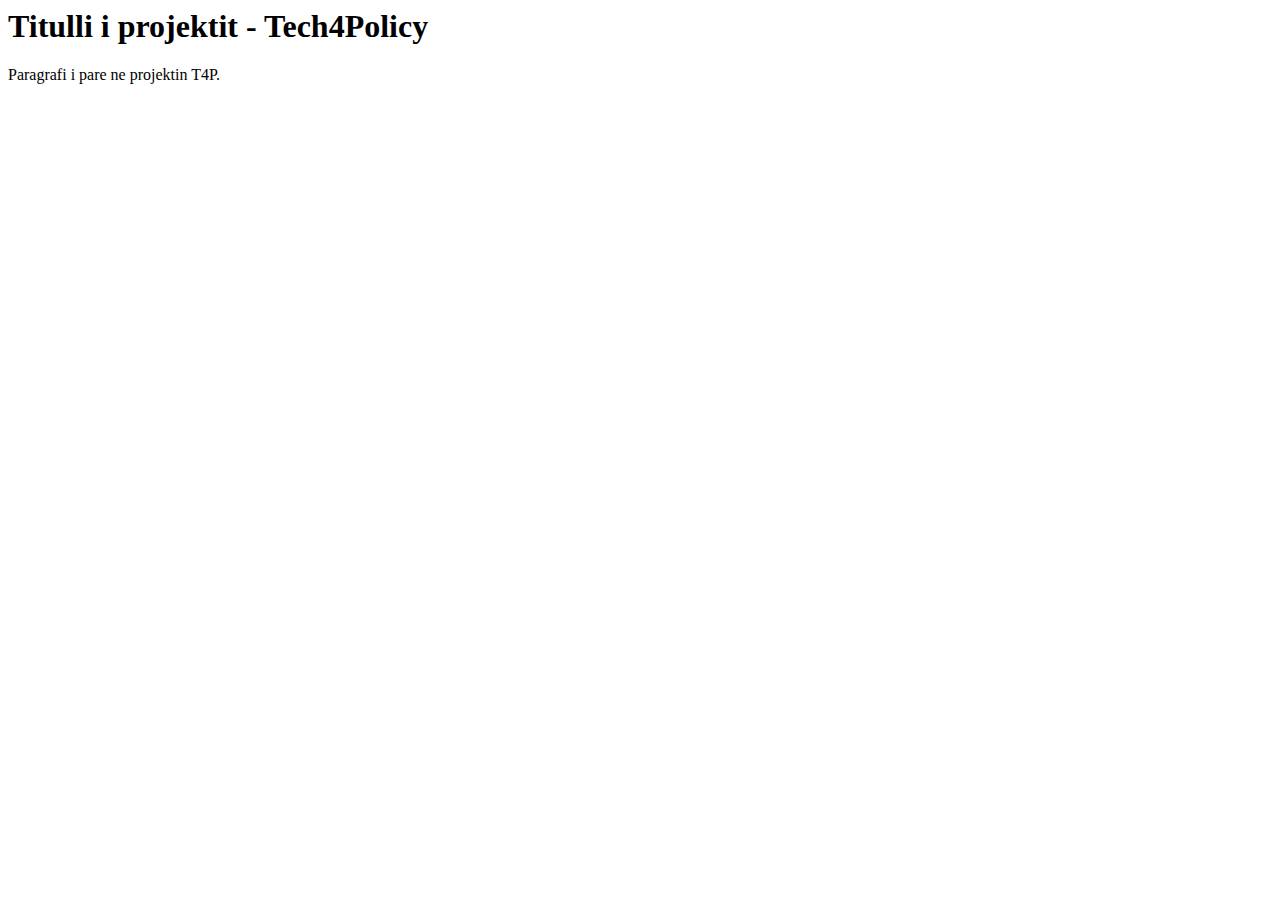
<file: Index.HTML>
<html>
  <head>
    <title>ProjektiT4P</title>
  </head>
   <body>
     <h1>Titulli i projektit - Tech4Policy</h1>
      <p>Paragrafi i pare ne projektin T4P.</p>
    
   </body>
      
      



</html>
</file>
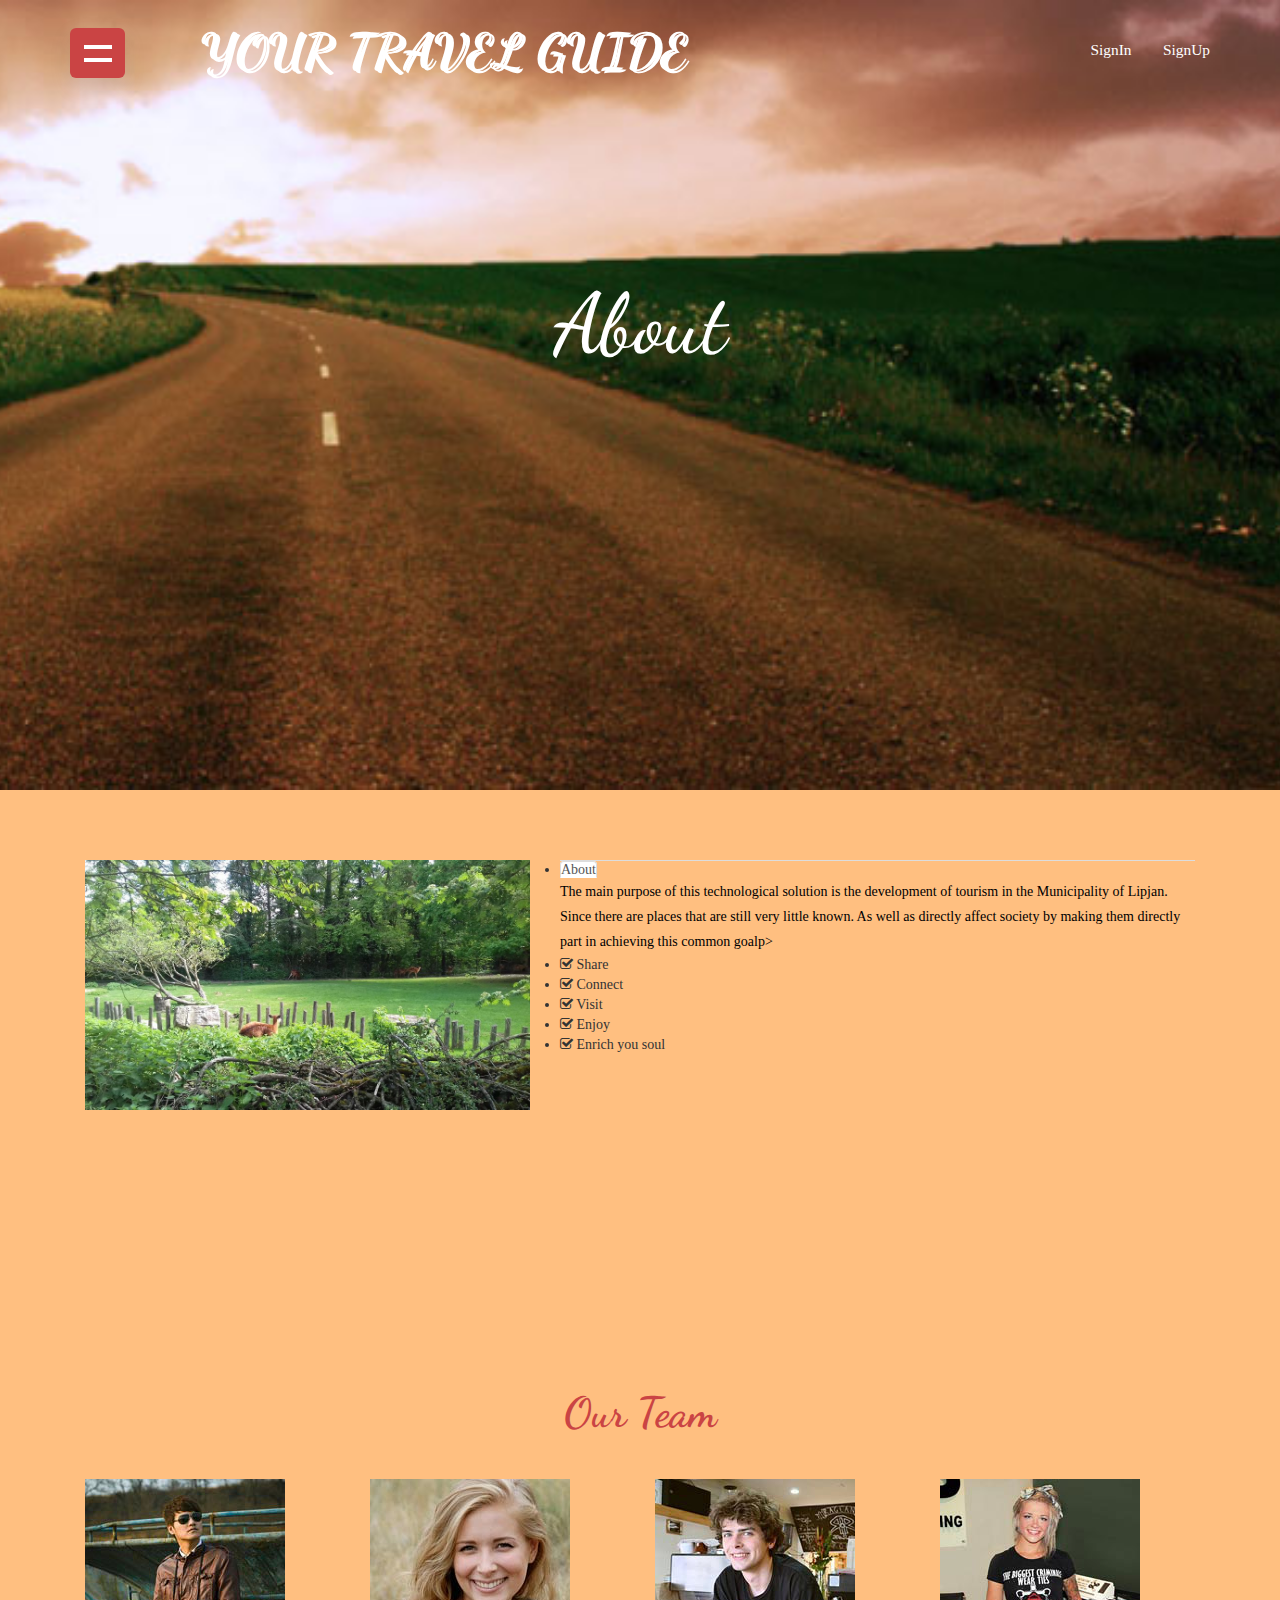
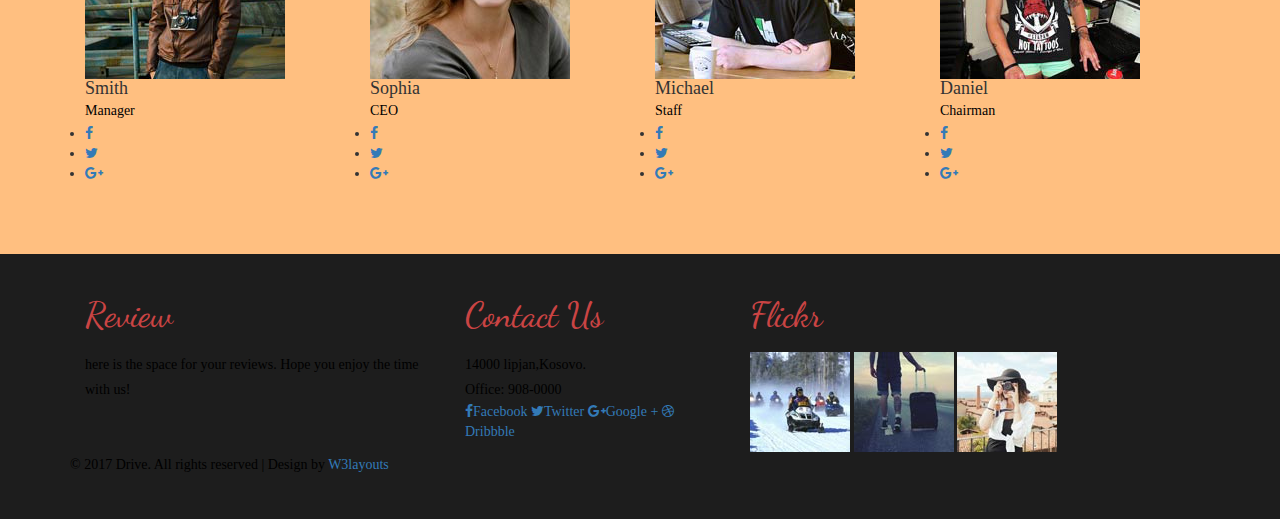
<file: about.html>
<!--
Author: W3layouts
Author URL: http://w3layouts.com
License: Creative Commons Attribution 3.0 Unported
License URL: http://creativecommons.org/licenses/by/3.0/
-->
<!DOCTYPE html>
<html lang="en">
<head>
<title>Drive a Travel Category Flat Bootstrap Responsive website Template | About :: w3layouts</title>
<meta name="viewport" content="width=device-width, initial-scale=1">
<meta http-equiv="Content-Type" content="text/html; charset=utf-8" />
<meta name="keywords" content="Drive Responsive web template, Bootstrap Web Templates, Flat Web Templates, Android Compatible web template, 
	SmartPhone Compatible web template, free WebDesigns for Nokia, Samsung, LG, Sony Ericsson, Motorola web design" />
<script type="application/x-javascript"> addEventListener("load", function() { setTimeout(hideURLbar, 0); }, false); function hideURLbar(){ window.scrollTo(0,1); } </script>
<!-- Custom Theme files -->
<link href="css/bootstrap.css" type="text/css" rel="stylesheet" media="all">
<link href="css/style.css" type="text/css" rel="stylesheet" media="all">  
<link href="css/font-awesome.css" rel="stylesheet"> 			<!-- font-awesome icons --> 
<!-- //Custom Theme files -->  
<!-- js -->
<script src="js/jquery-2.2.3.min.js"></script>  
<script src="js/smoothscroll.min.js"></script> 
<!-- //js -->
<!-- web-fonts -->  
<link href="//fonts.googleapis.com/css?family=Dancing+Script:400,700" rel="stylesheet">
<link href='//fonts.googleapis.com/css?family=Roboto:400,100,100italic,300,300italic,400italic,500,500italic,700,700italic,900,900italic' rel='stylesheet' type='text/css'>
<!-- //web-fonts --> 
</head>
<body>
	<!-- banner -->
	<div class="banner w3about">
		<!-- header -->
			<div class="header">
			<div class="container">
				<div class="header-w3lsrow"> 
					<div class="menu"> 
						<div class="toggle"></div> 
						<ul class="w3nav">
							<li><a href="index.html"> Home</a></li>
							<li><a href="about.html"> About</a></li> 
							<li><a href="gallery.html"> Gallery</a></li> 
							<li><a href="#" class="dropdown-toggle" data-toggle="dropdown" role="button" aria-haspopup="true" aria-expanded="false">Hotels<span class="caret"></span></a>
								<ul class="dropdown-menu">
									<li><a href="icons.html">Hotel Gracanica</a></li>
									<li><a href="codes.html">Hotel Anija</a></li>   
									<li><a href="icons.html">Hotel Mandarina</a></li>  
								</ul>
							</li> 
							<li><a 
							<li><a href="#" class="dropdown-toggle" data-toggle="dropdown" role="button" aria-haspopup="true" aria-expanded="false">Transport <span class="caret"></span></a>
								<ul class="dropdown-menu">
									<li><a href="icons.html">bus timetable</a></li>
									<li><a href="codes.html">train timetable</a></li>
									<li><a href="codes.html">taxi</a></li>      
									<li><a href="icons.html">Rent a Car</a></li>     
								</ul>
							</li> 
							<li><a href="#" class="dropdown-toggle" data-toggle="dropdown" role="button" aria-haspopup="true" aria-expanded="false">Restaurants<span class="caret"></span></a>
								<ul class="dropdown-menu">
									<li><a href="icons.html">Restaurant Gracanica</a></li>
									<li><a href="icons.html">Restaurant Pauna</a></li>
									<li><a href="icons.html">Restaurant Rozafa</a></li>
						</ul>
						</li>
						<div class="clearfix"> </div>
					</div> 
					<div class="logo">
						<h1><a href="index.html">Your Travel Guide</a></h1>
					</div>  
					<div class="header-right">   
						<ul>
							<li><a href="signin.html">SignIn</a></li>
							<li><a href="signup.html">SignUp</a></li> 
						</ul>
						<div class="clearfix"> </div> 
					</div>
					<div class="clearfix"> </div>
				</div>
			</div>
		</div>
		<!-- //header --> 
		<!-- banner-text -->
		<div class="banner-text"> 
			<div class="container"> 
				<div class="banner-w3lstext">
					<h2>About</h2>
				</div> 	 
			</div>
		</div>
		<!-- //banner-text --> 
	</div>
	<!-- //banner -->
	<!-- about -->
	<div class="about">
		<div class="container"> 
			<div class="about-w3ls-row"> 
				<div class="col-md-5 about-left">
					<img src="images/img1.jpg" class="img-responsive" alt=""/>
				</div>
				<div class="col-md-7 about-right"> 
					<div class="about-agile-row">
						<div class="bs-example bs-example-tabs" role="tabpanel" data-example-id="togglable-tabs">
							<ul id="myTab" class=" nav-tabs" role="tablist">
								<li role="presentation" class="active"><a href="#home" id="home-tab" role="tab" data-toggle="tab" aria-controls="home" aria-expanded="true">About</a></li>
								
							</ul> 
							<div class="clearfix"> </div>
							<div id="myTabContent" class="tab-content">
								<div role="tabpanel" class="tab-pane fade in active" id="home" aria-labelledby="home-tab">
									<div class="tabcontent-grids">
										<p>The main purpose of this technological solution is the development of tourism in the Municipality of Lipjan. Since there are places that are still very little known. As well as directly affect society by making them directly part in achieving this common goalp>
										<ul>
											<li><i class="fa fa-check-square-o"></i> Share  </li>
											<li><i class="fa fa-check-square-o"></i> Connect</li>
											<li><i class="fa fa-check-square-o"></i> Visit</li>
											<li><i class="fa fa-check-square-o"></i> Enjoy </li> 
											<li><i class="fa fa-check-square-o"></i> Enrich you soul</li>
										</ul>
									</div>
								</div>
								<div role="tabpanel" class="tab-pane fade" id="carl" aria-labelledby="carl-tab">
									<div class="tabcontent-grids">
										<p>Lorem ipsum dolor sit amet, consectetur adipiscing elit. Sed tincidunt lorem sed velit fermentum lobortis.Excepteur sint occaecat 
											cupidatat non proident, sunt in culpa qui officia deserunt mollit, Excepteur sint occaecat 
											cupidatat non proident, sunt in culpa qui officia deserunt mollit anim
											anim id est laborum. Fusce eu semper lacus, eget placerat mauris. Sed lectus tellus, sodales id elit a, feugiat porttitor nulla. Sed porta magna vitae nisl vulputate lacinia. Morbi malesuada sollicitudin tortor, vitae pharetra nunc lacinia eget. Nulla ornare purus nunc, ut dapibus leo sodales adipiscing. Praesent sit amet justo diam. Quisque sagittis egestas sem vitae vestibulum. Quisque nec lacus ornare, volutpat arcu in, lacinia dolor.</p>
									</div>
								</div>
								<div class="clearfix"> </div>
							</div>
						</div>
					</div>
				</div> 
				<div class="clearfix"> </div> 
			</div>
		</div>
	</div>
	<!-- //about -->
	<!-- services -->
	<div class="services agileits-bar"> 
		<div class="container">	 
			
				<!-- bar-js -->
				<script src="js/bars.js"></script>
				<!-- //bar-js --> 	
			</div>	 			
		</div>	 			
	</div>			
	<!-- //services -->
	<!-- team -->
	<div class="team agileits">
		<div class="team-info">
			<div class="container">
				<h3 class="w3agileits-title">Our Team</h3> 
				<div class="team-row">
					<div class="col-md-3 col-sm-6 col-xs-6 team-grids">
						<div class="team-agile-img"> 
							<a href="#"><img src="images/t1.jpg" alt="img"></a>
							<div class="view-caption">
								<div class="w3ls-info">
									<h4>Smith</h4> 
									<p>Manager</p>
								</div>
								<ul>
									<li><a href="#"><span class="fa fa-facebook"></span></a></li>
									<li><a href="#"><span class="fa fa-twitter"></span></a></li>
									<li><a href="#"><span class="fa fa-google-plus"></span></a></li>
								</ul>
							</div>    
						</div>
					</div>					
					<div class="col-md-3 col-sm-6 col-xs-6 team-grids">
						<div class="team-agile-img"> 
							<a href="#"><img src="images/t2.jpg" alt="img"></a>
							<div class="view-caption">
								<div class="w3ls-info">
									<h4>Sophia </h4> 
									<p>CEO</p>
								</div>
								<ul>
									<li><a href="#"><span class="fa fa-facebook"></span></a></li>
									<li><a href="#"><span class="fa fa-twitter"></span></a></li>
									<li><a href="#"><span class="fa fa-google-plus"></span></a></li>
								</ul>
							</div>    
						</div>
					</div>
					<div class="col-md-3 col-sm-6 col-xs-6 team-grids">
						<div class="team-agile-img"> 
							<a href="#"><img src="images/t3.jpg" alt="img"></a>
							<div class="view-caption">
								<div class="w3ls-info">
									<h4>Michael</h4> 
									<p>Staff</p>
								</div>
								<ul>
									<li><a href="#"><span class="fa fa-facebook"></span></a></li>
									<li><a href="#"><span class="fa fa-twitter"></span></a></li>
									<li><a href="#"><span class="fa fa-google-plus"></span></a></li>
								</ul>
							</div>    
						</div>
					</div>
					<div class="col-md-3 col-sm-6 col-xs-6 team-grids">
						<div class="team-agile-img"> 
							<a href="#"><img src="images/t4.jpg" alt="img"></a>
							<div class="view-caption">
								<div class="w3ls-info">
									<h4>Daniel</h4> 
									<p>Chairman</p>
								</div>
								<ul>
									<li><a href="#"><span class="fa fa-facebook"></span></a></li>
									<li><a href="#"><span class="fa fa-twitter"></span></a></li>
									<li><a href="#"><span class="fa fa-google-plus"></span></a></li>
								</ul>
							</div>    
						</div>
					</div>
					<div class="clearfix"> </div>
				</div>
			</div>
		</div>
	</div>
	<!-- //team -->   
	<!-- footer -->
	<div class="footer">
		<div class="container">
			<div class="col-md-4 footer-grids">
				<h3>Review</h3>
				<p>here is the space for your reviews. Hope you enjoy the time with us! </p>
			</div>
			<div class="col-md-3 footer-grids">
				<h3>Contact Us</h3>
				<p>14000 lipjan,Kosovo.<br>
					<span>Office: 908-0000</span>
				</p>
				<div class="footer-bottom">
					<a href="#"><i class="fa fa-facebook"> </i><span>Facebook</span></a>
					<a href="#"><i class="fa fa-twitter"> </i><span>Twitter</span></a>
					<a href="#"><i class="fa fa-google-plus"> </i><span>Google +</span></a>
					<a href="#"><i class="fa fa-dribbble"> </i><span>Dribbble</span></a>
				</div>
			</div>
			<div class="col-md-5 footer-grids">
				<h3>Flickr</h3>
				<a  class="footer-img" href=""><img src="images/i4.jpg" alt=""></a>
				<a class="footer-img" href=""><img src="images/i2.jpg" alt=""></a>
				<a class="footer-img" href=""><img src="images/i3.jpg" alt=""></a>
			</div>
			<div class="clearfix"> </div>
			<div class="footer-copy">
				<p>© 2017 Drive. All rights reserved | Design by <a href="http://w3layouts.com">W3layouts</a></p>
			</div>
		</div>
	</div>
	<!-- //footer --> 
	<!-- menu js -->
	<script>
		$('.toggle').on('click', function() {
			$('.menu').toggleClass('open');  
			$('.w3nav').toggleClass('show-w3nav');  
			$('.w3nav a').toggleClass('show-w3nav-link');  
			$('.toggle').toggleClass('close');  
		});
	</script>
	<!-- //menu js -->
	<!-- start-smooth-scrolling -->
	<script type="text/javascript" src="js/move-top.js"></script>
	<script type="text/javascript" src="js/easing.js"></script>	
	<script type="text/javascript">
			jQuery(document).ready(function($) {
				$(".scroll").click(function(event){		
					event.preventDefault();
			
			$('html,body').animate({scrollTop:$(this.hash).offset().top},1000);
				});
			});
	</script>
	<!-- //end-smooth-scrolling -->	
	<!-- smooth-scrolling-of-move-up -->
	<script type="text/javascript">
		$(document).ready(function() {
			/*
			var defaults = {
				containerID: 'toTop', // fading element id
				containerHoverID: 'toTopHover', // fading element hover id
				scrollSpeed: 1200,
				easingType: 'linear' 
			};
			*/
			
			$().UItoTop({ easingType: 'easeOutQuart' });
			
		});
	</script>
	<!-- //smooth-scrolling-of-move-up --> 
	<!-- Bootstrap core JavaScript
    ================================================== -->
    <!-- Placed at the end of the document so the pages load faster -->
    <script src="js/bootstrap.js"></script>
</body>
</html>
</file>
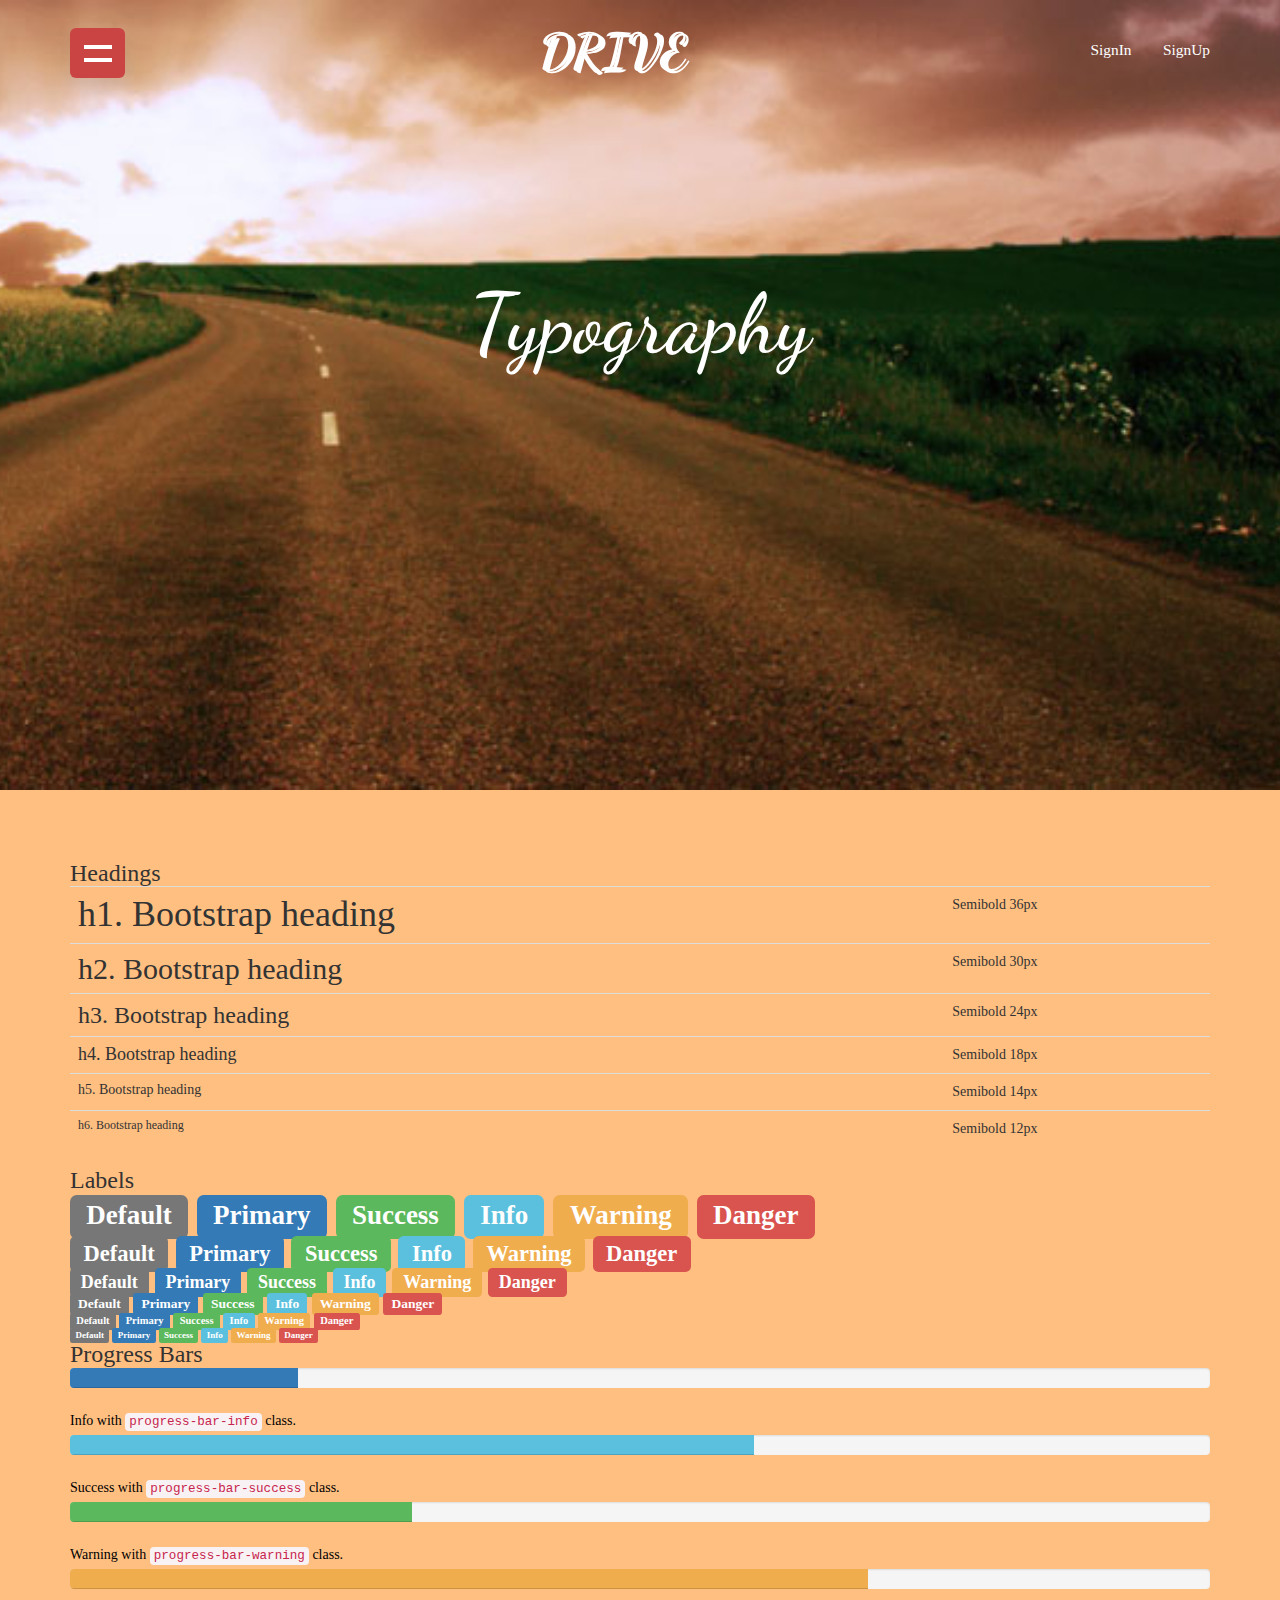
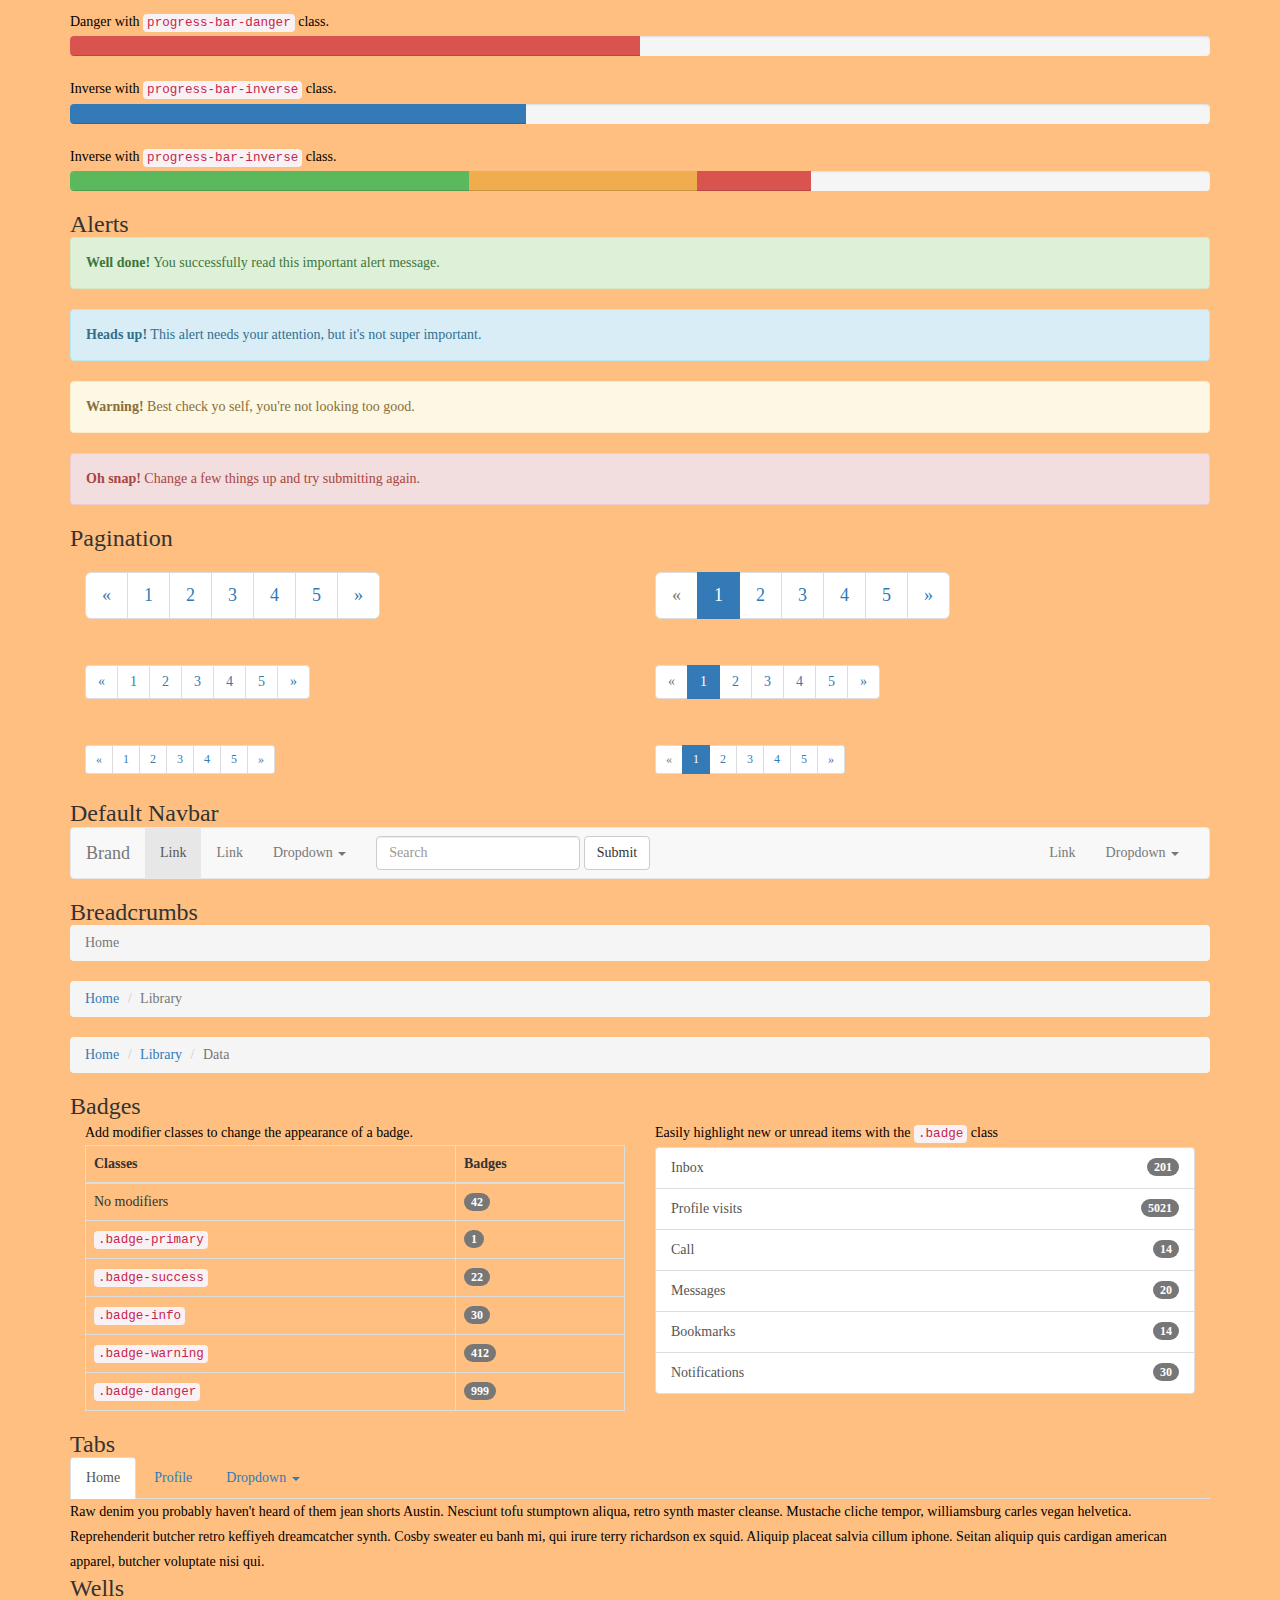
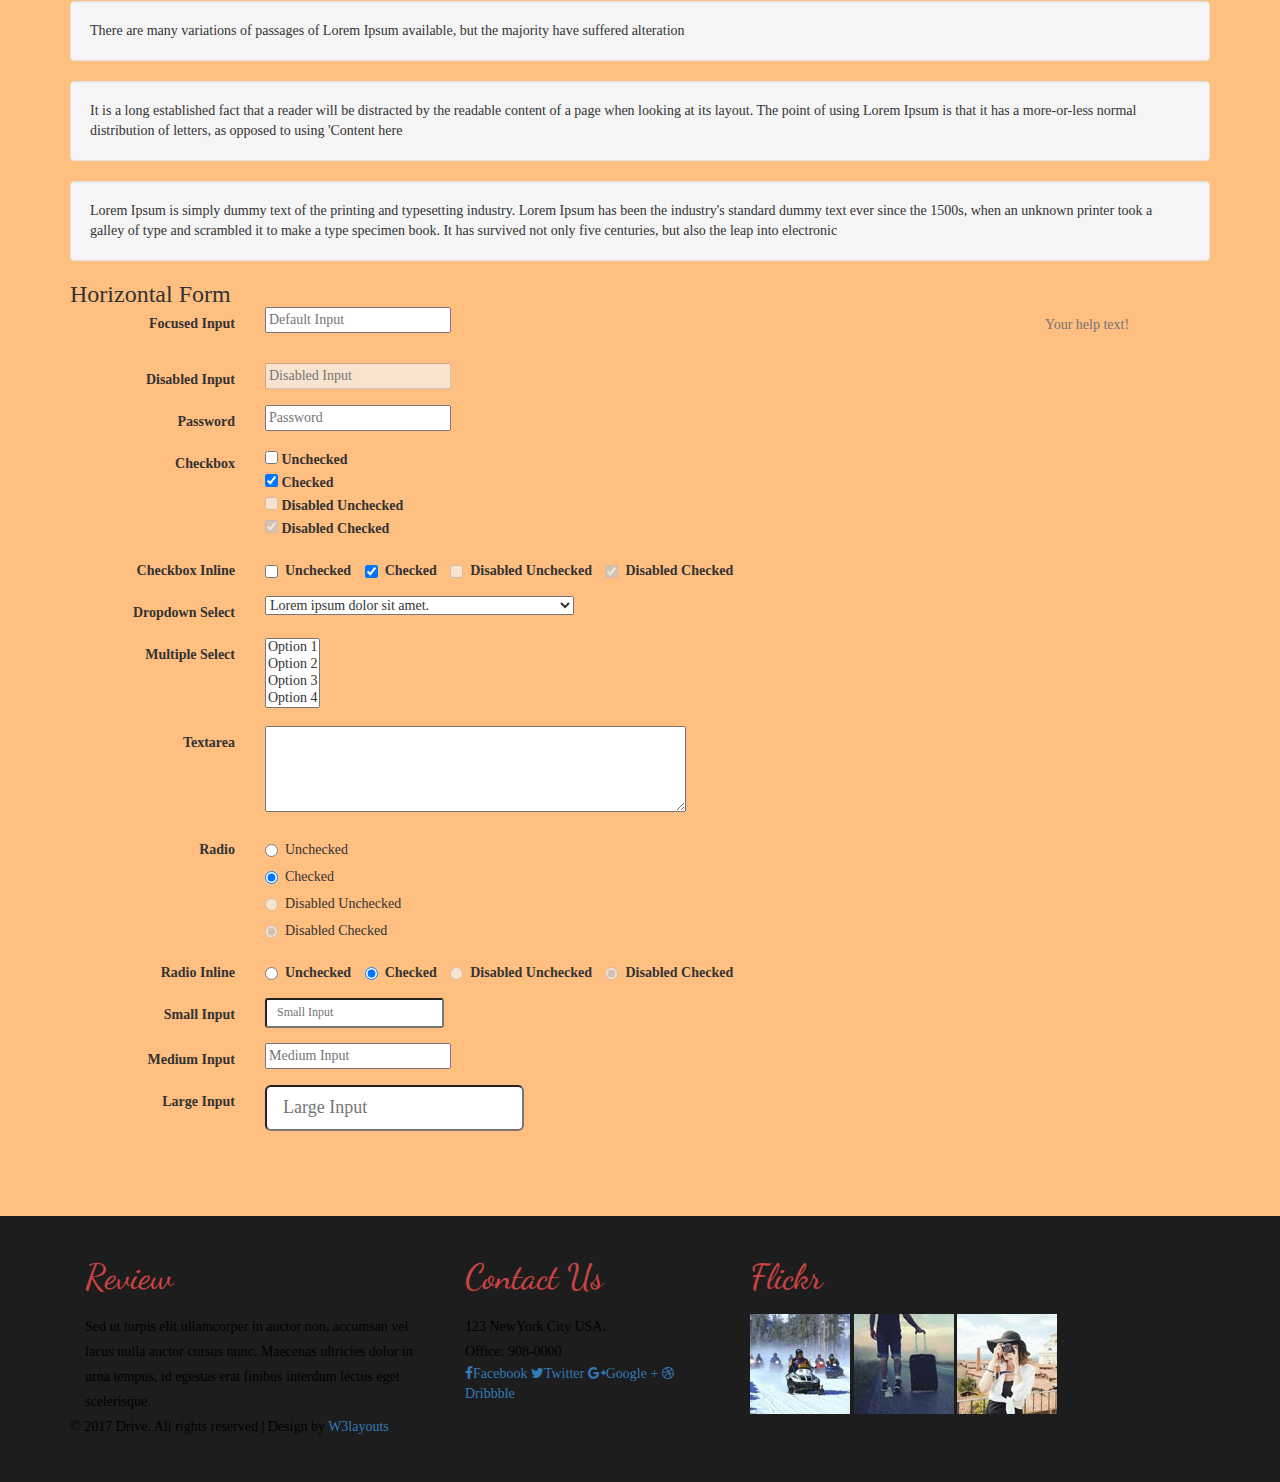
<file: codes.html>
<!--
Author: W3layouts
Author URL: http://w3layouts.com
License: Creative Commons Attribution 3.0 Unported
License URL: http://creativecommons.org/licenses/by/3.0/
-->
<!DOCTYPE html>
<html lang="en">
<head>
<title>Drive a Travel Category Flat Bootstrap Responsive website Template | Codes :: w3layouts</title>
<meta name="viewport" content="width=device-width, initial-scale=1">
<meta http-equiv="Content-Type" content="text/html; charset=utf-8" />
<meta name="keywords" content="Drive Responsive web template, Bootstrap Web Templates, Flat Web Templates, Android Compatible web template, 
	SmartPhone Compatible web template, free WebDesigns for Nokia, Samsung, LG, Sony Ericsson, Motorola web design" />
<script type="application/x-javascript"> addEventListener("load", function() { setTimeout(hideURLbar, 0); }, false); function hideURLbar(){ window.scrollTo(0,1); } </script>
<!-- Custom Theme files -->
<link href="css/bootstrap.css" type="text/css" rel="stylesheet" media="all">
<link href="css/style.css" type="text/css" rel="stylesheet" media="all">  
<link href="css/font-awesome.css" rel="stylesheet"> 			<!-- font-awesome icons --> 
<!-- //Custom Theme files -->  
<!-- js -->
<script src="js/jquery-2.2.3.min.js"></script>  
<script src="js/smoothscroll.min.js"></script> 
<!-- //js -->
<!-- web-fonts -->  
<link href="//fonts.googleapis.com/css?family=Dancing+Script:400,700" rel="stylesheet">
<link href='//fonts.googleapis.com/css?family=Roboto:400,100,100italic,300,300italic,400italic,500,500italic,700,700italic,900,900italic' rel='stylesheet' type='text/css'>
<!-- //web-fonts --> 
</head>
<body>
	<!-- banner -->
	<div class="banner w3about">
		<!-- header -->
		<div class="header">
			<div class="container">
				<div class="header-w3lsrow"> 
					<div class="menu"> 
						<div class="toggle"></div> 
						<ul class="w3nav">
							<li><a href="index.html"> Home</a></li>
							<li><a href="about.html"> About</a></li> 
							<li><a href="gallery.html"> Gallery</a></li> 
							<li><a href="#" class="dropdown-toggle" data-toggle="dropdown" role="button" aria-haspopup="true" aria-expanded="false">Short Codes <span class="caret"></span></a>
								<ul class="dropdown-menu">
									<li><a href="icons.html">Web Icons</a></li>
									<li><a class="active" href="codes.html">Typography</a></li>     
								</ul>
							</li> 
							<li><a href="contact.html"> Contact Us</a></li>
						</ul>
						<div class="clearfix"> </div>
					</div> 
					<div class="logo">
						<h1><a href="index.html">Drive</a></h1>
					</div>  
					<div class="header-right">   
						<ul>
							<li><a href="signin.html">SignIn</a></li>
							<li><a href="signup.html">SignUp</a></li> 
						</ul>
						<div class="clearfix"> </div> 
					</div>
					<div class="clearfix"> </div>
				</div>
			</div>
		</div>
		<!-- //header --> 
		<!-- banner-text -->
		<div class="banner-text"> 
			<div class="container"> 
				<div class="banner-w3lstext">
					<h2>Typography</h2>
				</div> 	 
			</div>
		</div>
		<!-- //banner-text --> 
	</div>
	<!-- //banner -->
	<!-- short codes -->
	<div class="codes">
		<div class="container"> 
			<div class="grid_3 grid_4 ">
				<h3 class="w3ls-hdg">Headings</h3>
				<div class="bs-example w3layouts">
					<table class="table">
						<tbody>
							<tr>
								<td><h1 id="h1.-bootstrap-heading">h1. Bootstrap heading<a class="anchorjs-link" href="#h1.-bootstrap-heading"><span class="anchorjs-icon"></span></a></h1></td>
								<td class="type-info w3l">Semibold 36px</td>
							</tr>
							<tr>
								<td><h2 id="h2.-bootstrap-heading">h2. Bootstrap heading<a class="anchorjs-link" href="#h2.-bootstrap-heading"><span class="anchorjs-icon"></span></a></h2></td>
								<td class="type-info w3l">Semibold 30px</td>
							</tr>
							<tr>
								<td><h3 id="h3.-bootstrap-heading">h3. Bootstrap heading<a class="anchorjs-link" href="#h3.-bootstrap-heading"><span class="anchorjs-icon"></span></a></h3></td>
								<td class="type-info w3l">Semibold 24px</td>
							</tr>
							<tr>
								<td><h4 id="h4.-bootstrap-heading">h4. Bootstrap heading<a class="anchorjs-link" href="#h4.-bootstrap-heading"><span class="anchorjs-icon"></span></a></h4></td>
								<td class="type-info w3l">Semibold 18px</td>
							</tr>
							<tr>
								<td><h5 id="h5.-bootstrap-heading">h5. Bootstrap heading<a class="anchorjs-link" href="#h5.-bootstrap-heading"><span class="anchorjs-icon"></span></a></h5></td>
								<td class="type-info w3l">Semibold 14px</td>
							</tr>
							<tr>
								<td><h6>h6. Bootstrap heading</h6></td>
								<td class="type-info w3l">Semibold 12px</td>
							</tr>
						</tbody>
					</table>
				</div>	
			</div>
			<div class="grid_3 grid_5">
				<h3 class="w3ls-hdg">Labels</h3>
				<div class="but_list w3layouts">
					<h1>
						<span class="label label-default">Default</span>
						<span class="label label-primary">Primary</span>
						<span class="label label-success">Success</span>
						<span class="label label-info">Info</span>
						<span class="label label-warning">Warning</span>
						<span class="label label-danger">Danger</span>
					</h1>
					<h2>
						<span class="label label-default">Default</span>
						<span class="label label-primary">Primary</span>
						<span class="label label-success">Success</span>
						<span class="label label-info">Info</span>
						<span class="label label-warning">Warning</span>
						<span class="label label-danger">Danger</span>
					</h2>
					<h3>
						<span class="label label-default">Default</span>
						<span class="label label-primary">Primary</span>
						<span class="label label-success">Success</span>
						<span class="label label-info">Info</span>
						<span class="label label-warning">Warning</span>
						<span class="label label-danger">Danger</span>
					</h3>
					<h4>
						<span class="label label-default">Default</span>
						<span class="label label-primary">Primary</span>
						<span class="label label-success">Success</span>
						<span class="label label-info">Info</span>
						<span class="label label-warning">Warning</span>
						<span class="label label-danger">Danger</span>
					</h4>
					<h5>
						<span class="label label-default">Default</span>
						<span class="label label-primary">Primary</span>
						<span class="label label-success">Success</span>
						<span class="label label-info">Info</span>
						<span class="label label-warning">Warning</span>
						<span class="label label-danger">Danger</span>
					</h5>
					<h6>
						<span class="label label-default">Default</span>
						<span class="label label-primary">Primary</span>
						<span class="label label-success">Success</span>
						<span class="label label-info">Info</span>
						<span class="label label-warning">Warning</span>
						<span class="label label-danger">Danger</span>
					</h6>
				</div>
			</div>
			<div class="grid_3 grid_5 w3-agileits">
				<h3 class="w3ls-hdg">Progress Bars</h3>
				<div class="tab-content">
					<div class="tab-pane active" id="domprogress">
						<div class="progress w3-agileits">    
							<div class="progress-bar progress-bar-primary" style="width: 20%"></div>
						</div>
						<p>Info with <code>progress-bar-info</code> class.</p>
						<div class="progress w3-agileits">    
							<div class="progress-bar progress-bar-info" style="width: 60%"></div>
						</div>
						<p>Success with <code>progress-bar-success</code> class.</p>
						<div class="progress w3-agileits">
							<div class="progress-bar progress-bar-success" style="width: 30%"></div>
						</div>
						<p>Warning with <code>progress-bar-warning</code> class.</p>
						<div class="progress w3-agileits">
							<div class="progress-bar progress-bar-warning" style="width: 70%"></div>
						</div>
						<p>Danger with <code>progress-bar-danger</code> class.</p>
						<div class="progress w3-agileits">
							<div class="progress-bar progress-bar-danger" style="width: 50%"></div>
						</div>
						<p>Inverse with <code>progress-bar-inverse</code> class.</p>
						<div class="progress w3-agileits">
							<div class="progress-bar progress-bar-inverse" style="width: 40%"></div>
						</div>
						<p>Inverse with <code>progress-bar-inverse</code> class.</p>
						<div class="progress w3-agileits">
							<div class="progress-bar progress-bar-success" style="width: 35%"><span class="sr-only">35% Complete (success)</span></div>
							<div class="progress-bar progress-bar-warning" style="width: 20%"><span class="sr-only">20% Complete (warning)</span></div>
							<div class="progress-bar progress-bar-danger" style="width: 10%"><span class="sr-only">10% Complete (danger)</span></div>
						</div>
					</div>
				</div>
			</div>
			<div class="grid_3 grid_5 w3-agileits">
				<h3 class="w3ls-hdg">Alerts</h3>
				<div class="alert alert-success" role="alert">
					<strong>Well done!</strong> You successfully read this important alert message.
				</div>
				<div class="alert alert-info" role="alert">
					<strong>Heads up!</strong> This alert needs your attention, but it's not super important.
				</div>
				<div class="alert alert-warning" role="alert">
					<strong>Warning!</strong> Best check yo self, you're not looking too good.
				</div>
				<div class="alert alert-danger" role="alert">
					<strong>Oh snap!</strong> Change a few things up and try submitting again.
				</div>
			</div>
			<div class="grid_3 grid_5">
				<h3 class="w3ls-hdg">Pagination</h3>
				<div class="col-md-6 page_1 agileits-w3layouts">
					<nav>
						<ul class="pagination pagination-lg">
							<li><a href="#" aria-label="Previous"><span aria-hidden="true">«</span></a></li>
							<li><a href="#">1</a></li>
							<li><a href="#">2</a></li>
							<li><a href="#">3</a></li>
							<li><a href="#">4</a></li>
							<li><a href="#">5</a></li>
							<li><a href="#" aria-label="Next"><span aria-hidden="true">»</span></a></li>
						</ul>
					</nav>
					<nav>
						<ul class="pagination">
							<li><a href="#" aria-label="Previous"><span aria-hidden="true">«</span></a></li>
							<li><a href="#">1</a></li>
							<li><a href="#">2</a></li>
							<li><a href="#">3</a></li>
							<li><a href="#">4</a></li>
							<li><a href="#">5</a></li>
							<li><a href="#" aria-label="Next"><span aria-hidden="true">»</span></a></li>
						</ul>
					</nav>
					<nav>
						<ul class="pagination pagination-sm">
							<li><a href="#" aria-label="Previous"><span aria-hidden="true">«</span></a></li>
							<li><a href="#">1</a></li>
							<li><a href="#">2</a></li>
							<li><a href="#">3</a></li>
							<li><a href="#">4</a></li>
							<li><a href="#">5</a></li>
							<li><a href="#" aria-label="Next"><span aria-hidden="true">»</span></a></li>
						</ul>
					</nav>
				</div>
				<div class="col-md-6 page_1 agileits-w3layouts">
					<ul class="pagination pagination-lg">
						<li class="disabled"><a href="#"><span aria-hidden="true">«</span></a></li>
						<li class="active"><a href="#">1</a></li>
						<li><a href="#">2</a></li>
						<li><a href="#">3</a></li>
						<li><a href="#">4</a></li>
						<li><a href="#">5</a></li>
						<li><a href="#"><span aria-hidden="true">»</span></a></li>
					</ul>
					<nav>
						<ul class="pagination">
							<li class="disabled"><a href="#" aria-label="Previous"><span aria-hidden="true">«</span></a></li>
							<li class="active"><a href="#">1 <span class="sr-only">(current)</span></a></li>
							<li><a href="#">2</a></li>
							<li><a href="#">3</a></li>
							<li><a href="#">4</a></li>
							<li><a href="#">5</a></li>
							<li><a href="#" aria-label="Next"><span aria-hidden="true">»</span></a></li>
						</ul>
					</nav>
					<ul class="pagination pagination-sm agile">
						<li class="disabled"><a href="#"><span aria-hidden="true">«</span></a></li>
						<li class="active"><a href="#">1</a></li>
						<li><a href="#">2</a></li>
						<li><a href="#">3</a></li>
						<li><a href="#">4</a></li>
						<li><a href="#">5</a></li>
						<li><a href="#"><span aria-hidden="true">»</span></a></li>
					</ul>
				</div>
				<div class="clearfix"> </div>
			</div>
			<div class="grid_3 grid_5 agile">
				<h3 class="w3ls-hdg">Default Navbar</h3>
				<div class="bs-example w3layouts" data-example-id="default-navbar"> 
					<nav class="navbar navbar-default"> 
						<div class="container-fluid"> 
							<div class="navbar-header"> 
								<button type="button" class="navbar-toggle collapsed" data-toggle="collapse" data-target="#bs-example-navbar-collapse-1" aria-expanded="false"> <span class="sr-only">Toggle navigation</span> <span class="icon-bar"></span> <span class="icon-bar"></span> <span class="icon-bar"></span> </button> 
								<a href="#" class="navbar-brand">Brand</a> 
							</div> 
							<div class="navbar-collapse collapse" id="bs-example-navbar-collapse-1" aria-expanded="false" style="height: 1px;"> 
								<ul class="nav navbar-nav  agile"> 
									<li class="active"><a href="#">Link <span class="sr-only">(current)</span></a></li> 
									<li><a href="#">Link</a></li> 
									<li class="dropdown"> 
										<a href="#" class="dropdown-toggle" data-toggle="dropdown" role="button" aria-haspopup="true" aria-expanded="false">Dropdown <span class="caret"></span></a> <ul class="dropdown-menu"> <li><a href="#">Action</a></li> <li><a href="#">Another action</a></li>
										<li><a href="#">Something else here</a></li>  
										<li role="separator" class="divider"></li> 
										<li><a href="#">Separated link</a></li> 
										<li role="separator" class="divider"></li> 
										<li><a href="#">One more separated link</a></li> </ul> 
									</li> 
								</ul> 
								<form class="navbar-form navbar-left"> 
									<div class="form-group w3-agile"><input class="form-control" placeholder="Search"></div> 
									<button type="submit" class="btn btn-default">Submit</button> 
								</form> 
								<ul class="nav navbar-nav navbar-right"> 
									<li><a href="#">Link</a></li> 
									<li class="dropdown w3-agile"> <a href="#" class="dropdown-toggle" data-toggle="dropdown" role="button" aria-haspopup="true" aria-expanded="false">Dropdown <span class="caret"></span></a> 
										<ul class="dropdown-menu"> 
											<li><a href="#">Action</a></li> 
											<li><a href="#">Another action</a></li> 
											<li><a href="#">Something else here</a></li> 
											<li role="separator" class="divider w3-agile"></li> 
											<li><a href="#">Separated link</a></li> 
										</ul> 
									</li> 
								</ul>
							</div> 
						</div> 
					</nav> 
				</div>
			</div> 
			<div class="grid_3 grid_5 ">
				<h3 class="w3ls-hdg w3layouts ">Breadcrumbs</h3>
				<ol class="breadcrumb">
					<li class="active">Home</li>
				</ol>
				<ol class="breadcrumb">
					<li><a href="#">Home</a></li>
					<li class="active">Library</li>
				</ol>
				<ol class="breadcrumb">
					<li><a href="#">Home</a></li>
					<li><a href="#">Library</a></li>
					<li class="active">Data</li>
				</ol>
			</div>
			<div class="grid_3 grid_5 ">
				<h3 class="w3ls-hdg">Badges</h3>
				<div class="col-md-6">
					<p>Add modifier classes to change the appearance of a badge.</p>
					<table class="table table-bordered">
						<thead>
							<tr>
								<th>Classes</th>
								<th>Badges</th>
							</tr>
						</thead>
						<tbody>
							<tr>
								<td>No modifiers</td>
								<td><span class="badge">42</span></td>
							</tr>
							<tr>
								<td><code>.badge-primary</code></td>
								<td><span class="badge badge-primary">1</span></td>
							</tr>
							<tr>
								<td><code>.badge-success</code></td>
								<td><span class="badge badge-success">22</span></td>
							</tr>
							<tr>
								<td><code>.badge-info</code></td>
								<td><span class="badge badge-info">30</span></td>
							</tr>
							<tr>
								<td><code>.badge-warning</code></td>
								<td><span class="badge badge-warning">412</span></td>
							</tr>
							<tr>
								<td><code>.badge-danger</code></td>
								<td><span class="badge badge-danger">999</span></td>
							</tr>
						</tbody>
					</table>                    
				</div>
				<div class="col-md-6">
					<p>Easily highlight new or unread items with the <code>.badge</code> class</p>
					<div class="list-group list-group-alternate"> 
						<a href="#" class="list-group-item"><span class="badge">201</span> <i class="ti ti-email"></i> Inbox </a> 
						<a href="#" class="list-group-item"><span class="badge badge-primary">5021</span> <i class="ti ti-eye"></i> Profile visits </a> 
						<a href="#" class="list-group-item"><span class="badge">14</span> <i class="ti ti-headphone-alt"></i> Call </a> 
						<a href="#" class="list-group-item"><span class="badge">20</span> <i class="ti ti-comments"></i> Messages </a> 
						<a href="#" class="list-group-item"><span class="badge badge-warning">14</span> <i class="ti ti-bookmark"></i> Bookmarks </a> 
						<a href="#" class="list-group-item"><span class="badge badge-danger">30</span> <i class="ti ti-bell"></i> Notifications </a> 
					</div>
				</div>
				<div class="clearfix"> </div>
			</div>
			<div class="grid_3 grid_5 ">
				<h3 class="w3ls-hdg">Tabs</h3>
				<div class="bs-example bs-example-tabs w3" role="tabpanel" data-example-id="togglable-tabs">
					<ul id="myTab" class="nav nav-tabs" role="tablist">
						<li role="presentation" class="active"><a href="#home" id="home-tab" role="tab" data-toggle="tab" aria-controls="home" aria-expanded="true">Home</a></li>
						<li role="presentation"><a href="#profile" role="tab" id="profile-tab" data-toggle="tab" aria-controls="profile">Profile</a></li>
						<li role="presentation" class="dropdown">
							<a href="#" id="myTabDrop1" class="dropdown-toggle" data-toggle="dropdown" aria-controls="myTabDrop1-contents">Dropdown <span class="caret"></span></a>
							<ul class="dropdown-menu" role="menu" aria-labelledby="myTabDrop1" id="myTabDrop1-contents">
								<li><a href="#dropdown1" tabindex="-1" role="tab" id="dropdown1-tab" data-toggle="tab" aria-controls="dropdown1">@fat</a></li>
								<li><a href="#dropdown2" tabindex="-1" role="tab" id="dropdown2-tab" data-toggle="tab" aria-controls="dropdown2">@mdo</a></li>
							</ul>
						</li>
					</ul>
					<div id="myTabContent" class="tab-content">
						<div role="tabpanel" class="tab-pane fade in active" id="home" aria-labelledby="home-tab">
							<p>Raw denim you probably haven't heard of them jean shorts Austin. Nesciunt tofu stumptown aliqua, retro synth master cleanse. Mustache cliche tempor, williamsburg carles vegan helvetica. Reprehenderit butcher retro keffiyeh dreamcatcher synth. Cosby sweater eu banh mi, qui irure terry richardson ex squid. Aliquip placeat salvia cillum iphone. Seitan aliquip quis cardigan american apparel, butcher voluptate nisi qui.</p>
						</div>
						<div role="tabpanel" class="tab-pane fade w3" id="profile" aria-labelledby="profile-tab">
							<p>Food truck fixie locavore, accusamus mcsweeney's marfa nulla single-origin coffee squid. Exercitation +1 labore velit, blog sartorial PBR leggings next level wes anderson artisan four loko farm-to-table craft beer twee. Qui photo booth letterpress, commodo enim craft beer mlkshk aliquip jean shorts ullamco ad vinyl cillum PBR. Homo nostrud organic, assumenda labore aesthetic magna delectus mollit. Keytar helvetica VHS salvia yr, vero magna velit sapiente labore stumptown. Vegan fanny pack odio cillum wes anderson 8-bit, sustainable jean shorts beard ut DIY ethical culpa terry richardson biodiesel. Art party scenester stumptown, tumblr butcher vero sint qui sapiente accusamus tattooed echo park.</p>
						</div>
						<div role="tabpanel" class="tab-pane fade" id="dropdown1" aria-labelledby="dropdown1-tab">
							<p>Etsy mixtape wayfarers, ethical wes anderson tofu before they sold out mcsweeney's organic lomo retro fanny pack lo-fi farm-to-table readymade. Messenger bag gentrify pitchfork tattooed craft beer, iphone skateboard locavore carles etsy salvia banksy hoodie helvetica. DIY synth PBR banksy irony. Leggings gentrify squid 8-bit cred pitchfork. Williamsburg banh mi whatever gluten-free, carles pitchfork biodiesel fixie etsy retro mlkshk vice blog. Scenester cred you probably haven't heard of them, vinyl craft beer blog stumptown. Pitchfork sustainable tofu synth chambray yr.</p>
						</div>
						<div role="tabpanel" class="tab-pane fade" id="dropdown2" aria-labelledby="dropdown2-tab">
							<p>Trust fund seitan letterpress, keytar raw denim keffiyeh etsy art party before they sold out master cleanse gluten-free squid scenester freegan cosby sweater. Fanny pack portland seitan DIY, art party locavore wolf cliche high life echo park Austin. Cred vinyl keffiyeh DIY salvia PBR, banh mi before they sold out farm-to-table VHS viral locavore cosby sweater. Lomo wolf viral, mustache readymade thundercats keffiyeh craft beer marfa ethical. Wolf salvia freegan, sartorial keffiyeh echo park vegan.</p>
						</div>
					</div>
				</div>
			</div>
			<div class="grid_3 grid_5 w3">
				<h3 class="w3ls-hdg">Wells</h3>
				<div class="well w3l">
					There are many variations of passages of Lorem Ipsum available, but the majority have suffered alteration
				</div>
				<div class="well w3l">
					It is a long established fact that a reader will be distracted by the readable content of a page when looking at its layout. The point of using Lorem Ipsum is that it has a more-or-less normal distribution of letters, as opposed to using 'Content here
				</div>
				<div class="well w3l">
					Lorem Ipsum is simply dummy text of the printing and typesetting industry. Lorem Ipsum has been the industry's standard dummy text ever since the 1500s, when an unknown printer took a galley of type and scrambled it to make a type specimen book. It has survived not only five centuries, but also the leap into electronic
				</div>
			</div> 
			<div class="grid_3 grid_4">
				<h3 class="w3ls-hdg">Horizontal Form</h3>
				<div class="tab-content">
					<div class="tab-pane active" id="horizontal-form">
						<form class="form-horizontal">
							<div class="form-group">
								<label for="focusedinput" class="col-sm-2 control-label">Focused Input</label>
								<div class="col-sm-8">
									<input type="text" class="form-control1" id="focusedinput" placeholder="Default Input">
								</div>
								<div class="col-sm-2 jlkdfj1">
									<p class="help-block">Your help text!</p>
								</div>
							</div>
							<div class="form-group">
								<label for="disabledinput" class="col-sm-2 control-label">Disabled Input</label>
								<div class="col-sm-8">
									<input disabled="" type="text" class="form-control1" id="disabledinput" placeholder="Disabled Input">
								</div>
							</div>
							<div class="form-group">
								<label for="inputPassword" class="col-sm-2 control-label">Password</label>
								<div class="col-sm-8">
									<input type="password" class="form-control1" id="inputPassword" placeholder="Password">
								</div>
							</div>
							<div class="form-group">
								<label for="checkbox" class="col-sm-2 control-label">Checkbox</label>
								<div class="col-sm-8">
									<div class="checkbox-inline1"><label><input type="checkbox"> Unchecked</label></div>
									<div class="checkbox-inline1"><label><input type="checkbox" checked=""> Checked</label></div>
									<div class="checkbox-inline1"><label><input type="checkbox" disabled=""> Disabled Unchecked</label></div>
									<div class="checkbox-inline1"><label><input type="checkbox" disabled="" checked=""> Disabled Checked</label></div>
								</div>
							</div> 
							<div class="form-group">
								<label for="checkbox" class="col-sm-2 control-label">Checkbox Inline</label>
								<div class="col-sm-8">
									<div class="checkbox-inline"><label><input type="checkbox"> Unchecked</label></div>
									<div class="checkbox-inline"><label><input type="checkbox" checked=""> Checked</label></div>
									<div class="checkbox-inline"><label><input type="checkbox" disabled=""> Disabled Unchecked</label></div>
									<div class="checkbox-inline"><label><input type="checkbox" disabled="" checked=""> Disabled Checked</label></div>
								</div>
							</div>
							<div class="form-group">
								<label for="selector1" class="col-sm-2 control-label">Dropdown Select</label>
								<div class="col-sm-8"><select name="selector1" id="selector1" class="form-control1">
									<option>Lorem ipsum dolor sit amet.</option>
									<option>Dolore, ab unde modi est!</option>
									<option>Illum, fuga minus sit eaque.</option>
									<option>Consequatur ducimus maiores voluptatum minima.</option>
								</select></div>
							</div>
							<div class="form-group">
								<label class="col-sm-2 control-label">Multiple Select</label>
								<div class="col-sm-8">
									<select multiple="" class="form-control1">
										<option>Option 1</option>
										<option>Option 2</option>
										<option>Option 3</option>
										<option>Option 4</option>
										<option>Option 5</option>
									</select>
								</div>
							</div>
							<div class="form-group">
								<label for="txtarea1" class="col-sm-2 control-label">Textarea</label>
								<div class="col-sm-8"><textarea name="txtarea1" id="txtarea1" cols="50" rows="4" class="form-control1"></textarea></div>
							</div>
							<div class="form-group">
								<label for="radio" class="col-sm-2 control-label">Radio</label>
								<div class="col-sm-8">
									<div class="radio block"><label><input type="radio"> Unchecked</label></div>
									<div class="radio block"><label><input type="radio" checked=""> Checked</label></div>
									<div class="radio block"><label><input type="radio" disabled=""> Disabled Unchecked</label></div>
									<div class="radio block"><label><input type="radio" disabled="" checked=""> Disabled Checked</label></div>
								</div>
							</div>
							<div class="form-group">
								<label for="radio" class="col-sm-2 control-label">Radio Inline</label>
								<div class="col-sm-8">
									<div class="radio-inline"><label><input type="radio"> Unchecked</label></div>
									<div class="radio-inline"><label><input type="radio" checked=""> Checked</label></div>
									<div class="radio-inline"><label><input type="radio" disabled=""> Disabled Unchecked</label></div>
									<div class="radio-inline"><label><input type="radio" disabled="" checked=""> Disabled Checked</label></div>
								</div>
							</div>
							<div class="form-group">
								<label for="smallinput" class="col-sm-2 control-label label-input-sm">Small Input</label>
								<div class="col-sm-8">
									<input type="text" class="form-control1 input-sm" id="smallinput" placeholder="Small Input">
								</div>
							</div>
							<div class="form-group">
								<label for="mediuminput" class="col-sm-2 control-label">Medium Input</label>
								<div class="col-sm-8">
									<input type="text" class="form-control1" id="mediuminput" placeholder="Medium Input">
								</div>
							</div>
							<div class="form-group mb-n">
								<label for="largeinput" class="col-sm-2 control-label label-input-lg">Large Input</label>
								<div class="col-sm-8">
									<input type="text" class="form-control1 input-lg" id="largeinput" placeholder="Large Input">
								</div>
							</div>
						</form>
					</div>
				</div>
			</div>  
		</div> 
	</div>  
	<!-- //short-codes -->   
	<!-- footer -->
	<div class="footer">
		<div class="container">
			<div class="col-md-4 footer-grids">
				<h3>Review</h3>
				<p>Sed ut turpis elit ullamcorper in auctor non, accumsan vel lacus nulla auctor cursus nunc. Maecenas ultricies dolor in urna tempus, id egestas erat finibus  interdum lectus eget scelerisque.</p>
			</div>
			<div class="col-md-3 footer-grids">
				<h3>Contact Us</h3>
				<p>123 NewYork City USA.<br>
					<span>Office: 908-0000</span>
				</p>
				<div class="footer-bottom">
					<a href="#"><i class="fa fa-facebook"> </i><span>Facebook</span></a>
					<a href="#"><i class="fa fa-twitter"> </i><span>Twitter</span></a>
					<a href="#"><i class="fa fa-google-plus"> </i><span>Google +</span></a>
					<a href="#"><i class="fa fa-dribbble"> </i><span>Dribbble</span></a>
				</div>
			</div>
			<div class="col-md-5 footer-grids">
				<h3>Flickr</h3>
				<a  class="footer-img" href=""><img src="images/i4.jpg" alt=""></a>
				<a class="footer-img" href=""><img src="images/i2.jpg" alt=""></a>
				<a class="footer-img" href=""><img src="images/i3.jpg" alt=""></a>
			</div>
			<div class="clearfix"> </div>
			<div class="footer-copy">
				<p>© 2017 Drive. All rights reserved | Design by <a href="http://w3layouts.com">W3layouts</a></p>
			</div>
		</div>
	</div>
	<!-- //footer --> 
	<!-- menu js -->
	<script>
		$('.toggle').on('click', function() {
			$('.menu').toggleClass('open');  
			$('.w3nav').toggleClass('show-w3nav');  
			$('.w3nav a').toggleClass('show-w3nav-link');  
			$('.toggle').toggleClass('close');  
		});
	</script>
	<!-- //menu js -->
	<!-- start-smooth-scrolling -->
	<script type="text/javascript" src="js/move-top.js"></script>
	<script type="text/javascript" src="js/easing.js"></script>	
	<script type="text/javascript">
			jQuery(document).ready(function($) {
				$(".scroll").click(function(event){		
					event.preventDefault();
			
			$('html,body').animate({scrollTop:$(this.hash).offset().top},1000);
				});
			});
	</script>
	<!-- //end-smooth-scrolling -->	
	<!-- smooth-scrolling-of-move-up -->
	<script type="text/javascript">
		$(document).ready(function() {
			/*
			var defaults = {
				containerID: 'toTop', // fading element id
				containerHoverID: 'toTopHover', // fading element hover id
				scrollSpeed: 1200,
				easingType: 'linear' 
			};
			*/
			
			$().UItoTop({ easingType: 'easeOutQuart' });
			
		});
	</script>
	<!-- //smooth-scrolling-of-move-up --> 
	<!-- Bootstrap core JavaScript
    ================================================== -->
    <!-- Placed at the end of the document so the pages load faster -->
    <script src="js/bootstrap.js"></script>
</body>
</html>
</file>
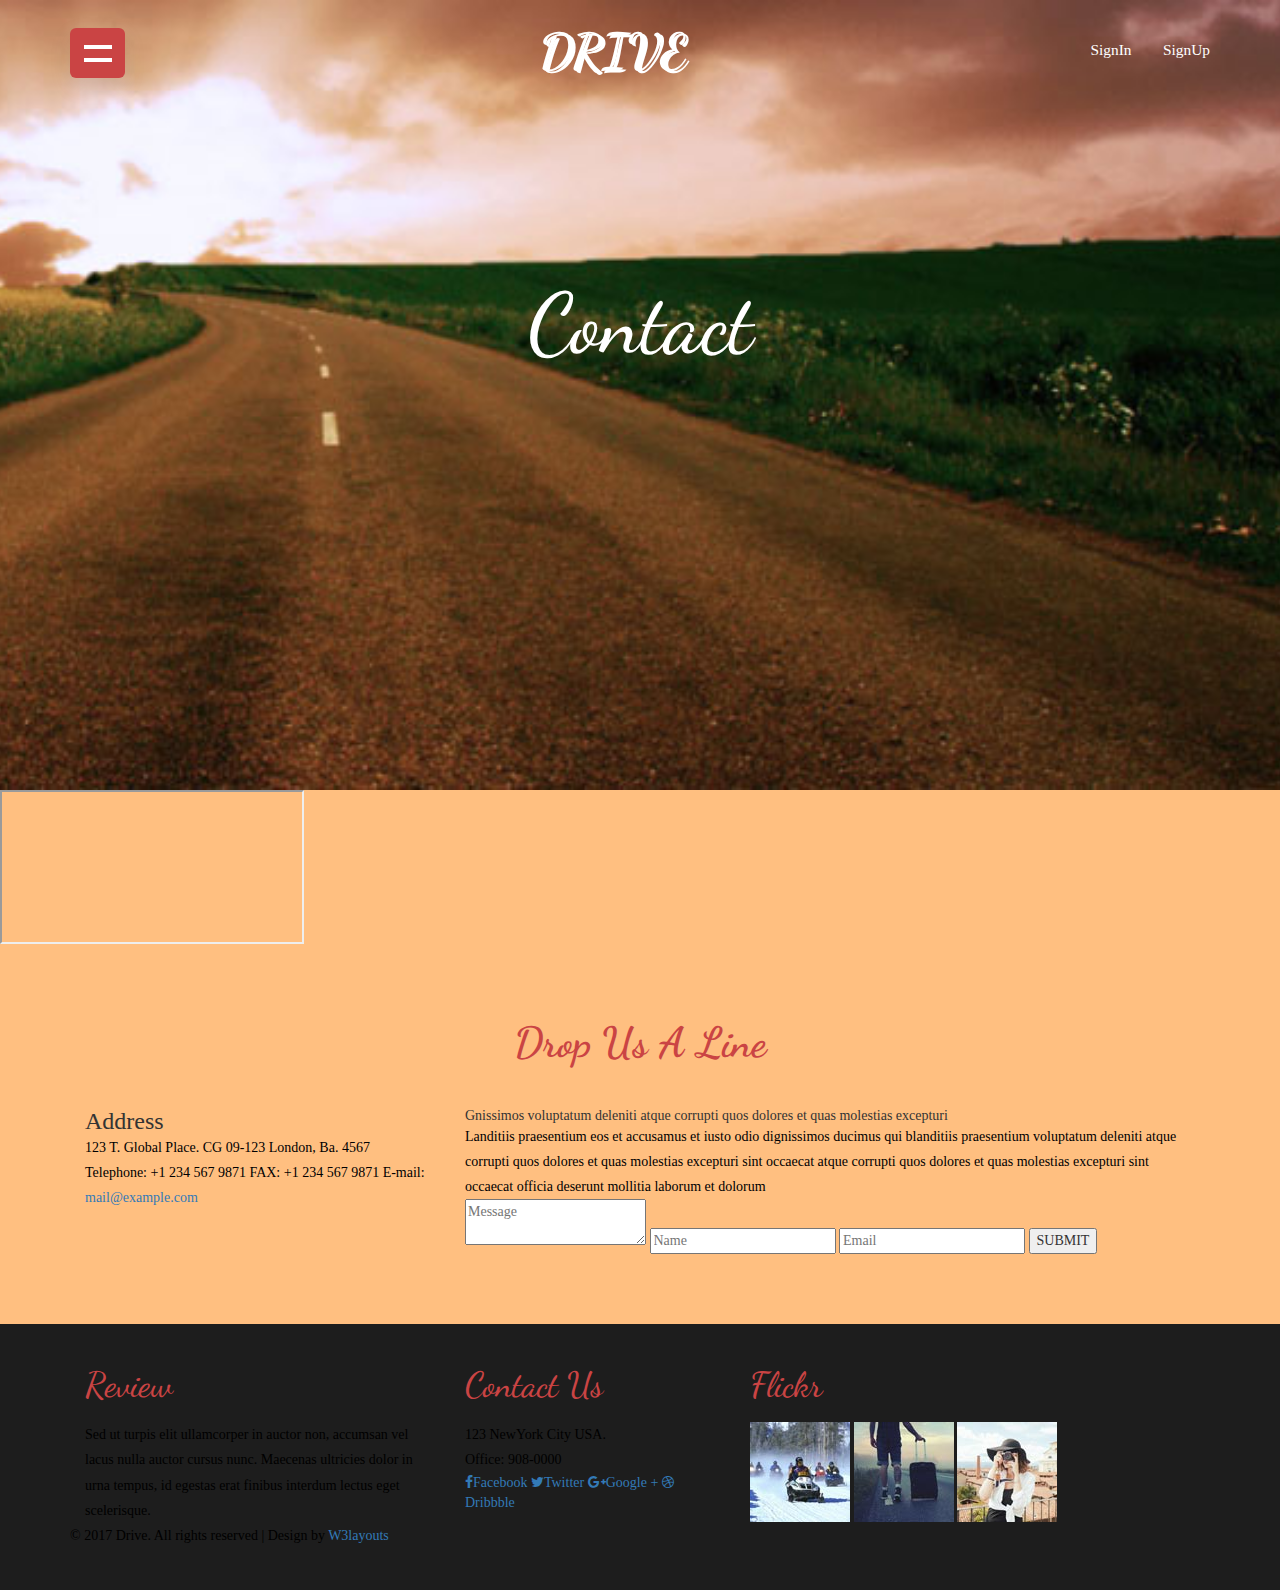
<file: contact.html>
<!--
Author: W3layouts
Author URL: http://w3layouts.com
License: Creative Commons Attribution 3.0 Unported
License URL: http://creativecommons.org/licenses/by/3.0/
-->
<!DOCTYPE html>
<html lang="en">
<head>
<title>Drive a Travel Category Flat Bootstrap Responsive website Template | Contact :: w3layouts</title>
<meta name="viewport" content="width=device-width, initial-scale=1">
<meta http-equiv="Content-Type" content="text/html; charset=utf-8" />
<meta name="keywords" content="Drive Responsive web template, Bootstrap Web Templates, Flat Web Templates, Android Compatible web template, 
	SmartPhone Compatible web template, free WebDesigns for Nokia, Samsung, LG, Sony Ericsson, Motorola web design" />
<script type="application/x-javascript"> addEventListener("load", function() { setTimeout(hideURLbar, 0); }, false); function hideURLbar(){ window.scrollTo(0,1); } </script>
<!-- Custom Theme files -->
<link href="css/bootstrap.css" type="text/css" rel="stylesheet" media="all">
<link href="css/style.css" type="text/css" rel="stylesheet" media="all">  
<link href="css/font-awesome.css" rel="stylesheet"> 			<!-- font-awesome icons --> 
<!-- //Custom Theme files -->  
<!-- js -->
<script src="js/jquery-2.2.3.min.js"></script>  
<script src="js/smoothscroll.min.js"></script> 
<!-- //js -->
<!-- web-fonts -->  
<link href="//fonts.googleapis.com/css?family=Dancing+Script:400,700" rel="stylesheet">
<link href='//fonts.googleapis.com/css?family=Roboto:400,100,100italic,300,300italic,400italic,500,500italic,700,700italic,900,900italic' rel='stylesheet' type='text/css'>
<!-- //web-fonts --> 
</head>
<body>
	<!-- banner -->
	<div class="banner w3about">
		<!-- header -->
		<div class="header">
			<div class="container">
				<div class="header-w3lsrow"> 
					<div class="menu"> 
						<div class="toggle"></div> 
						<ul class="w3nav">
							<li><a href="index.html"> Home</a></li>
							<li><a href="about.html"> About</a></li> 
							<li><a href="gallery.html"> Gallery</a></li> 
							<li><a href="#" class="dropdown-toggle" data-toggle="dropdown" role="button" aria-haspopup="true" aria-expanded="false">Short Codes <span class="caret"></span></a>
								<ul class="dropdown-menu">
									<li><a href="icons.html">Web Icons</a></li>
									<li><a href="codes.html">Typography</a></li>     
								</ul>
							</li> 
							<li><a href="contact.html" class="active"> Contact Us</a></li>
						</ul>
						<div class="clearfix"> </div>
					</div> 
					<div class="logo">
						<h1><a href="index.html">Drive</a></h1>
					</div>  
					<div class="header-right">   
						<ul>
							<li><a href="signin.html">SignIn</a></li>
							<li><a href="signup.html">SignUp</a></li> 
						</ul>
						<div class="clearfix"> </div> 
					</div>
					<div class="clearfix"> </div>
				</div>
			</div>
		</div>
		<!-- //header --> 
		<!-- banner-text -->
		<div class="banner-text"> 
			<div class="container"> 
				<div class="banner-w3lstext">
					<h2>Contact</h2>
				</div> 	 
			</div>
		</div>
		<!-- //banner-text --> 
	</div>
	<!-- //banner -->
	<!-- contact -->
	<div class="map">
		<iframe src="https://www.google.com/maps/embed?pb=!1m18!1m12!1m3!1d158857.72810619872!2d-0.2416818539001213!3d51.528771841011256!2m3!1f0!2f0!3f0!3m2!1i1024!2i768!4f13.1!3m3!1m2!1s0x47d8a00baf21de75%3A0x52963a5addd52a99!2sLondon%2C+UK!5e0!3m2!1sen!2sin!4v1448548788199" allowfullscreen></iframe>
	</div>
	<div class="contact">
		<div class="container">
			<h3 class="w3agileits-title">Drop Us a Line</h3> 
			<div class="contact-info">	
				<div class="col-md-4 contact-grids">
					<div class="cnt-address">
						<h3 class="title1">Address</h3> 
						<p>123 T. Global Place.
							<span>CG 09-123</span>
							London, Ba. 4567
						</p> 
						<p>Telephone: +1 234 567 9871
							<span>FAX: +1 234 567 9871</span>
							E-mail: <a href="mailto:info@example.com">mail@example.com</a>
						</p>
					</div>
				</div>
				<div class="col-md-8 contact-grids">
					<h5>Gnissimos voluptatum deleniti atque corrupti quos dolores et quas molestias excepturi</h5>
					<p>Landitiis praesentium eos et accusamus et iusto odio dignissimos ducimus qui blanditiis praesentium voluptatum deleniti atque corrupti quos dolores et quas molestias excepturi sint occaecat atque corrupti quos dolores et quas molestias excepturi sint occaecat officia deserunt mollitia laborum et dolorum </p>		
					<div class="contact-form">  
						<form action="#" method="post">
							<textarea name="Message" placeholder="Message" required=""></textarea>
							<input type="text" name="First Name" placeholder="Name" required="">
							<input type="text" name="Email" placeholder="Email" required=""> 
							<input type="submit" value="SUBMIT">
						</form> 
					</div>
				</div> 
				<div class="clearfix"> </div>
			</div>
		</div>
	</div> 
	<!-- //contact --> 
	<!-- footer -->
	<div class="footer">
		<div class="container">
			<div class="col-md-4 footer-grids">
				<h3>Review</h3>
				<p>Sed ut turpis elit ullamcorper in auctor non, accumsan vel lacus nulla auctor cursus nunc. Maecenas ultricies dolor in urna tempus, id egestas erat finibus  interdum lectus eget scelerisque.</p>
			</div>
			<div class="col-md-3 footer-grids">
				<h3>Contact Us</h3>
				<p>123 NewYork City USA.<br>
					<span>Office: 908-0000</span>
				</p>
				<div class="footer-bottom">
					<a href="#"><i class="fa fa-facebook"> </i><span>Facebook</span></a>
					<a href="#"><i class="fa fa-twitter"> </i><span>Twitter</span></a>
					<a href="#"><i class="fa fa-google-plus"> </i><span>Google +</span></a>
					<a href="#"><i class="fa fa-dribbble"> </i><span>Dribbble</span></a>
				</div>
			</div>
			<div class="col-md-5 footer-grids">
				<h3>Flickr</h3>
				<a  class="footer-img" href="#"><img src="images/i4.jpg" alt=""></a>
				<a class="footer-img" href="#"><img src="images/i2.jpg" alt=""></a>
				<a class="footer-img" href="#"><img src="images/i3.jpg" alt=""></a>
			</div>
			<div class="clearfix"> </div>
			<div class="footer-copy">
				<p>© 2017 Drive. All rights reserved | Design by <a href="http://w3layouts.com">W3layouts</a></p>
			</div>
		</div>
	</div>
	<!-- //footer --> 
	<!-- menu js -->
	<script>
		$('.toggle').on('click', function() {
			$('.menu').toggleClass('open');  
			$('.w3nav').toggleClass('show-w3nav');  
			$('.w3nav a').toggleClass('show-w3nav-link');  
			$('.toggle').toggleClass('close');  
		});
	</script>
	<!-- //menu js -->
	<!-- start-smooth-scrolling -->
	<script type="text/javascript" src="js/move-top.js"></script>
	<script type="text/javascript" src="js/easing.js"></script>	
	<script type="text/javascript">
			jQuery(document).ready(function($) {
				$(".scroll").click(function(event){		
					event.preventDefault();
			
			$('html,body').animate({scrollTop:$(this.hash).offset().top},1000);
				});
			});
	</script>
	<!-- //end-smooth-scrolling -->	
	<!-- smooth-scrolling-of-move-up -->
	<script type="text/javascript">
		$(document).ready(function() {
			/*
			var defaults = {
				containerID: 'toTop', // fading element id
				containerHoverID: 'toTopHover', // fading element hover id
				scrollSpeed: 1200,
				easingType: 'linear' 
			};
			*/
			
			$().UItoTop({ easingType: 'easeOutQuart' });
			
		});
	</script>
	<!-- //smooth-scrolling-of-move-up --> 
	<!-- Bootstrap core JavaScript
    ================================================== -->
    <!-- Placed at the end of the document so the pages load faster -->
    <script src="js/bootstrap.js"></script>
</body>
</html>
</file>
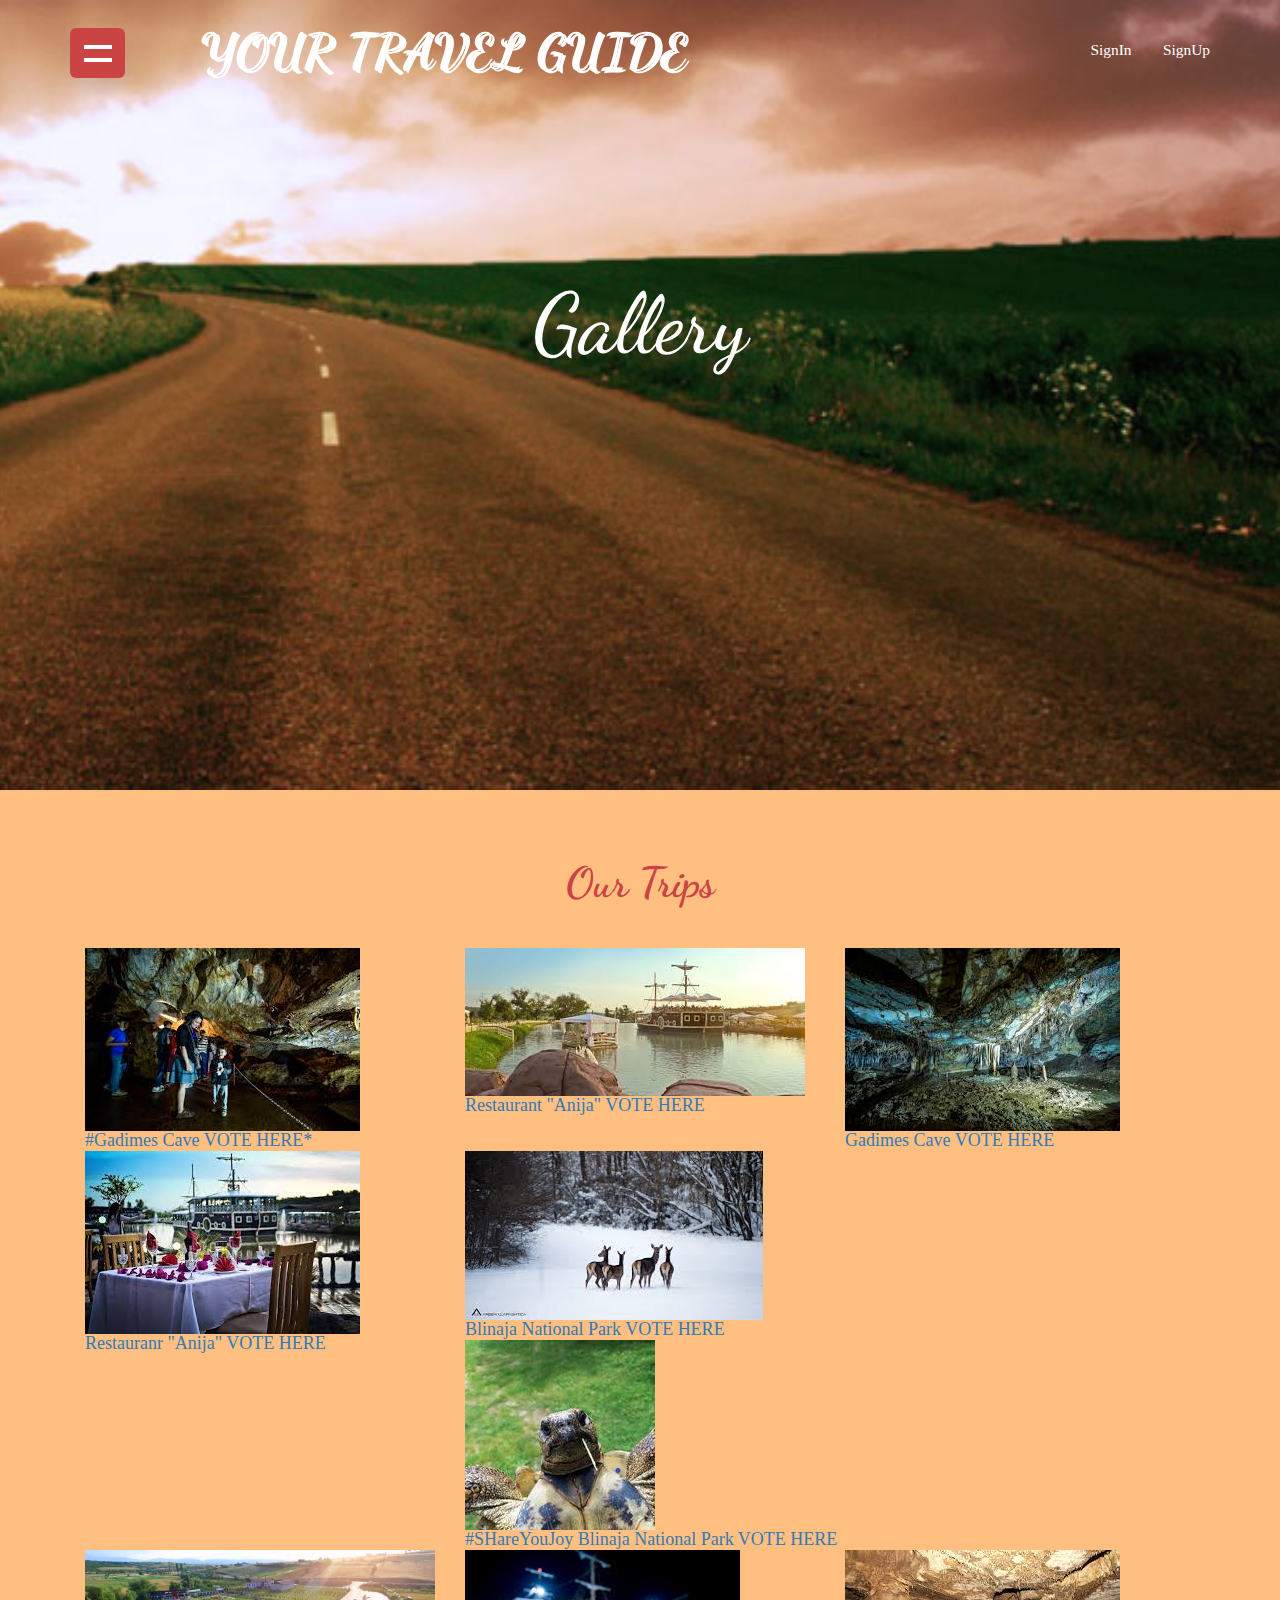
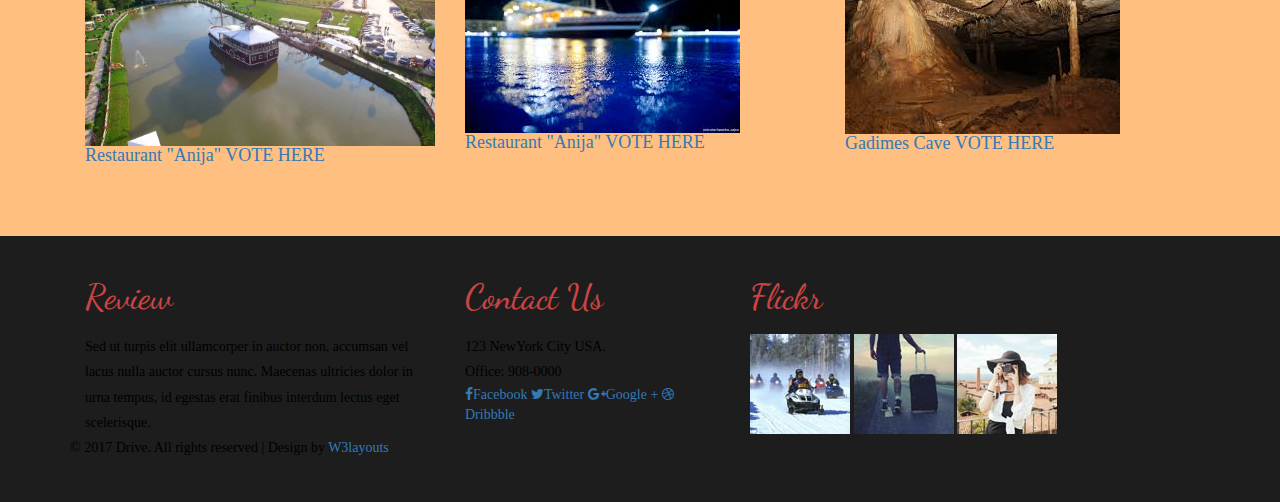
<file: gallery.html>
<!--
Author: W3layouts
Author URL: http://w3layouts.com
License: Creative Commons Attribution 3.0 Unported
License URL: http://creativecommons.org/licenses/by/3.0/
-->
<!DOCTYPE html>
<html lang="en">
<head>
<title>Drive a Travel Category Flat Bootstrap Responsive website Template | Gallery :: w3layouts</title>
<meta name="viewport" content="width=device-width, initial-scale=1">
<meta http-equiv="Content-Type" content="text/html; charset=utf-8" />
<meta name="keywords" content="Drive Responsive web template, Bootstrap Web Templates, Flat Web Templates, Android Compatible web template, 
	SmartPhone Compatible web template, free WebDesigns for Nokia, Samsung, LG, Sony Ericsson, Motorola web design" />
<script type="application/x-javascript"> addEventListener("load", function() { setTimeout(hideURLbar, 0); }, false); function hideURLbar(){ window.scrollTo(0,1); } </script>
<!-- Custom Theme files -->
<link href="css/bootstrap.css" type="text/css" rel="stylesheet" media="all">
<link href="css/style.css" type="text/css" rel="stylesheet" media="all">  
<link href="css/font-awesome.css" rel="stylesheet"> 			<!-- font-awesome icons --> 
<link rel="stylesheet" href="css/lightbox.css">
<!-- //Custom Theme files -->  
<!-- js -->
<script src="js/jquery-2.2.3.min.js"></script>  
<script src="js/smoothscroll.min.js"></script> 
<!-- //js -->
<!-- web-fonts -->  
<link href="//fonts.googleapis.com/css?family=Dancing+Script:400,700" rel="stylesheet">
<link href='//fonts.googleapis.com/css?family=Roboto:400,100,100italic,300,300italic,400italic,500,500italic,700,700italic,900,900italic' rel='stylesheet' type='text/css'>
<!-- //web-fonts --> 
</head>
<body> 
	<!-- banner -->
	<div class="banner w3about">
		<!-- header -->
		<div class="header">
			<div class="container">
				<div class="header-w3lsrow"> 
					<div class="menu"> 
						<div class="toggle"></div> 
						<ul class="w3nav">
							<li><a href="index.html"> Home</a></li>
							<li><a href="about.html"> About</a></li> 
							<li><a href="gallery.html"> Gallery</a></li> 
							<li><a href="#" class="dropdown-toggle" data-toggle="dropdown" role="button" aria-haspopup="true" aria-expanded="false">Hotels<span class="caret"></span></a>
								<ul class="dropdown-menu">
									<li><a href="icons.html">Hotel Gracanica</a></li>
									<li><a href="codes.html">Hotel Anija</a></li>   
									<li><a href="icons.html">Hotel Mandarina</a></li>  
								</ul>
							</li> 
							<li><a 
							<li><a href="#" class="dropdown-toggle" data-toggle="dropdown" role="button" aria-haspopup="true" aria-expanded="false">Transport <span class="caret"></span></a>
								<ul class="dropdown-menu">
									<li><a href="icons.html">bus timetable</a></li>
									<li><a href="codes.html">train timetable</a></li>
									<li><a href="codes.html">taxi</a></li>      
									<li><a href="icons.html">Rent a Car</a></li>     
								</ul>
							</li> 
							<li><a href="#" class="dropdown-toggle" data-toggle="dropdown" role="button" aria-haspopup="true" aria-expanded="false">Restaurants<span class="caret"></span></a>
								<ul class="dropdown-menu">
									<li><a href="icons.html">Restaurant Gracanica</a></li>
									<li><a href="icons.html">Restaurant Pauna</a></li>
									<li><a href="icons.html">Restaurant Rozafa</a></li>
						</ul>
						</li>
						<div class="clearfix"> </div>
					</div> 
					<div class="logo">
						<h1><a href="index.html">Your Travel Guide</a></h1>
					</div>  
					<div class="header-right">   
						<ul>
							<li><a href="signin.html">SignIn</a></li>
							<li><a href="signup.html">SignUp</a></li> 
						</ul>
						<div class="clearfix"> </div> 
					</div>
					<div class="clearfix"> </div>
				</div>
			</div>
		</div>
		<!-- //header --> 
		<!-- banner-text -->
		<div class="banner-text"> 
			<div class="container"> 
				<div class="banner-w3lstext">
					<h2>Gallery</h2>
				</div> 	 
			</div>
		</div>
		<!-- //banner-text --> 
	</div>
	<!-- //banner -->
	<!-- gallery -->
	<div class="gallery">
		<div class="container">  
			<h3 class="w3agileits-title">Our Trips</h3> 
			<div class="gallery-grids-top">
				<div class="gallery-grids">
					<div class="col-md-4 col-sm-4 col-xs-6 gallery-grid-img hover ehover14"> 
						<a class="example-image-link" href="images/10foto.jpg" data-lightbox="example-set" data-title="">
							<img class="example-image img-responsive" src="images/10foto.jpg" alt=""/> 
							<div class="overlay">
								<h4>#Gadimes Cave
								    VOTE HERE*</h4>
							</div> 
						</a> 
					</div>  
					<div class="col-md-4 col-sm-4 col-xs-6 gallery-grid-img hover ehover14">
						<a class="example-image-link" href="images/6foto.jpg" data-lightbox="example-set" data-title="">
							<img class="example-image img-responsive" src="images/6foto.jpg" alt=""/> 
							<div class="overlay">
								<h4>Restaurant "Anija"
								VOTE HERE</h4>
							</div> 
						</a> 
					</div>
					<div class="col-md-4 col-sm-4 col-xs-6 gallery-grid-img hover ehover14">
						<a class="example-image-link" href="images/11foto.jpg" data-lightbox="example-set" data-title="">
							<img class="example-image img-responsive" src="images/11foto.jpg" alt=""/> 
							<div class="overlay">
								<h4>Gadimes Cave
								VOTE HERE</h4>
							</div> 
						</a> 
					</div>
					<div class="col-md-4 col-sm-4 col-xs-6 gallery-grid-img hover ehover14">
						<a class="example-image-link" href="images/4foto.jpg" data-lightbox="example-set" data-title="">
							<img class="example-image img-responsive" src="images/4foto.jpg" alt=""/> 
							<div class="overlay">
								<h4>Restauranr "Anija"
								VOTE HERE</h4>
							</div> 
						</a> 
					</div>
					<div class="col-md-6 col-sm-6 col-xs-6 gallery-grid-img gallery-mdl hover ehover14"> 
						<a class="example-image-link" href="images/3foto.jpg" data-lightbox="example-set" data-title="">
							<img class="example-image img-responsive" src="images/3foto.jpg" alt=""/> 
							<div class="overlay">
								<h4>Blinaja National Park
								VOTE HERE</h4>
							</div> 
						</a>
					</div>  
					<div class="col-md-6 col-sm-6 col-xs-6 gallery-grid-img gallery-mdl hover ehover14">
						<a class="example-image-link" href="images/2foto.jpg" data-lightbox="example-set" data-title="">
							<img class="example-image img-responsive" src="images/2foto.jpg" alt=""/>
							<div class="overlay">
								<h4>#SHareYouJoy     
								Blinaja National Park
								VOTE HERE</h4>
							</div> 
						</a> 
					</div>
					<div class="col-md-4 col-sm-4 col-xs-6 gallery-grid-img hover ehover14"> 
						<a class="example-image-link" href="images/7foto.jpg" data-lightbox="example-set" data-title="">
						<img class="example-image img-responsive" src="images/7foto.jpg" alt=""/>
							<div class="overlay">
								<h4>Restaurant "Anija"
								VOTE HERE</h4>
							</div> 
						</a> 
					</div>  
					<div class="col-md-4 col-sm-4 col-xs-6 gallery-grid-img hover ehover14">
						<a class="example-image-link" href="images/8foto.jpg" data-lightbox="example-set" data-title="">
							<img class="example-image img-responsive" src="images/8foto.jpg" alt=""/> 
							<div class="overlay">
								<h4>Restaurant "Anija"
								VOTE HERE</h4>
							</div> 
						</a> 
					</div>
					<div class="col-md-4 col-sm-4 col-xs-6 gallery-grid-img hover ehover14">
						<a class="example-image-link" href="images/9foto.jpg" data-lightbox="example-set" data-title="">
							<img class="example-image img-responsive" src="images/9foto.jpg" alt=""/>
							<div class="overlay">
								<h4>Gadimes Cave
								VOTE HERE</h4>
							</div> 
						</a>
					</div>	
					<div class="clearfix"> </div>	
					<script src="js/lightbox-plus-jquery.min.js"></script>	
				</div> 
			</div> 
		</div>
	</div>
	<!-- //gallery -->   
	<!-- footer -->
	<div class="footer">
		<div class="container">
			<div class="col-md-4 footer-grids">
				<h3>Review</h3>
				<p>Sed ut turpis elit ullamcorper in auctor non, accumsan vel lacus nulla auctor cursus nunc. Maecenas ultricies dolor in urna tempus, id egestas erat finibus  interdum lectus eget scelerisque.</p>
			</div>
			<div class="col-md-3 footer-grids">
				<h3>Contact Us</h3>
				<p>123 NewYork City USA.<br>
					<span>Office: 908-0000</span>
				</p>
				<div class="footer-bottom">
					<a href="#"><i class="fa fa-facebook"> </i><span>Facebook</span></a>
					<a href="#"><i class="fa fa-twitter"> </i><span>Twitter</span></a>
					<a href="#"><i class="fa fa-google-plus"> </i><span>Google +</span></a>
					<a href="#"><i class="fa fa-dribbble"> </i><span>Dribbble</span></a>
				</div>
			</div>
			<div class="col-md-5 footer-grids">
				<h3>Flickr</h3>
				<a  class="footer-img" href=""><img src="images/i4.jpg" alt=""></a>
				<a class="footer-img" href=""><img src="images/i2.jpg" alt=""></a>
				<a class="footer-img" href=""><img src="images/i3.jpg" alt=""></a>
			</div>
			<div class="clearfix"> </div>
			<div class="footer-copy">
				<p>© 2017 Drive. All rights reserved | Design by <a href="http://w3layouts.com">W3layouts</a></p>
			</div>
		</div>
	</div>
	<!-- //footer --> 
	<!-- menu js -->
	<script>
		$('.toggle').on('click', function() {
			$('.menu').toggleClass('open');  
			$('.w3nav').toggleClass('show-w3nav');  
			$('.w3nav a').toggleClass('show-w3nav-link');  
			$('.toggle').toggleClass('close');  
		});
	</script>
	<!-- //menu js -->
	<!-- start-smooth-scrolling -->
	<script type="text/javascript" src="js/move-top.js"></script>
	<script type="text/javascript" src="js/easing.js"></script>	
	<script type="text/javascript">
			jQuery(document).ready(function($) {
				$(".scroll").click(function(event){		
					event.preventDefault();
			
			$('html,body').animate({scrollTop:$(this.hash).offset().top},1000);
				});
			});
	</script>
	<!-- //end-smooth-scrolling -->	
	<!-- smooth-scrolling-of-move-up -->
	<script type="text/javascript">
		$(document).ready(function() {
			/*
			var defaults = {
				containerID: 'toTop', // fading element id
				containerHoverID: 'toTopHover', // fading element hover id
				scrollSpeed: 1200,
				easingType: 'linear' 
			};
			*/
			
			$().UItoTop({ easingType: 'easeOutQuart' });
			
		});
	</script>
	<!-- //smooth-scrolling-of-move-up --> 
	<!-- Bootstrap core JavaScript
    ================================================== -->
    <!-- Placed at the end of the document so the pages load faster -->
    <script src="js/bootstrap.js"></script>
</body>
</html>
</file>
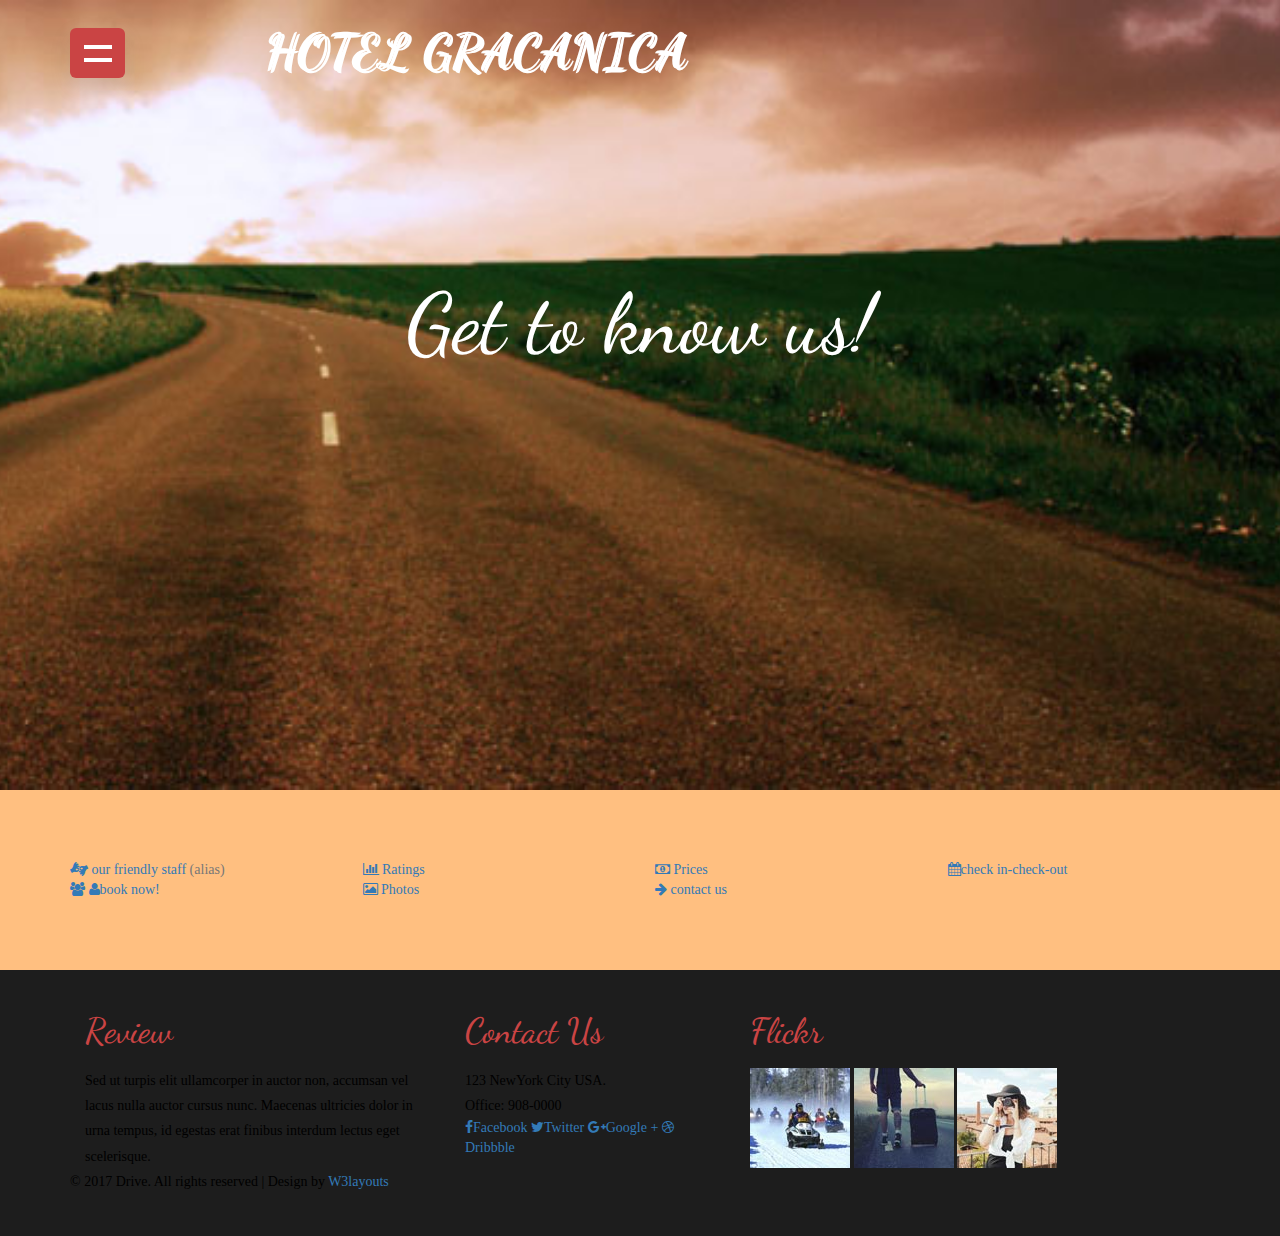
<file: icons.html>
<!--
Author: W3layouts
Author URL: http://w3layouts.com
License: Creative Commons Attribution 3.0 Unported
License URL: http://creativecommons.org/licenses/by/3.0/
-->
<!DOCTYPE html>
<html lang="en">
<head>
<title>Drive a Travel Category Flat Bootstrap Responsive website Template | Web Icons :: w3layouts</title>
<meta name="viewport" content="width=device-width, initial-scale=1">
<meta http-equiv="Content-Type" content="text/html; charset=utf-8" />
<meta name="keywords" content="Drive Responsive web template, Bootstrap Web Templates, Flat Web Templates, Android Compatible web template, 
	SmartPhone Compatible web template, free WebDesigns for Nokia, Samsung, LG, Sony Ericsson, Motorola web design" />
<script type="application/x-javascript"> addEventListener("load", function() { setTimeout(hideURLbar, 0); }, false); function hideURLbar(){ window.scrollTo(0,1); } </script>
<!-- Custom Theme files -->
<link href="css/bootstrap.css" type="text/css" rel="stylesheet" media="all">
<link href="css/style.css" type="text/css" rel="stylesheet" media="all">  
<link href="css/font-awesome.css" rel="stylesheet"> 			<!-- font-awesome icons --> 
<!-- //Custom Theme files -->  
<!-- js -->
<script src="js/jquery-2.2.3.min.js"></script>  
<script src="js/smoothscroll.min.js"></script> 
<!-- //js -->
<!-- web-fonts -->  
<link href="//fonts.googleapis.com/css?family=Dancing+Script:400,700" rel="stylesheet">
<link href='//fonts.googleapis.com/css?family=Roboto:400,100,100italic,300,300italic,400italic,500,500italic,700,700italic,900,900italic' rel='stylesheet' type='text/css'>
<!-- //web-fonts --> 
</head>
<body>
	<!-- banner -->
	<div class="banner w3about">
		<!-- header -->
		<div class="header">
			<div class="container">
				<div class="header-w3lsrow"> 
					<div class="menu"> 
						<div class="toggle"></div> 
						<ul class="w3nav">
							<li><a href="index.html"> Home</a></li>
							<li><a href="about.html"> About</a></li> 
							<li><a href="gallery.html"> Gallery</a></li> 
							<li><a href="#" class="dropdown-toggle" data-toggle="dropdown" role="button" aria-haspopup="true" aria-expanded="false">Hotels<span class="caret"></span></a>
								<ul class="dropdown-menu">
									<li><a href="icons.html">Hotel Gracanica</a></li>
									<li><a href="codes.html">Hotel Anija</a></li>   
									<li><a href="icons.html">Hotel Mandarina</a></li>  
								</ul>
							</li> 
							<li><a 
							<li><a href="#" class="dropdown-toggle" data-toggle="dropdown" role="button" aria-haspopup="true" aria-expanded="false">Transporti <span class="caret"></span></a>
								<ul class="dropdown-menu">
									<li><a href="icons.html">bus timetable</a></li>
									<li><a href="codes.html">train timetable</a></li>
									<li><a href="codes.html">taxi</a></li>      
									<li><a href="icons.html">Rent a Car</a></li>     
								</ul>
							</li> 
							<li><a href="#" class="dropdown-toggle" data-toggle="dropdown" role="button" aria-haspopup="true" aria-expanded="false">Restaurants<span class="caret"></span></a>
								<ul class="dropdown-menu">
									<li><a href="icons.html">Restaurant Gracanica</a></li>
									<li><a href="icons.html">Restaurant Pauna</a></li>
									<li><a href="icons.html">Restaurant Rozafa</a></li>
						</ul>
						</li>
							<li><a href="contact.html"> Contact Us</a></li>
						</ul>
						<div class="clearfix"> </div>
					</div> 
					<div class="logo">
						<h1><a href="index.html">Hotel Gracanica</a></h1>
					</div>  
					
				</div>
			</div>
		</div>
		<!-- //header --> 
		<!-- banner-text -->
		<div class="banner-text"> 
			<div class="container"> 
				<div class="banner-w3lstext">
					<h2>Get to know us!</h2>
				</div> 	 
			</div>
		</div>
		<!-- //banner-text --> 
	</div>
	<!-- //banner -->
	<!-- short codes -->
	<div class="codes icons main-grid-border">
		<div class="container"> 
			<div class="grid_3 grid_4 w3_agileits_icons_page">
				<div class="icons">
				
					<section id="new">
						
						<div class="row fontawesome-icon-list">
							<div class="icon-box col-md-3 col-sm-4"><a class="agile-icon" href="#"><i class="fa fa-asl-interpreting" aria-hidden="true"></i> our friendly staff <span class="text-muted">(alias)</span></a></div>
							
							<div class="icon-box col-md-3 col-sm-4"><a class="agile-icon" href="#"><i class="fa fa-bar-chart-o"></i> Ratings</a></div>
							
							<div class="icon-box col-md-3 col-sm-4"><a class="agile-icon" href="#money"><i class="fa fa-money"></i> Prices</a></div>
							
							<div class="icon-box col-md-3 col-sm-4"><a class="agile-icon" href="#"><i class="fa fa-calendar"></i>check in-check-out</a></div>
							
							<div class="icon-box col-md-3 col-sm-4"><a class="agile-icon" href="#users"><i class="fa fa-users"></i> <i class="fa fa-user"></i>book now!</a></div>
							
							<div class="icon-box col-md-3 col-sm-4"><a class="agile-icon" href="#instagram"><i class="fa fa-picture-o"></i> Photos</a></div>
							
							<div class="icon-box col-md-3 col-sm-4"><a class="agile-icon" href="#arrow-right"><i class="fa fa-arrow-right"></i> contact us</a></div>
							

									</div>
								</div>   
							</div>
						</div>
					</div> 
				</div>
			</div>  
		</div>	
	</div>
	<!-- //short codes -->  
	<!-- footer -->
	<div class="footer">
		<div class="container">
			<div class="col-md-4 footer-grids">
				<h3>Review</h3>
				<p>Sed ut turpis elit ullamcorper in auctor non, accumsan vel lacus nulla auctor cursus nunc. Maecenas ultricies dolor in urna tempus, id egestas erat finibus  interdum lectus eget scelerisque.</p>
			</div>
			<div class="col-md-3 footer-grids">
				<h3>Contact Us</h3>
				<p>123 NewYork City USA.<br>
					<span>Office: 908-0000</span>
				</p>
				<div class="footer-bottom">
					<a href="#"><i class="fa fa-facebook"> </i><span>Facebook</span></a>
					<a href="#"><i class="fa fa-twitter"> </i><span>Twitter</span></a>
					<a href="#"><i class="fa fa-google-plus"> </i><span>Google +</span></a>
					<a href="#"><i class="fa fa-dribbble"> </i><span>Dribbble</span></a>
				</div>
			</div>
			<div class="col-md-5 footer-grids">
				<h3>Flickr</h3>
				<a  class="footer-img" href=""><img src="images/i4.jpg" alt=""></a>
				<a class="footer-img" href=""><img src="images/i2.jpg" alt=""></a>
				<a class="footer-img" href=""><img src="images/i3.jpg" alt=""></a>
			</div>
			<div class="clearfix"> </div>
			<div class="footer-copy">
				<p>© 2017 Drive. All rights reserved | Design by <a href="http://w3layouts.com">W3layouts</a></p>
			</div>
		</div>
	</div>
	<!-- //footer --> 
	<!-- menu js -->
	<script>
		$('.toggle').on('click', function() {
			$('.menu').toggleClass('open');  
			$('.w3nav').toggleClass('show-w3nav');  
			$('.w3nav a').toggleClass('show-w3nav-link');  
			$('.toggle').toggleClass('close');  
		});
	</script>
	<!-- //menu js -->
	<!-- start-smooth-scrolling -->
	<script type="text/javascript" src="js/move-top.js"></script>
	<script type="text/javascript" src="js/easing.js"></script>	
	<script type="text/javascript">
			jQuery(document).ready(function($) {
				$(".scroll").click(function(event){		
					event.preventDefault();
			
			$('html,body').animate({scrollTop:$(this.hash).offset().top},1000);
				});
			});
	</script>
	<!-- //end-smooth-scrolling -->	
	<!-- smooth-scrolling-of-move-up -->
	<script type="text/javascript">
		$(document).ready(function() {
			/*
			var defaults = {
				containerID: 'toTop', // fading element id
				containerHoverID: 'toTopHover', // fading element hover id
				scrollSpeed: 1200,
				easingType: 'linear' 
			};
			*/
			
			$().UItoTop({ easingType: 'easeOutQuart' });
			
		});
	</script>
	<!-- //smooth-scrolling-of-move-up --> 
	<!-- Bootstrap core JavaScript
    ================================================== -->
    <!-- Placed at the end of the document so the pages load faster -->
    <script src="js/bootstrap.js"></script>
</body>
</html>
</file>
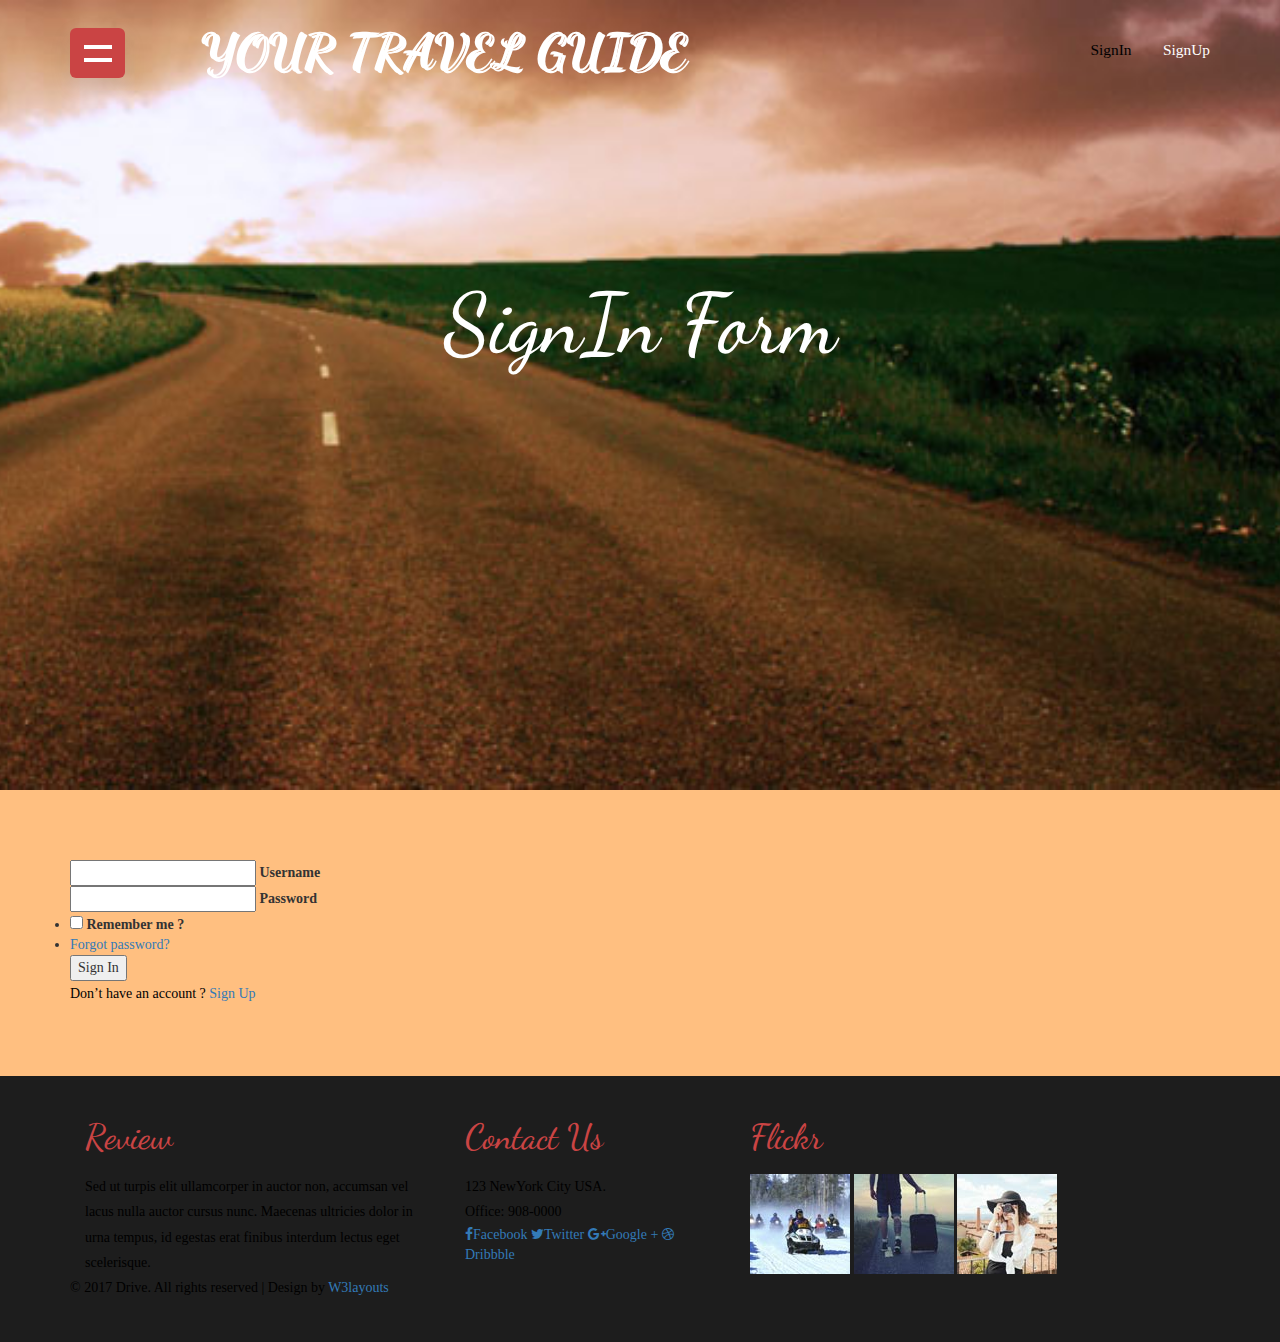
<file: signin.html>
<!--
Author: W3layouts
Author URL: http://w3layouts.com
License: Creative Commons Attribution 3.0 Unported
License URL: http://creativecommons.org/licenses/by/3.0/
-->
<!DOCTYPE html>
<html lang="en">
<head>
<title>Drive a Travel Category Flat Bootstrap Responsive website Template | SignIn :: w3layouts</title>
<meta name="viewport" content="width=device-width, initial-scale=1">
<meta http-equiv="Content-Type" content="text/html; charset=utf-8" />
<meta name="keywords" content="Drive Responsive web template, Bootstrap Web Templates, Flat Web Templates, Android Compatible web template, 
	SmartPhone Compatible web template, free WebDesigns for Nokia, Samsung, LG, Sony Ericsson, Motorola web design" />
<script type="application/x-javascript"> addEventListener("load", function() { setTimeout(hideURLbar, 0); }, false); function hideURLbar(){ window.scrollTo(0,1); } </script>
<!-- Custom Theme files -->
<link href="css/bootstrap.css" type="text/css" rel="stylesheet" media="all">
<link href="css/style.css" type="text/css" rel="stylesheet" media="all">  
<link href="css/font-awesome.css" rel="stylesheet"> 			<!-- font-awesome icons --> 
<!-- //Custom Theme files -->  
<!-- js -->
<script src="js/jquery-2.2.3.min.js"></script>  
<script src="js/smoothscroll.min.js"></script> 
<!-- //js -->
<!-- web-fonts -->  
<link href="//fonts.googleapis.com/css?family=Dancing+Script:400,700" rel="stylesheet">
<link href='//fonts.googleapis.com/css?family=Roboto:400,100,100italic,300,300italic,400italic,500,500italic,700,700italic,900,900italic' rel='stylesheet' type='text/css'>
<!-- //web-fonts --> 
</head>
<body>
<!-- banner -->
	<div class="banner w3about">
		<!-- header -->
		<div class="header">
			<div class="container">
				<div class="header-w3lsrow"> 
					<div class="menu"> 
						<div class="toggle"></div> 
						<ul class="w3nav">
							<li><a href="index.html"> Home</a></li>
							<li><a href="about.html"> About</a></li> 
							<li><a href="gallery.html"> Gallery</a></li> 
							<li><a href="#" class="dropdown-toggle" data-toggle="dropdown" role="button" aria-haspopup="true" aria-expanded="false">Hotels<span class="caret"></span></a>
								<ul class="dropdown-menu">
									<li><a href="icons.html">Hotel Gracanica</a></li>
									<li><a href="codes.html">Hotel Anija</a></li>   
									<li><a href="icons.html">Hotel Mandarina</a></li>  
								</ul>
							</li> 
							<li><a 
							<li><a href="#" class="dropdown-toggle" data-toggle="dropdown" role="button" aria-haspopup="true" aria-expanded="false">Transport <span class="caret"></span></a>
								<ul class="dropdown-menu">
									<li><a href="icons.html">bus timetable</a></li>
									<li><a href="codes.html">train timetable</a></li>
									<li><a href="codes.html">taxi</a></li>      
									<li><a href="icons.html">Rent a Car</a></li>     
								</ul>
							</li> 
							<li><a href="#" class="dropdown-toggle" data-toggle="dropdown" role="button" aria-haspopup="true" aria-expanded="false">Restaurants<span class="caret"></span></a>
								<ul class="dropdown-menu">
									<li><a href="icons.html">Restaurant Gracanica</a></li>
									<li><a href="icons.html">Restaurant Pauna</a></li>
									<li><a href="icons.html">Restaurant Rozafa</a></li>
						</ul>
						</li>
						<div class="clearfix"> </div>
					</div> 
					<div class="logo">
						<h1><a href="index.html">Your Travel Guide</a></h1>
					</div>  
					<div class="header-right">   
						<ul>
							<li><a class="active" href="signin.html">SignIn</a></li>
							<li><a href="signup.html">SignUp</a></li> 
						</ul>
						<div class="clearfix"> </div> 
					</div>
					<div class="clearfix"> </div>
				</div>
			</div>
		</div>
		<!-- //header --> 
		<!-- banner-text -->
		<div class="banner-text"> 
			<div class="container"> 
				<div class="banner-w3lstext">
					<h2>SignIn Form</h2>
				</div> 	 
			</div>
		</div>
		<!-- //banner-text --> 
	</div>
	<!-- //banner -->
	<!-- signIn -->
	<div class="about">
		<div class="container"> 
			<div class="login-form">
				<form action="#" method="post">
					<div class="styled-input">
						<input type="text" name="Username" required=""/>
						<label>Username</label>
						<span></span>
					</div>
					<div class="styled-input">
						<input type="password" name="Password" required=""> 
						<label>Password</label>
						<span></span>
					</div> 
					<div class="wthree-text"> 
						<ul> 
							<li>
								<input type="checkbox" id="brand" value="">
								<label for="brand"><span></span> Remember me ?</label>  
							</li>
							<li><a href="#">Forgot password?</a> </li>
						</ul>
						<div class="clear"> </div>
					</div> 
					<input type="submit" value="Sign In">		
				</form>
				<p>Don’t have an account ?<a href="signup.html" class="sign-in popup-top-anim"> Sign Up</a></p>
			</div>  
		</div>
	</div>
	<!-- //signIn -->   
	<!-- footer -->
	<div class="footer">
		<div class="container">
			<div class="col-md-4 footer-grids">
				<h3>Review</h3>
				<p>Sed ut turpis elit ullamcorper in auctor non, accumsan vel lacus nulla auctor cursus nunc. Maecenas ultricies dolor in urna tempus, id egestas erat finibus  interdum lectus eget scelerisque.</p>
			</div>
			<div class="col-md-3 footer-grids">
				<h3>Contact Us</h3>
				<p>123 NewYork City USA.<br>
					<span>Office: 908-0000</span>
				</p>
				<div class="footer-bottom">
					<a href="#"><i class="fa fa-facebook"> </i><span>Facebook</span></a>
					<a href="#"><i class="fa fa-twitter"> </i><span>Twitter</span></a>
					<a href="#"><i class="fa fa-google-plus"> </i><span>Google +</span></a>
					<a href="#"><i class="fa fa-dribbble"> </i><span>Dribbble</span></a>
				</div>
			</div>
			<div class="col-md-5 footer-grids">
				<h3>Flickr</h3>
				<a  class="footer-img" href=""><img src="images/i4.jpg" alt=""></a>
				<a class="footer-img" href=""><img src="images/i2.jpg" alt=""></a>
				<a class="footer-img" href=""><img src="images/i3.jpg" alt=""></a>
			</div>
			<div class="clearfix"> </div>
			<div class="footer-copy">
				<p>© 2017 Drive. All rights reserved | Design by <a href="http://w3layouts.com">W3layouts</a></p>
			</div>
		</div>
	</div>
	<!-- //footer --> 
	<!-- menu js -->
	<script>
		$('.toggle').on('click', function() {
			$('.menu').toggleClass('open');  
			$('.w3nav').toggleClass('show-w3nav');  
			$('.w3nav a').toggleClass('show-w3nav-link');  
			$('.toggle').toggleClass('close');  
		});
	</script>
	<!-- //menu js -->
	<!-- start-smooth-scrolling -->
	<script type="text/javascript" src="js/move-top.js"></script>
	<script type="text/javascript" src="js/easing.js"></script>	
	<script type="text/javascript">
			jQuery(document).ready(function($) {
				$(".scroll").click(function(event){		
					event.preventDefault();
			
			$('html,body').animate({scrollTop:$(this.hash).offset().top},1000);
				});
			});
	</script>
	<!-- //end-smooth-scrolling -->
	<!-- smooth-scrolling-of-move-up -->
	<script type="text/javascript">
		$(document).ready(function() {
			/*
			var defaults = {
				containerID: 'toTop', // fading element id
				containerHoverID: 'toTopHover', // fading element hover id
				scrollSpeed: 1200,
				easingType: 'linear' 
			};
			*/
			
			$().UItoTop({ easingType: 'easeOutQuart' });
			
		});
	</script>
	<!-- //smooth-scrolling-of-move-up --> 
	<!-- Bootstrap core JavaScript
    ================================================== -->
    <!-- Placed at the end of the document so the pages load faster -->
    <script src="js/bootstrap.js"></script>
</body>
</html>
</file>
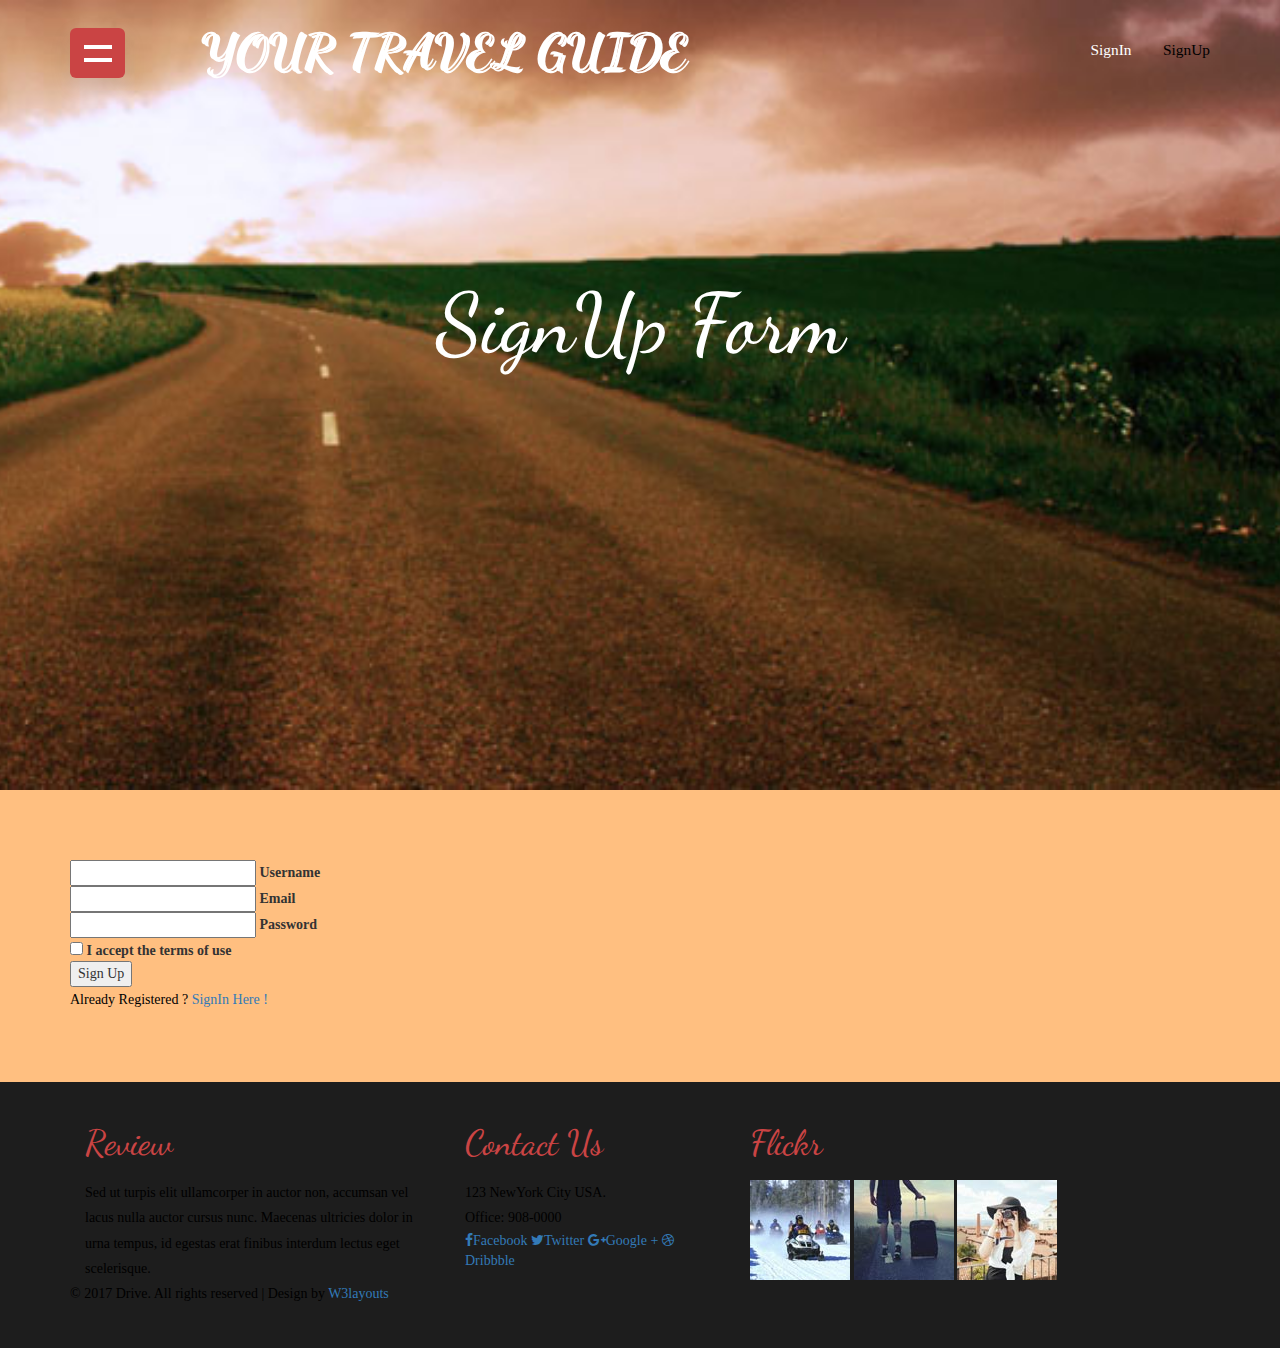
<file: signup.html>
<!--
Author: W3layouts
Author URL: http://w3layouts.com
License: Creative Commons Attribution 3.0 Unported
License URL: http://creativecommons.org/licenses/by/3.0/
-->
<!DOCTYPE html>
<html lang="en">
<head>
<title>Drive a Travel Category Flat Bootstrap Responsive website Template | SignUp :: w3layouts</title>
<meta name="viewport" content="width=device-width, initial-scale=1">
<meta http-equiv="Content-Type" content="text/html; charset=utf-8" />
<meta name="keywords" content="Drive Responsive web template, Bootstrap Web Templates, Flat Web Templates, Android Compatible web template, 
	SmartPhone Compatible web template, free WebDesigns for Nokia, Samsung, LG, Sony Ericsson, Motorola web design" />
<script type="application/x-javascript"> addEventListener("load", function() { setTimeout(hideURLbar, 0); }, false); function hideURLbar(){ window.scrollTo(0,1); } </script>
<!-- Custom Theme files -->
<link href="css/bootstrap.css" type="text/css" rel="stylesheet" media="all">
<link href="css/style.css" type="text/css" rel="stylesheet" media="all">  
<link href="css/font-awesome.css" rel="stylesheet"> 			<!-- font-awesome icons --> 
<!-- //Custom Theme files -->  
<!-- js -->
<script src="js/jquery-2.2.3.min.js"></script>  
<script src="js/smoothscroll.min.js"></script> 
<!-- //js -->
<!-- web-fonts -->  
<link href="//fonts.googleapis.com/css?family=Dancing+Script:400,700" rel="stylesheet">
<link href='//fonts.googleapis.com/css?family=Roboto:400,100,100italic,300,300italic,400italic,500,500italic,700,700italic,900,900italic' rel='stylesheet' type='text/css'>
<!-- //web-fonts --> 
</head>
<body>
	<!-- banner -->
	<div class="banner w3about">
		<!-- header -->
		<div class="header">
			<div class="container">
				<div class="header-w3lsrow"> 
					<div class="menu"> 
						<div class="toggle"></div> 
						<ul class="w3nav">
							<li><a href="index.html"> Home</a></li>
							<li><a href="about.html"> About</a></li> 
							<li><a href="gallery.html"> Gallery</a></li> 
							<li><a href="#" class="dropdown-toggle" data-toggle="dropdown" role="button" aria-haspopup="true" aria-expanded="false">Hotels<span class="caret"></span></a>
								<ul class="dropdown-menu">
									<li><a href="icons.html">Hotel Gracanica</a></li>
									<li><a href="codes.html">Hotel Anija</a></li>   
									<li><a href="icons.html">Hotel Mandarina</a></li>  
								</ul>
							</li> 
							<li><a 
							<li><a href="#" class="dropdown-toggle" data-toggle="dropdown" role="button" aria-haspopup="true" aria-expanded="false">Transport <span class="caret"></span></a>
								<ul class="dropdown-menu">
									<li><a href="icons.html">bus timetable</a></li>
									<li><a href="codes.html">train timetable</a></li>
									<li><a href="codes.html">taxi</a></li>      
									<li><a href="icons.html">Rent a Car</a></li>     
								</ul>
							</li> 
							<li><a href="#" class="dropdown-toggle" data-toggle="dropdown" role="button" aria-haspopup="true" aria-expanded="false">Restaurants<span class="caret"></span></a>
								<ul class="dropdown-menu">
									<li><a href="icons.html">Restaurant Gracanica</a></li>
									<li><a href="icons.html">Restaurant Pauna</a></li>
									<li><a href="icons.html">Restaurant Rozafa</a></li>
						</ul>
						</li>
						<div class="clearfix"> </div>
					</div> 
					<div class="logo">
						<h1><a href="index.html">Your Travel Guide</a></h1>
					</div>  
					<div class="header-right">   
						<ul>
							<li><a href="signin.html">SignIn</a></li>
							<li><a class="active" href="signup.html">SignUp</a></li> 
						</ul>
						<div class="clearfix"> </div> 
					</div>
					<div class="clearfix"> </div>
				</div>
			</div>
		</div>
		<!-- //header --> 
		<!-- banner-text -->
		<div class="banner-text"> 
			<div class="container"> 
				<div class="banner-w3lstext">
					<h2>SignUp Form</h2>
				</div> 	 
			</div>
		</div>
		<!-- //banner-text --> 
	</div>
	<!-- //banner -->
	<!-- signup -->
	<div class="about">
		<div class="container"> 
			<div class="login-form signup-form">
				<form action="#" method="post">
					<div class="styled-input">
						<input type="text" name="Username" required=""/>
						<label>Username</label>
						<span></span>
					</div>
					<div class="styled-input">
						<input type="text" name="email" required=""/>
						<label>Email</label>
						<span></span>
					</div>
					<div class="styled-input">
						<input type="password" name="Password" required=""> 
						<label>Password</label>
						<span></span>
					</div>  
					<div class="wthree-text"> 
						<input type="checkbox" id="brand1" value="">
						<label for="brand1"><span></span>I accept the terms of use</label> 
					</div>
					<input type="submit" value="Sign Up">		
				</form> 
				<p>Already Registered ?<a href="signin.html" class="sign-in popup-top-anim"> SignIn Here !</a></p>
			</div>  
		</div>
	</div>
	<!-- //signup -->   
	<!-- footer -->
	<div class="footer">
		<div class="container">
			<div class="col-md-4 footer-grids">
				<h3>Review</h3>
				<p>Sed ut turpis elit ullamcorper in auctor non, accumsan vel lacus nulla auctor cursus nunc. Maecenas ultricies dolor in urna tempus, id egestas erat finibus  interdum lectus eget scelerisque.</p>
			</div>
			<div class="col-md-3 footer-grids">
				<h3>Contact Us</h3>
				<p>123 NewYork City USA.<br>
					<span>Office: 908-0000</span>
				</p>
				<div class="footer-bottom">
					<a href="#"><i class="fa fa-facebook"> </i><span>Facebook</span></a>
					<a href="#"><i class="fa fa-twitter"> </i><span>Twitter</span></a>
					<a href="#"><i class="fa fa-google-plus"> </i><span>Google +</span></a>
					<a href="#"><i class="fa fa-dribbble"> </i><span>Dribbble</span></a>
				</div>
			</div>
			<div class="col-md-5 footer-grids">
				<h3>Flickr</h3>
				<a  class="footer-img" href=""><img src="images/i4.jpg" alt=""></a>
				<a class="footer-img" href=""><img src="images/i2.jpg" alt=""></a>
				<a class="footer-img" href=""><img src="images/i3.jpg" alt=""></a>
			</div>
			<div class="clearfix"> </div>
			<div class="footer-copy">
				<p>© 2017 Drive. All rights reserved | Design by <a href="http://w3layouts.com">W3layouts</a></p>
			</div>
		</div>
	</div>
	<!-- //footer --> 
	<!-- menu js -->
	<script>
		$('.toggle').on('click', function() {
			$('.menu').toggleClass('open');  
			$('.w3nav').toggleClass('show-w3nav');  
			$('.w3nav a').toggleClass('show-w3nav-link');  
			$('.toggle').toggleClass('close');  
		});
	</script>
	<!-- //menu js -->
	<!-- start-smooth-scrolling -->
	<script type="text/javascript" src="js/move-top.js"></script>
	<script type="text/javascript" src="js/easing.js"></script>	
	<script type="text/javascript">
			jQuery(document).ready(function($) {
				$(".scroll").click(function(event){		
					event.preventDefault();
			
			$('html,body').animate({scrollTop:$(this.hash).offset().top},1000);
				});
			});
	</script>
	<!-- //end-smooth-scrolling -->
	<!-- smooth-scrolling-of-move-up -->
	<script type="text/javascript">
		$(document).ready(function() {
			/*
			var defaults = {
				containerID: 'toTop', // fading element id
				containerHoverID: 'toTopHover', // fading element hover id
				scrollSpeed: 1200,
				easingType: 'linear' 
			};
			*/
			
			$().UItoTop({ easingType: 'easeOutQuart' });
			
		});
	</script>
	<!-- //smooth-scrolling-of-move-up --> 
	<!-- Bootstrap core JavaScript
    ================================================== -->
    <!-- Placed at the end of the document so the pages load faster -->
    <script src="js/bootstrap.js"></script>
</body>
</html>
</file>
<file: css/style.css>
/*--
Author: W3layouts
Author URL: http://w3layouts.com
License: Creative Commons Attribution 3.0 Unported
License URL: http://creativecommons.org/licenses/by/3.0/
--*/
body{
	margin:0;
	font-family: 'Times New Roman', sans-serif;
	background: #ffbf80;
}
body a{
	transition: 0.5s all;
	-webkit-transition: 0.5s all;
	-moz-transition: 0.5s all;
	-o-transition: 0.5s all;
	-ms-transition: 0.5s all;
	text-decoration:none;
	outline:none;
}
h1,h2,h3,h4,h5,h6{
	margin:0; 
}
p{
	margin:0;
}
ul,label{
	margin:0;
	padding:0;
}
body a:hover{
	text-decoration:none;
}
/*-- banner --*/ 
.banner{ 
	background:url(../images/banner.jpg)no-repeat center bottom;
	-webkit-background-size:cover; 
	-moz-background-size:cover; 
	-o-background-size:cover;
	-ms-background-size:cover; 	
	background-size:cover; 
	min-height: 790px;
} 
/*-- header --*/ 
.header {
    padding-top: 2em;
} 
.header-w3lsrow{
	position: relative;
}
.logo {
    float: left;
    width: 54%;
    text-align: right;
    padding-top: 0.5em;
}
.header-right {
    float: right;
    padding-top: 0.8em;
}
.logo h1 {
    font-size: 3.5em;
    line-height: 0.7em;
    text-transform: uppercase;
    font-weight: 700; 
    text-shadow: 3px 2px 0px #fff;
	font-family: 'Dancing Script', cursive;
}
.logo h1 a,.logo h1 a:hover{
    color: #fff;
	text-decoration: none;
	outline:none;
} 
.header-right ul{
	display:inline-block;
	padding: 0;
}
.header-right ul li { 
    display: inline-block; 
	margin-left: 2em;
} 
.header-right ul li a {
    font-size: 1.1em;
    color: #fff;
    font-weight: 400;
    -webkit-transition: .5s all;
    transition: .5s all;
    -moz-transition: .5s all;
}
.header-right ul li a:hover,.header-right ul li a.active{ 
	color: #000000;
}  
/*-- //header --*/
/*-- menu --*/   
.menu {
    display: inline-block;
    box-sizing: border-box;
    background: #ca4444;
	overflow: hidden;
    height: 50px;
    width: 55px;
	-webkit-border-radius: 6px;
	-moz-border-radius: 6px;
	-o-border-radius: 6px;
	-ms-border-radius: 6px;
    border-radius: 6px; 
    position: absolute;
	-webkit-box-shadow: 0 8px 22px rgba(0, 0, 0, 0.1);
	-moz-box-shadow: 0 8px 22px rgba(0, 0, 0, 0.1);
	-o-box-shadow: 0 8px 22px rgba(0, 0, 0, 0.1);
	-ms-box-shadow: 0 8px 22px rgba(0, 0, 0, 0.1);
    box-shadow: 0 8px 22px rgba(0, 0, 0, 0.1);
	-webkit-transition: 1.3s cubic-bezier(0.15, 0, 0, 0.97);
	-moz-transition: 1.3s cubic-bezier(0.15, 0, 0, 0.97);
	-o-transition: 1.3s cubic-bezier(0.15, 0, 0, 0.97);
	-ms-transition: 1.3s cubic-bezier(0.15, 0, 0, 0.97);
    transition: 1.3s cubic-bezier(0.15, 0, 0, 0.97);
	left: 0;
}
.menu.open {
    width: 100%;
    overflow: inherit;
} 
.dropdown-menu a.show-w3nav-link {
    color: #bfbfbf;
    font-size: .9em;
}
.w3nav {
	opacity: 0;
	-webkit-transition: opacity .3s;
	-moz-transition: opacity .3s;
	-o-transition: opacity .3s;
	-ms-transition: opacity .3s;
	transition: opacity .3s;
}
.menu ul.dropdown-menu {
    min-width: inherit;
    top: 143%;
    background-color: #ca4444;
}
.w3nav.show-w3nav {
    opacity: 1;
    padding: 1em 5em;
    text-align: center;
}
.w3nav.show-w3nav li a.show-w3nav-link {
	opacity: 1; 
} 
.menu ul.dropdown-menu li {
    margin: 0;
    display: block;
}
.w3nav.show-w3nav li a.show-w3nav-link:nth-of-type(2) {
	-webkit-transition-delay: .5s;
	-moz-transition-delay: .5s;
	-o-transition-delay: .5s;
	-ms-transition-delay: .5s;
	transition-delay: .5s;
}
.w3nav.show-w3nav li a.show-w3nav-link:nth-of-type(3) {
	-webkit-transition-delay: .6s;
	-moz-transition-delay: .6s;
	-o-transition-delay: .6s;
	-ms-transition-delay: .6s;
	transition-delay: .6s;
}
.w3nav.show-w3nav li a.show-w3nav-link:nth-of-type(4) {
	-webkit-transition-delay: .7s;
	-moz-transition-delay: .7s;
	-o-transition-delay: .7s;
	-ms-transition-delay: .7s;
	transition-delay: .7s;
}
.w3nav.show-w3nav li a.show-w3nav-link:nth-of-type(4) {
	-webkit-transition-delay: .9s;
	-moz-transition-delay: .9s;
	-o-transition-delay: .9s;
	-ms-transition-delay: .9s;
	transition-delay: .9s;
}
.w3nav li {
    display: inline-block;
    margin-right: 3em;
	position: relative;
}
.w3nav.show-w3nav li a {
	opacity: 0; 
	color: #fff;
	text-decoration: none; 
	transition: .3s;
	font-size:1.1em;
	-webkit-transition: 1.3s cubic-bezier(0.53, 0, 0.15, 1.3);
	-moz-transition: 1.3s cubic-bezier(0.53, 0, 0.15, 1.3);
	-o-transition: 1.3s cubic-bezier(0.53, 0, 0.15, 1.3);
	-ms-transition: 1.3s cubic-bezier(0.53, 0, 0.15, 1.3);
	transition: 1.3s cubic-bezier(0.53, 0, 0.15, 1.3);
} 
.w3nav.show-w3nav li a:hover,.w3nav.show-w3nav li a.active{
    color: #ffffff;
    background-color: transparent;
} 
.toggle {
    position: relative;
    height: 50px;
    width: 55px;
    cursor: pointer;
}
.toggle:after, .toggle:before {
	content: '';
	background: #ffffff;
	width: 28px;
	height: 4.5px;
	margin: auto;
	position: absolute;
	top: 0;
	bottom: 0;
	right: 0;
	left: 0;
	-webkit-transition: 1.3s cubic-bezier(0.53, 0, 0.15, 1.3);
	-moz-transition: 1.3s cubic-bezier(0.53, 0, 0.15, 1.3);
	-o-transition: 1.3s cubic-bezier(0.53, 0, 0.15, 1.3);
	-ms-transition: 1.3s cubic-bezier(0.53, 0, 0.15, 1.3);
	transition: 1.3s cubic-bezier(0.53, 0, 0.15, 1.3);
}
.toggle:before {
	top: -24%;
}
.toggle:after {
	top: 28%;
}
.toggle.close:before {
	-webkit-transform: rotate(-225deg);
	-moz-transform: rotate(-225deg);
	-o-transform: rotate(-225deg);
	-ms-transform: rotate(-225deg);
	transform: rotate(-225deg);
	top: 0;
}
.toggle.close:after {
	-webkit-transform: rotate(225deg);
	-moz-transform: rotate(225deg);
	-o-transform: rotate(225deg);
	-ms-transform: rotate(225deg);	
	transform: rotate(225deg);
	top: 0;
} 
.toggle.close { 
    opacity: 1;
	-webkit-transition:.5s all;
	-moz-transition:.5s all;
	-o-transition:.5s all;
	-ms-transition:.5s all;
	transition:.5s all;
} 
/*-- //menu --*/ 
/*-- banner-text --*/ 
.banner-text {
    margin-top: 15em;
}
.banner-w3lstext h2 ,.banner-w3lstext h3{
    font-size: 6em;
    color: #fff; 
	text-align: center;
	font-family: 'Dancing Script', cursive;
}
.banner-w3lstext h2 a,.banner-w3lstext h2 a:hover{ 
    color: #fff; 
	text-decoration:none;
}
.banner-w3lstext p {
    font-size: 1.2em;
    color: #fff;
    text-align: center;
    line-height: 2em;
    width: 55%;
    margin: 2em auto 0;
    font-weight: 300;
}
/*-- //banner --*/ 
/*-- welcome --*/
.welcome,.trips,.news,.about,.team,.services,.gallery,.contact,.codes{
	padding: 5em 0; 
}
p {
    font-size: 1em;
    color: #000000;
    line-height: 1.8em;
}
.welcome-w3lleft {
    float: right;
}
.welcome-w3lright {
    margin-top: 2em;
}
.welcome-w3lleft h3{
    color: #ca4444;
    font-size: 3em;
    font-weight: 700;
    margin-bottom: 0.5em;
    text-transform: capitalize;
	font-family: 'Dancing Script', cursive;
}
.welcome-w3lleft h5 {
    color: #333;
    font-size: 1.2em;
    margin: 0 0 1em;
    line-height: 1.8em;
    font-weight: 300;
    letter-spacing: 2px;
} 
.service-box { 
	padding: 0; 
	text-align: center;
}
.service-box .agileits-wicon {
    width: 90px;
    height: 90px;
    -webkit-border-radius: 50%;
    -moz-border-radius: 50%;
    -o-border-radius: 50%;
    -ms-border-radius: 50%;
    border-radius: 50%;
    background: #4362ca;
    margin: 0 auto;
    text-align: center;
    position: relative;
}
.service-box .agileits-wicon i.fa {
    position: relative;
    z-index: 100;
    font-size: 2.2em;
    color: #fff;
    display: inline-block;
    padding: 1em 0;
    text-align: center;
    -webkit-transition: all 0.5s;
    -moz-transition: all 0.5s;
    -o-transition: all 0.5s;
    -ms-transition: all 0.5s;
    transition: all 0.5s;
}
.service-box .agileits-wicon:before {
	content: '';
	width: 100%;
	height: 100%;
	-webkit-border-radius: 50%;
	-moz-border-radius: 50%;
	-o-border-radius: 50%;
	-ms-border-radius: 50%;
	border-radius: 50%;
	background: #ca4444;
	position: absolute;
	top: 0;
	left: 0;
	z-index: 10;
	-webkit-transform: scale(0);
	-moz-transform: scale(0);
	-ms-transform: scale(0);
	-o-transform: scale(0);
	transform: scale(0);
	transition: all 0.3s;
}
.service-box:hover .agileits-wicon  i.fa {
	-webkit-transform: scale(0.7);
	-moz-transform: scale(0.7);
	-ms-transform: scale(0.7);
	-o-transform: scale(0.7);
	transform: scale(0.7); 
}
.service-box:hover .agileits-wicon:before {
  -webkit-transform: scale(1);
  -moz-transform: scale(1);
  -ms-transform: scale(1);
  -o-transform: scale(1);
  transform: scale(1);
}
.service-box h5 {
    color: #000;
    font-size: 1.1em;
    margin: 0.8em 2em 0;
    font-family: 'Roboto', sans-serif;
    font-weight: 300;
    line-height: 1.6em;
}
.welcome-grids:nth-child(2) {
  margin-top: 3em;
}
/*-- read more Button --*/
.w3layouts-more {
    border: 1px solid #4362ca;
    color: #4362ca;
    font-size: 1em;
    padding: 0.7em 1.9em;
    display: inline-block;
    letter-spacing: 1px;
    outline: none;
    position: relative;
    -webkit-transition: all 0.5s;
    -moz-transition: all 0.5s;
    -o-transition: all 0.5s;
    -ms-transition: all 0.5s;
    transition: all 0.5s;
    margin-top: 1.8em;
	text-decoration:none;
}
.w3layouts-more:after {
	content: '';
	position: absolute;
	z-index: -1;
	-webkit-transition: all 0.5s;
	-moz-transition: all 0.5s;
	transition: all 0.5s;
	width: 0;
	height: 103%;
	top: 50%;
	left: 50%;
	background: #05c0d8;	
	opacity: 0;
	-webkit-transform: translateX(-50%) translateY(-50%);
	-moz-transform: translateX(-50%) translateY(-50%);
	-ms-transform: translateX(-50%) translateY(-50%);
	-o-transform: translateX(-50%) translateY(-50%);
	transform: translateX(-50%) translateY(-50%);
}  
.w3layouts-more:hover,
.w3layouts-more:active {
	color: #fff;
	border-color:#05c0d8;
} 
.w3layouts-more:hover:after,.w3layouts-more:active:after{
	width: 100%;
	opacity: 1;
}  
/*-- //read more Button --*/ 
/*-- //welcome --*/
/*-- trips --*/
.trips{
	background:url(../images/banner.jpg)no-repeat center bottom fixed;
	-webkit-background-size:cover; 
	-moz-background-size:cover; 
	-o-background-size:cover;
	-ms-background-size:cover; 	
	background-size:cover; 
}
.trips-agileinfo {
    overflow: hidden;
}
.trip-agileitsimg{
	background:url(../images/img1.jpg)no-repeat center 0px;
	background-size:cover; 
	min-height:414px;
	-webkit-transition:.5s all;
	-moz-transition:.5s all;
	-o-transition:.5s all;
	-ms-transition:.5s all;
	transition:.5s all;
}
.trip-agileitsimg:hover{
	-webkit-transform: scale(1.5); 
	-moz-transform: scale(1.5); 
	-o-transform: scale(1.5); 
	-ms-transform: scale(1.5); 
	transform: scale(1.5); 
}
.trip-agileitstext {
    background: #fff;
    padding: 3em;
}
.trips img.trip-w3img { 
	-webkit-border-radius: 50%;
	-moz-border-radius: 50%;
	-o-border-radius: 50%;
	-ms-border-radius: 50%;
    border-radius: 50%;
} 
.item.agile-item {
    text-align: center;
}
.owl-carousel {
    padding: 0 3em;
	margin-top: 3em; 
}
.owl-prev:before, .owl-next:before {
    content: "\f104";
    font: normal normal normal 14px/1 FontAwesome;
    font-size: 2em;
    border: 1px solid #999;
    border-radius: 50%;
    padding: 2px 10px;
}
.owl-next:before {
    content: "\f105"; 
}
/*-- //trips --*/
/*-- news --*/
h3.w3agileits-title{
    color: #ca4444;
    font-size: 3em;
    font-weight: 700; 
    text-transform: capitalize;
	font-family: 'Dancing Script', cursive;
	text-align:center;
	margin-bottom: 1em;
}
.list-inline> li {
    margin: 10px 0;
    display: block;
	padding: 0;
}
.list-inline> li a{ 
    display: block; 
}
.desoSlide-wrapper {
    position: relative;
    text-align: center;
    overflow: hidden;
}
.desoSlide-overlay {
    z-index: 10;
    color: #fff;
    font-size: 1em;
    text-align: left;
    font-weight: 300;
    line-height: 1.6em;
    padding: 2.5em;
    opacity: 0;
    filter: alpha(opacity=100);
    background: #000;
    width: 38% !important;
    position: absolute;
    top: 16% !important;
    left: -50% !important;
    -webkit-transition: .5s all;
    -moz-transition: .5s all;
    transition: .5s all;
}
.desoSlide-overlay  h3 {
    color: #00e3ff;
    font-size: 2em;
    font-weight: 700;
    text-transform: capitalize;
    font-family: 'Dancing Script', cursive;
}
.desoSlide-wrapper:hover .desoSlide-overlay {
	left: 0% !important;
}
.desoSlide-overlay  ul li{ 
	display:block;	
} 
.desoSlide-overlay  ul li a {
    display: block;
	padding: 1em;
	-moz-opacity: 0.7; 
	opacity: 0.7;
}
.desoSlide-overlay  ul li a:hover {
	-moz-opacity: 1;
    opacity: 1;
}
.desoSlide-overlay  ul li a span.glyphicon {
    font-size: 1.3em;
    color: #fff;
}
.desoSlide-overlay  ul li a h6 {
    font-size: 0.9em;
    color: #fff;
    margin-top: .5em;
}
.news-w3text {
    float: right;
    width: 66%;
} 
.news-w3text  h4 {
    color: #000;
    font-size: 1.5em;
    font-weight: 700;
    text-transform: capitalize;
    font-family: 'Dancing Script', cursive;
}
.news-w3text h6 {
    font-size: .9em;
    color: #ca4444;
    margin: 1em 0 .5em;
    font-weight: 400;
}
.news-w3text h6 i.fa{
    font-size: .9em;
    margin-right: 7px;
    vertical-align: top;
}
.news-w3text p {
    font-size: 0.9em; 
    line-height: 1.7em;
}
/*-- //news --*/
/*-- footer --*/ 
.footer{
	padding: 3em 0; 
	background:#1d1d1d; 
}
.footer h3 {
    font-size: 2.5em;
    color: #ca4444;
    margin-bottom: 0.5em;
    font-family: 'Dancing Script', cursive;

.footer-grids:nth-child(1) {
    padding: 0 5em 0 0;
}
.footer-grids span {
    display: block;
}
.footer-grids span a {
    color: #EA7686;
}
.footer-grids span a:hover{
    color: #333;
}
.footer-bottom {
    margin-top: 2.5em;
}
/* Icons */
.footer-bottom a {
    color: #ca4444;
    background: #ffffff;
    border-radius: 2px;
    text-align: center;
    text-decoration: none;
    position: relative;
    display: inline-block;
    -o-transition: all .5s;
    -webkit-transition: all .5s;
    -moz-transition: all .5s;
    transition: all .5s;
    width: 32px;
    height: 32px;
}
.footer-bottom a i.fa {
    display: inline-block;
    line-height: 2.3em;
}
.footer-bottom a:hover {
    background: #05c0d8;
    color: #fff;
}
/* pop-up text */
.footer-bottom a span {
    color: #fff;
    position: absolute;
    bottom: 0;
    left: -25px;
    right: -25px;
    padding: 5px;
    font-size: 1em;
    border-radius: 2px;
    background: #ca4444;
    visibility: hidden;
    opacity: 0;
    -o-transition: all .5s cubic-bezier(0.68, -0.55, 0.265, 1.55);
    -webkit-transition: all .5s cubic-bezier(0.68, -0.55, 0.265, 1.55);
    -moz-transition: all .5s cubic-bezier(0.68, -0.55, 0.265, 1.55);
    transition: all .5s cubic-bezier(0.68, -0.55, 0.265, 1.55);
}

/* pop-up text arrow */

.footer-bottom a span:before {
  content:'';
  width: 0; 
  height: 0; 
  border-left: 5px solid transparent;
  border-right: 5px solid transparent;
  border-top: 5px solid #ca4444;
  position:absolute;
  bottom:-5px;
  left:36px;
}
.footer-bottom a:hover span {
    bottom: 41px;
    visibility: visible;
    opacity: 1;
}
 
/*-- Icons --*/
.footer a.footer-img {
    display: inline-block;
}
.footer img {
    display: inline-block;
	border: 3px solid #fff;
	padding: 5px;
	-webkit-transition:.5s all;
	-moz-transition:.5s all;
	-o-transition:.5s all;
	-ms-transition:.5s all;
	transition:.5s all;
}
.footer img:hover {
    border-color: #19c5db;
}
.footer-copy {
    margin: 2em 0 0;
    padding: 1em 0;
    border-top: 1px dashed #424242;
    border-bottom: 1px dashed #424242;
}
.footer p {
	color:#fff; 
	font-weight: 300;
}
.footer-copy p { 
    text-align: center;
}
.footer-copy p a {
    color: #05c0d8;
}
.footer-copy p a:hover{
    color: #fff;
}
.footer-copy:hover{
    border-color: #cc0000;
}
/*--//footer--*/
/*-- slider-up-arrow --*/
#toTop {
	display: none;
	text-decoration: none;
	position: fixed;
	bottom: 3%;
	right: 3%;
	overflow: hidden;
	width: 32px;
	height: 32px;
	border: none;
	text-indent: 100%;
	background: url("../images/move-up.png") no-repeat 0px 0px;
}
#toTopHover {
	width: 32px;
	height: 32px;
	display: block;
	overflow: hidden;
	float: right;
	opacity: 0;
	-moz-opacity: 0;
	filter: alpha(opacity=0);
}
/*-- //slider-up-arrow --*/
/*-- about --*/
.banner.w3about {
    min-height: 260px;
}
.w3about .banner-text {
    margin-top: 4em;
}
.w3about .banner-w3lstext h2{
    font-size: 4em;
    color: #05c0d8; 
}
.about h5 {
    font-size: 1.5em;
    color: #000;
}
.about h4 {
    font-size: 2em;
    color: #1ABC9C;
    font-weight: 600;
    letter-spacing: 2px;
    margin-bottom: 0.5em;
} 
.about .bs-example.bs-example-tabs .nav-tabs {
    border: none;
    margin: 0 0 1.5em;
}
.about .bs-example-tabs ul.nav-tabs li {
    display: inline-block;
    margin-right: 3em;
	float: none;
}
.about .bs-example-tabs ul.nav-tabs li:nth-child(1) {
    border-right: 2px solid #d6d6d6;
    padding-right: 3em;
}
.about .bs-example-tabs ul.nav-tabs li a {
    display: block;
    text-align: center;
    margin: 0;
    padding: 0;
    color: #333;
    font-weight: 300;
    font-size: 1.2em;
    border: none;
    -webkit-transition: .5s all;
    -moz-transition: .5s all;
    transition: .5s all;
    outline: none;
    letter-spacing: 2px;
}
.about .bs-example-tabs ul.nav-tabs li a:focus{
	text-decoration: none;
}
.about .bs-example-tabs ul.nav-tabs li a:hover,.about .bs-example-tabs ul.nav-tabs li.active a {
    color: #05c0d8; 
}
.about .tabcontent-grids ul li {
    display: block;
    color: #999;
    margin-top: 1.2em;
    font-size: 1em;
}
.about .tabcontent-grids ul li  i.fa {
    margin-right: 0.5em;
    color: #4362ca;
}  
/*-- progress-bars --*/
.services {
    background: url(../images/banner.jpg)no-repeat center 0px fixed;
    background-size: cover;
}
.b_label {
    color: #fff;
    margin-bottom: 6px;
    font-weight: 300;
}
.bar_group {
    position: relative;
    z-index: 0;
    padding: 0;
    width: 70%;
    margin: 0 auto;
}
.bar_group__bar.thin::before, .bar_group__bar.thick::before {
    display: block;
    content: '';
    position: absolute;
    z-index: -1;
    width: 100%;
    height: 6px;
    -webkit-border-radius: 2px; 
    -moz-border-radius: 2px;
	-o-border-radius: 2px;
	-ms-border-radius: 2px;
	border-radius: 2px;
    background: #E4E4E4; 
}
.bar_group__bar.thin {
	width: 0%;
	height: 6px;
	-webkit-border-radius: 2px; 
	-moz-border-radius: 2px;
	border-radius: 2px;
	background: #4362ca;
	margin-bottom: 2em;
	-webkit-transition: width 1s;
	transition: width 1s;
	-moz-transition: width 1s; 
}
/*-- //progress-bars --*/
/*-- team --*/ 
.team-agile-img a {
    display: block;
}
.team-agile-img {
  background-color: #FFF;
  display: block; 
  overflow: hidden;
  position: relative; 
  -webkit-transition: all 0.5s;
  -moz-transition: all 0.5s;
  -ms-transition: all 0.5s;
  -o-transition: all 0.5s;
  transition: all 0.5s;
  opacity: 1;
  filter: alpha(opacity=100);
}
.team-agile-img img { 
  width: 100%;
  -webkit-transition: all 0.5s;
  -moz-transition: all 0.5s;
  -ms-transition: all 0.5s;
  -o-transition: all 0.5s;
  transition: all 0.5s;
}
.team-agile-img:before {
  content: '';
  background-color: rgba(0, 0, 0, 0);
  left: 0;
  top: 0;
  right: 0;
  bottom: 0;
  position: absolute;
  -webkit-transition: all 0.5s;
  -moz-transition: all 0.5s;
  -ms-transition: all 0.5s;
  -o-transition: all 0.5s;
  transition: all 0.5s;
}
.team-agile-img:hover {
  cursor: pointer;
}
.team-agile-img:hover:before {
  background-color: rgba(0, 0, 0, 0.8);
}
.team-agile-img:hover .view-caption {
  -moz-transform: translateY(0%) scale(1);
  -o-transform: translateY(0%) scale(1);
  -ms-transform: translateY(0%) scale(1);
  -webkit-transform: translateY(0%) scale(1);
  transform: translateY(0%) scale(1);
}

.view-caption {
    background-color: rgba(255, 255, 255, 0.6);
    bottom: 0;
    height:30%;
    left: 0;
    padding: 15px 20px;
    position: absolute;
    right: 0;
    text-align: left;
    z-index: 99;
    -webkit-transition: all 0.5s;
    -moz-transition: all 0.5s;
    -ms-transition: all 0.5s;
    -o-transition: all 0.5s;
    transition: all 0.5s;
    -moz-transform: translateY(150%) scale(1.5);
    -o-transform: translateY(150%) scale(1.5);
    -ms-transform: translateY(150%) scale(1.5);
    -webkit-transform: translateY(150%) scale(1.5);
    transform: translateY(150%) scale(1.5);
}
.view-caption .w3ls-info {
  float: left;
}
.view-caption .w3ls-info h4 {
    color: #4362ca;
    font-size: 1.5em;
    font-weight: 400;
}
.view-caption .w3ls-info p {
    color: #fff;
    font-size: 1em;
}
.view-caption ul {
  float: right;
  display: inline-block;
}
.view-caption ul li {
  display: inline-block;
}
.view-caption ul li a {
    background-color: #fff;
    border-radius: 50%;
    color: #17b9ea;
    display: inline-block;
    margin: 0 2px;
    height: 28px;
    text-align: center;
    line-height: 30px;
    width: 28px;
    -webkit-transition: all 0.5s;
    -moz-transition: all 0.5s;
    -ms-transition: all 0.5s;
    -o-transition: all 0.5s;
    transition: all 0.5s;
    -moz-transform: scale(1);
    -o-transform: scale(1);
    -ms-transform: scale(1);
    -webkit-transform: scale(1);
    transform: scale(1);
}
.view-caption ul li a:hover {
  -moz-transform: scale(1.2);
  -o-transform: scale(1.2);
  -ms-transform: scale(1.2);
  -webkit-transform: scale(1.2);
  transform: scale(1.2);
} 
/*-- //about --*/ 
/*-- gallery --*/  
.gallery-grid-img.gallery-mdl {
    margin: 2em 0;
}
.hover {
    overflow: hidden;
    position: relative;
    text-align: center;
}
.hover .overlay {
  width: 100%;
  height: 100%;
  position: absolute;
  overflow: hidden;
  top: 0;
  left: 0;
}
.hover img {
  display: block;
  position: relative;
}
.hover h4 {
    text-transform: uppercase;
    color: #fff;
    text-align: center;
    position: relative;
    font-size: 1.5em;
    padding: 10px;
    letter-spacing: 1px;
}    
 
.ehover14 img{
	-webkit-transition: all 0.35s;
	-moz-transition: all 0.35s;
	transition: all 0.35s;
}
.ehover14:hover img{
	-ms-filter: brightness(1.4);
	filter: brightness(1.4);
	-webkit-filter: brightness(1.4);
}
.ehover14 .overlay {
    -moz-opacity: 0;
    opacity: 0;
    width: 65%;
    height: 65%;
    left: 19%;
    top: 16%;
    border: 5px solid #fff;
    -webkit-transition: opacity 0.35s, transform 0.35s;
    -moz-transition: opacity 0.35s, transform 0.35s;
    transition: opacity 0.35s, transform 0.35s;
    padding: 3em 0;
    -webkit-transform: scale(0);
    -moz-transform: scale(0);
    transform: scale(0);
    -o-transform: scale(0);
    -ms-transform: scale(0);
}
.ehover14:hover .overlay {
    background-color: rgba(0, 0, 0, 0.71);
}
 
.ehover14 h4 {
	background-color: transparent;
	color:	#FFF;
	padding:0.8em 0 1em;
	-moz-opacity: 0;
	opacity: 0;
	-webkit-transition: opacity 0.5s, -webkit-transform 0.5s;
	-moz-transition: opacity 0.5s, transform 0.5s; 
	transition: opacity 0.5s, transform 0.5s;
	-webkit-transform: translate3d(-150%,-400%,0);
	-moz-transform: translate3d(-150%,-400%,0);
	-o-transform: translate3d(-150%,-400%,0);
	transform: translate3d(-150%,-400%,0);
	-ms-transform: translate3d(-150%,-400%,0);
}
.ehover14:hover h4{
	-moz-opacity: 1;
	opacity: 1;
	-webkit-transform: translate3d(0,0,0);
	-moz-transform: translate3d(0,0,0);
	-o-transform: translate3d(0,0,0);
	-ms-transform: translate3d(0,0,0);
	transform: translate3d(0,0,0);
}
.ehover14:hover .overlay{
	-moz-opacity: 1;
	opacity: 1;
	-webkit-transform:scale(1);
	-moz-transform:scale(1);
	transform:scale(1);
	-o-transform:scale(1);
	-ms-transform:scale(1);
}
.gallery-grid-img.gallery-mdl.ehover14 h4 {
    padding: 3em 0;
}
/*-- //gallery --*/ 
/*-- contact --*/
.contact-info {
    margin-top: 3em;
}
.contact-info h5 {
    font-size: 1.3em;
    color: #333;
	line-height: 1.5em;
}
.contact-info p { 
    margin: 1em 0 0;
}
.contact-form {
    margin-top: 2em;
}
.contact-info h3.title1 {
    text-align: left;
    font-size: 2em;
    font-weight: 300;
    color: #05c0d8;
}
.contact-form input[type="text"] {
    width: 36%;
    color: #999;
    background: none;
    outline: none;
    font-size: 0.9em;
    padding: .7em .8em;
    margin-right: 1.5em;
    border: 1px solid #999;
    -webkit-appearance: none;
    border-radius: 3px;
    -webkit-border-radius: 3px;
    -moz-border-radius: 3px;
    -o-border-radius: 3px;
    -ms-border-radius: 3px;
}
.contact-form textarea {
	resize: none;
	width: 100%;
	background: none;
	color: #999;
	font-size: .9em;
	outline: none;
	padding:.7em .8em;
	border: solid 1px #999;
	min-height: 10em;
	-webkit-appearance: none;
	border-radius: 3px;
	-webkit-border-radius: 3px;
	-moz-border-radius: 3px;
	-o-border-radius: 3px;
	-ms-border-radius: 3px;
	display: block;
}
.contact-form input[type="submit"] {
    border: 1px solid #4362ca;
    outline: none;
    color: #fff;
    padding: .6em 3.8em;
    font-size: 1em;
    margin: 1em 0 0 0;
    -webkit-appearance: none;
    background: #4362ca;
    border-radius: 3px;
    -webkit-border-radius: 3px;
    -moz-border-radius: 3px;
    -o-border-radius: 3px;
    -ms-border-radius: 3px;
    transition: 0.5s all;
    -webkit-transition: 0.5s all;
    -o-transition: 0.5s all;
    -moz-transition: 0.5s all;
    -ms-transition: 0.5s all;
}
.contact-form input[type="submit"]:hover {
  background: none;
  color: #4362ca;
} 
.cnt-address p span {
    display: block;
}
.cnt-address p a {
    color: #4362ca;
}
.cnt-address p a:hover{
    color: #999;
}
.map iframe {
  width: 100%;
  min-height: 400px;
  border: none;
}
/*-- //contact --*/
/*-- Short-codes --*/ 
.well {
    font-weight: 300;
    font-size: 14px;
}
.list-group-item {
    font-weight: 300;
    font-size: 14px;
}
li.list-group-item1 {
    font-size: 14px;
    font-weight: 300;
}
.typo p {
    margin: 0;
    font-size: 14px;
    font-weight: 300;
}
.show-grid [class^=col-] {
    background: #fff;
	text-align: center;
	margin-bottom: 10px;
	line-height: 2em;
	border: 10px solid #f0f0f0;
}
.show-grid [class*="col-"]:hover {
	background: #e0e0e0;
}
.grid_3{
	margin-bottom:4em;
}
.xs h3, h3.m_1{
	color:#000;
	font-size:1.7em;
	font-weight:300;
	margin-bottom: 1em;
}
.grid_3 p{
	color: #999;
	font-size: 0.85em;
	margin-bottom: 1em;
	font-weight: 300;
}
.grid_4{
	background:none; 
}
.label {
	font-weight: 300 !important;
	border-radius:4px;
}  
.grid_5{
	background:none; 
}
.grid_5 h3, .grid_5 h2, .grid_5 h1, .grid_5 h4, .grid_5 h5, h3.hdg, h3.bars {
	margin-bottom: 1em;
    color: #212121;
    font-weight: bold;
}
.table > thead > tr > th, .table > tbody > tr > th, .table > tfoot > tr > th, .table > thead > tr > td, .table > tbody > tr > td, .table > tfoot > tr > td {
	border-top: none !important;
}
.tab-content > .active {
	display: block;
	visibility: visible;
}
.pagination > .active > a, .pagination > .active > span, .pagination > .active > a:hover, .pagination > .active > span:hover, .pagination > .active > a:focus, .pagination > .active > span:focus {
	z-index: 0;
}
.badge-primary {
	background-color: #03a9f4;
}
.badge-success {
	background-color: #8bc34a;
}
.badge-warning {
	background-color: #ffc107;
}
.badge-danger {
	background-color: #e51c23;
}
.grid_3 p{
	line-height: 2em;
	color: #888;
	font-size: 0.9em;
	margin-bottom: 1em;
	font-weight: 300;
}
.bs-docs-example {
	margin: 1em 0;
}
section#tables  p {
	margin-top: 1em;
}
.tab-container .tab-content {
	border-radius: 0 2px 2px 2px;
	border: 1px solid #e0e0e0;
	padding: 16px;
	background-color: #ffffff;
}
.table td, .table>tbody>tr>td, .table>tbody>tr>th, .table>tfoot>tr>td, .table>tfoot>tr>th, .table>thead>tr>td, .table>thead>tr>th {
	padding: 15px!important;
}
.table > thead > tr > th, .table > tbody > tr > th, .table > tfoot > tr > th, .table > thead > tr > td, .table > tbody > tr > td, .table > tfoot > tr > td {
	font-size: 0.9em;
	color: #999;
	border-top: none !important;
}
.tab-content > .active {
	display: block;
	visibility: visible;
}
.label {
	font-weight: 300 !important;
}
.label {
	padding: 4px 6px;
	border: none;
	text-shadow: none;
}
.alert {
	font-size: 0.85em;
}
h1.t-button,h2.t-button,h3.t-button,h4.t-button,h5.t-button {
	line-height:2em;
	margin-top:0.5em;
	margin-bottom: 0.5em;
}
li.list-group-item1 {
	line-height: 2.5em;
}
.input-group {
	margin-bottom: 20px;
}
.in-gp-tl{
	padding:0;
}
.in-gp-tb{
	padding-right:0;
}
.list-group {
	margin-bottom: 48px;
}
ol {
	margin-bottom: 44px;
}
h2.typoh2{
    margin: 0 0 10px;
} 
.tab-content > .active {
  display: block;
  visibility: visible;
}
.label {
  font-weight: 300 !important;
}
.label {
  padding: 4px 6px;
  border: none;
  text-shadow: none;
}
.nav-tabs {
  margin-bottom: 1em;
} 
h1.t-button,h2.t-button,h3.t-button,h4.t-button,h5.t-button {
	line-height:1.8em;
	margin-top:0.5em;
	margin-bottom: 0.5em;
}
li.list-group-item1 {
  line-height: 2.5em;
}
.input-group {
  margin-bottom: 20px;
}
 .codes .row {
    margin: 0;
}
.in-gp-tl{
	padding:0;
}
.in-gp-tb{
	padding-right:0;
}
.list-group {
  margin-bottom: 48px;
}
ol {
  margin-bottom: 44px;
}
h2.typoh2{
    margin: 0 0 10px;
}
.form-control1, .form-control_2.input-sm{
	border: 1px solid #e0e0e0;
	padding:5px 18px;
	color: #616161;
	background: #fff;
	box-shadow: none !important;
	width: 100%;
	font-size: 0.85em;
	font-weight: 300;
	height: 40px;
	border-radius: 0;
	-webkit-border-radius: 0px;
	-moz-border-radius: 0px;
	-ms-border-radius: 0px;
	-o-border-radius: 0px;
	-webkit-appearance: none;
	outline:none;
}
.control3{
	margin:0 0 1em 0;
}
.codes label {
    font-weight: 400;
}
/*-- icons --*/
.codes a {
    color: #999;
}
.icon-box {
    padding: 8px 15px;
    background:rgba(149, 149, 149, 0.18);
    margin: 1em 0 1em 0;
    border: 5px solid #ffffff;
    text-align: left;
    -moz-box-sizing: border-box;
    -webkit-box-sizing: border-box;
    box-sizing: border-box;
    font-size: 13px;
    transition: 0.5s all;
    -webkit-transition: 0.5s all;
    -o-transition: 0.5s all;
    -ms-transition: 0.5s all;
    -moz-transition: 0.5s all;
    cursor: pointer;
} 
.icon-box:hover {
    background: #000;
	transition:0.5s all;
	-webkit-transition:0.5s all;
	-o-transition:0.5s all;
	-ms-transition:0.5s all;
	-moz-transition:0.5s all;
}
.icon-box:hover i.fa {
	color:#fff !important;
}
.icon-box:hover a.agile-icon {
	color:#fff !important;
}
.codes .bs-glyphicons li {
    float: left;
    width: 12.5%;
    height: 115px;
    padding: 10px; 
    line-height: 1.4;
    text-align: center;  
    font-size: 12px;
    list-style-type: none;	
}
.codes .bs-glyphicons .glyphicon {
    margin-top: 5px;
    margin-bottom: 10px;
    font-size: 24px;
}
.codes .glyphicon {
    position: relative;
    top: 1px;
    display: inline-block;
    font-family: 'Glyphicons Halflings';
    font-style: normal;
    font-weight: 400;
    line-height: 1;
    -webkit-font-smoothing: antialiased;
    -moz-osx-font-smoothing: grayscale;
	color: #777;
} 
.codes .bs-glyphicons .glyphicon-class {
    display: block;
    text-align: center;
    word-wrap: break-word;
}
h3.icon-subheading {
	font-size: 28px;
    color: #4362ca !important;
    margin: 30px 0 15px;
}
h3.agileits-icons-title {
    text-align: center;
    font-size: 36px;
    color: #000;
    font-weight: 300;
}
.icons a {
    color: #999;
}
.icon-box i {
    margin-right: 10px !important;
    font-size: 20px !important;
    color: #282a2b !important;
}
.icons .bs-glyphicons li {
    float: left;
    width: 18%;
    height: 115px;
    padding: 10px;
    line-height: 1.4;
    text-align: center;
    font-size: 12px;
    list-style-type: none;
    background:rgba(149, 149, 149, 0.18);
    margin: 1%;
}
.icons .bs-glyphicons .glyphicon {
    margin-top: 5px;
    margin-bottom: 10px;
    font-size: 24px;
	color: #282a2b;
}
.icons .glyphicon {
    position: relative;
    top: 1px;
    display: inline-block;
    font-family: 'Glyphicons Halflings';
    font-style: normal;
    font-weight: 400;
    line-height: 1;
    -webkit-font-smoothing: antialiased;
    -moz-osx-font-smoothing: grayscale;
	color: #777;
} 
.icons .bs-glyphicons .glyphicon-class {
    display: block;
    text-align: center;
    word-wrap: break-word;
}
/*-- //icons --*/
.tab-content > .active {
  display: block;
  visibility: visible;
}
.label {
  font-weight: 300 !important;
}
.label {
  padding: 4px 6px;
  border: none;
  text-shadow: none;
}
.nav-tabs {
  margin-bottom: 1em;
} 
h1.t-button,h2.t-button,h3.t-button,h4.t-button,h5.t-button {
	line-height:1.8em;
	margin-top:0.5em;
	margin-bottom: 0.5em;
}
li.list-group-item1 {
  line-height: 2.5em;
}
.input-group {
  margin-bottom: 20px;
}
 .codes .row {
    margin: 0;
}
.in-gp-tl{
	padding:0;
}
.in-gp-tb{
	padding-right:0;
}
.list-group {
  margin-bottom: 48px;
}
ol {
  margin-bottom: 44px;
}
h2.typoh2{
    margin: 0 0 10px;
}
.form-control1, .form-control_2.input-sm{
	border: 1px solid #e0e0e0;
	padding:5px 18px;
	color: #616161;
	background: #fff;
	box-shadow: none !important;
	width: 100%;
	font-size: 0.85em;
	font-weight: 300;
	height: 40px;
	border-radius: 0;
	-webkit-border-radius: 0px;
	-moz-border-radius: 0px;
	-ms-border-radius: 0px;
	-o-border-radius: 0px;
	-webkit-appearance: none;
	outline:none;
}
.control3{
	margin:0 0 1em 0;
}
.codes label {
    font-weight: 400;
}
@media (max-width:1080px){
.icon-box {
    padding: 8px 9px; 
}
}
@media (max-width:768px){
	.grid_5 {
		padding: 0 0 1em;
	}
	.grid_3 {
		margin-bottom: 0em;
	}
}
@media (max-width:640px){
	h1, .h1, h2, .h2, h3, .h3 {
		margin-top: 0px;
		margin-bottom: 0px;
	}
	.grid_5 h3, .grid_5 h2, .grid_5 h1, .grid_5 h4, .grid_5 h5, h3.hdg, h3.bars {
		margin-bottom: .5em;
	}
	.progress {
		height: 10px;
		margin-bottom: 10px;
	}
	ol.breadcrumb li,.grid_3 p,ul.list-group li,li.list-group-item1 {
		font-size: 14px;
	}
	.breadcrumb {
		margin-bottom: 25px;
	}
	.well {
		font-size: 14px;
		margin-bottom: 10px;
	}
	h2.typoh2 {
		font-size: 1.5em;
	}
	.label {
		font-size: 60%;
	}
	.in-gp-tl {
		padding: 0 1em;
	}
	.in-gp-tb {
		padding-right: 1em;
	}
}
@media (max-width:480px){
	h3.w3ls-hdg {
		font-size: 1.6em;
		margin: 1em 0 0.6em;
	}
	.grid_5 h3, .grid_5 h2, .grid_5 h1, .grid_5 h4, .grid_5 h5, h3.hdg, h3.bars {
		font-size: 1.2em;
	}
	.table h1 {
		font-size: 26px;
	}
	.table h2 {
		font-size: 23px;
	}
	.table h3 {
		font-size: 20px;
	}
	.label {
		font-size: 53%;
	}
	.codes .alert {
		font-size: 0.9em;
		padding: 10px;
	}
	.pagination {
		margin: 20px 0 0px;
	}
	.grid_3.grid_4.w3layouts {
		margin-top: 0;
	}
	h3.agileits-icons-title { 
		font-size: 30px; 
	}
	h3.icon-subheading {
		font-size: 22px; 
	}
	.icons .bs-glyphicons li { 
		width: 31%; 
	} 
}
@media (max-width: 320px){ 
	.alert,ol.breadcrumb li, .grid_3 p,.well, ul.list-group li, li.list-group-item1,a.list-group-item {
		font-size: 13px;
	}
	.alert {
		padding: 10px;
		margin-bottom: 10px;
	}
	ul.pagination li a {
		font-size: 1em;
		padding: 5px 11px !important;
	}
	.list-group {
		margin-bottom: 10px;
	}
	.well {
		padding: 10px;
	}
	.table > thead > tr > th, .table > tbody > tr > th, .table > tfoot > tr > th, .table > thead > tr > td, .table > tbody > tr > td, .table > tfoot > tr > td {
		font-size: 0.81em;
	}
	.table td, .table>tbody>tr>td, .table>tbody>tr>th, .table>tfoot>tr>td, .table>tfoot>tr>th, .table>thead>tr>td, .table>thead>tr>th {
		padding: 13px!important;
	}
	.codes .row {
		margin: 0;
	}
	h3.agileits-icons-title {
		font-size: 25px;
	}
	h3.icon-subheading {
		font-size: 18px;
		margin: 21px 0 12px;
	}
}
/*-- //Short-codes --*/  
/*-- login-form --*/
.login-form {
    width: 60%;
    margin: 0 auto;
}

.login-form input[type="text"], .login-form input[type="password"] {
    font-size: 1em;
    color: #555;
    padding: 0.5em 1em;
    border: 0;
    width: 100%;
    border-bottom: 1px solid #999;
    background: none;
    -webkit-appearance: none;
}
/*-- input-effect --*/
.styled-input input:focus ~ label, .styled-input input:valid ~ label {
    font-size: 1.1em;
    color: #05c0d8;
    top: -1.3em;
    -webkit-transition: all 0.125s ease;
	-moz-transition: all 0.125s ease; 
    transition: all 0.125s ease;
}
.styled-input {
	width:100%;
	margin: 2em 0 1em;
	position: relative;
}
.styled-input label {
    color: #555;
    padding: 0.5em .9em;
    position: absolute;
    top: 0;
    left: 0;
    -webkit-transition: all 0.3s;
    -moz-transition: all 0.3s;
    transition: all 0.3s; 
    font-weight: 400;
    font-size: 1em;
    display: block;
    line-height: 1em;
	z-index: -1;
}
.styled-input input ~ span {
	display: block;
	width: 0;
	height:2px;
	background:#05c0d8;
	position: absolute;
	bottom: 0;
	left: 0;
	-webkit-transition: all 0.125s;
	-moz-transition: all 0.125s; 
	transition: all 0.125s; 
}
.styled-input input:focus { outline: 0; }

.styled-input input:focus ~ span {
	width: 100%;
	-webkit-transition: all 0.075s;
	-moz-transition: all 0.075s;  
	transition: all 0.075s; 
} 
/*-- //input-effect --*/
.login-form p {
    font-size: 1em;
    margin: 1em 0 0;
    text-align: center;
}
.login-form p a {
    color: #05c0d8;
    margin-left: 5px;
	-webkit-transition:.5s all;
	-moz-transition:.5s all;
	transition:.5s all;
	text-decoration:none;
}
.login-form p a:hover{
    color: #555; 
}
/*-- checkbox --*/
.wthree-text input[type="checkbox"] {
    display: none;
}
.wthree-text input[type="checkbox"]+label {
    position: relative;
    padding-left: 1.8em;
    border: none;
    outline: none;
    font-size: 1em;
    color: #555;
    cursor: pointer;
    display: block;
    font-weight: 400;
}
.wthree-text input[type="checkbox"]+label span:first-child {
    width: 16px;
    height: 16px;
    border: 2px solid #05c0d8;
    position: absolute;
    left: 0;
    top: 1px;
}
.wthree-text input[type="checkbox"]:checked+label span:first-child:before {
    content: "";
    background: url(../images/tick.png)no-repeat;
    position: absolute;
    left: 1px;
    top: 1px;
    width: 10px;
    height: 10px;
}
/*-- //checkbox --*/
.wthree-text {
    margin: 3em 0; 
}
.wthree-text ul li {
    display: inline-block; 
} 
.wthree-text ul li:nth-child(2) {
    margin-top: 1.5em;
    display: block;
    text-align: center;
}
.wthree-text ul li a{
	font-size:1em;
    color: #555;
}
.wthree-text ul li a:hover{
    color: #4362ca;
}
.login-form input[type="submit"] {
    text-transform: capitalize;
    background: #4362ca;
    color: #FFFFFF;
    padding: .7em 2em;
    border: none;
    font-size: 1em;
    outline: none;
    -webkit-transition: 0.5s all;
    -moz-transition: 0.5s all;
    -o-transition: 0.5s all;
    -ms-transition: 0.5s all;
    width: 100%;
    -webkit-appearance: none;
}
.login-form input[type="submit"]:hover {
    background: #05c0d8;
}
.login-form.signup-form label {
    text-align: left;
}
/*-- //login-form --*/
/*-- banner-modal --*/
.modal-open .modal {
    background: rgba(0, 0, 0, 0.48);
}
.modal-body {
    padding: 0 2em 2.5em;
}
.modal-dialog {
    margin: 6em auto 0;
} 
.modal-body h4 {
    font-size: 2em;
    margin-bottom: 0.4em;
    font-family: 'Dancing Script', cursive;
    color: #05c0d8;
    text-transform: capitalize;
    letter-spacing: 1px;
}
.bnr-modal .modal-header {
    border: none;
    min-height: 2.5em;
    padding: 0.5em 2em 0;
}
.bnr-modal button.close {
    color: #4362ca;
    opacity: .9;
    font-size: 2.5em;
	outline:none;
}
.modal-body p {
    font-weight: 300;
} 
/*-- //banner-modal --*/
/*-- responsive-design --*/
@media(max-width:1440px){
.logo { 
    width: 57%; 
}
} 
@media(max-width:1080px){
.banner-w3lstext h2, .banner-w3lstext h3 {
    font-size: 5em; 
}
.banner-text {
    margin-top: 13em;
}
.banner { 
    min-height: 675px;
}
.trip-agileitstext { 
    padding: 2em;
}
.owl-carousel {
    padding: 0 2em; 
}
.news-left {
    padding: 0;
}
.list-inline> li {
    margin: 15px 0; 
}
.banner-w3lstext p { 
    width: 60%; 
}
.welcome, .trips, .news, .about, .team, .services, .gallery, .contact, .codes {
    padding: 4em 0;
}
.trip-agileitsimg { 
    min-height: 412px; 
}
.desoSlide-overlay { 
    width: 52% !important; 
}
.w3layouts-more { 
    margin-top: 1.2em; 
}
.team-grids {
    padding: 0 .5em;
} 
.view-caption { 
    height: 33%; 
    padding: 15px 15px; 
}
.ehover14 .overlay { 
    padding: 2em 0; 
}
.gallery-grid-img.gallery-mdl.ehover14 h4 {
    padding: 2.5em 0;
}
.contact-form input[type="submit"] { 
    padding: .6em 2.5em; 
}
.map iframe { 
    min-height: 300px; 
}
} 
@media(max-width:991px){
.banner-w3lstext h2, .banner-w3lstext h3 {
    font-size: 4em;
	
}
.banner-w3lstext p {
    font-size: 1.1em;
    width: 73%;
	margin: 1em auto 0;
}
.banner {
    min-height: 590px;
}
.banner-text {
    margin-top: 11em;
}
.welcome-w3lleft {
    float: none;
}
.trip-agileitsimg {
    min-height: 330px;
}
.news-w3text { 
    width: 83%;
}
.news-right {
    padding: 0;
}
.footer-grids:nth-child(1) {
    padding: 0 5em 0 1em;
}
.footer-grids:nth-child(2) {
    margin: 1.5em 0;
}
.team-grids {
    padding: 0 4em;
}
.team-grids {
    padding: 1em;
}
.team-row {
    width: 80%;
    margin: 0 auto;
}
.w3nav.show-w3nav { 
    padding: 1em 2em; 
}
.about-right {
    padding: 0;
    margin-top: 3em;
}
.about .bs-example.bs-example-tabs .nav-tabs {
    border: none;
    margin: 0 0 1em;
}
.logo h1 {
    font-size: 3em;  
}
.header-right { 
    padding-top: 0.6em;
}
.w3about .banner-w3lstext h2 {
    font-size: 4em; 
}
.banner.w3about {
    min-height: 205px;
}
.w3about .banner-text {
    margin-top: 3em;
}
.gallery-grid-img {
    padding: 0 .5em;
}
.gallery-grid-img.gallery-mdl {
    margin: 1em 0;
}
.ehover14 .overlay {
    padding: 1em 0;
}
.contact-form {
    margin-top: 1em;
}
.contact-info h5 { 
    margin: 1em 0 0;
}
}
@media(max-width:800px){
.about-right { 
    margin-top: 2em;
}
.welcome, .trips, .news, .about, .team, .services, .gallery, .contact, .codes {
    padding: 3.5em 0;
}
h3.w3agileits-title { 
    font-size: 2.5em; 
}
.contact-form input[type="submit"] {
    padding: .6em 3.3em;
} 
}
@media(max-width:768px){
.map iframe {
    min-height: 255px;
}
.w3about .banner-w3lstext h2 {
    font-size: 2.5em;
}
.banner.w3about {
    min-height: 185px;
}
}
@media(max-width:667px){
.w3nav.show-w3nav li a { 
    font-size: 1em; 
}
.w3nav li { 
    margin-right: 2em; 
}
.banner-text {
    margin-top: 9em;
}
.header {
    padding-top: 1.5em;
}
.banner {
    min-height: 500px;
}
.banner-w3lstext p {
    font-size: 1em;
    width: 82%; 
}
.service-box .agileits-wicon {
    width: 80px;
    height: 80px; 
}
.service-box .agileits-wicon i.fa { 
    padding: 0.8em 0; 
}
.welcome-w3lleft h3 { 
    font-size: 2.5em; 
    margin-bottom: 0.2em; 
}
.welcome-w3lleft h5 { 
    margin: 0 0 0.5em; 
}
.news-w3text {
    width: 83%;
    padding-left: 1.5em;
}
.list-inline> li { 
    padding-left: 1em;
}
.logo h1 {
    font-size: 2.5em;
}
.banner-w3lstext h2, .banner-w3lstext h3 {
    font-size: 3em;
}
.menu,.toggle{ 
    height: 45px;
    width: 50px; 
}
.modal-dialog {
    margin: 6em auto 0;
    width: 85%;
}
.gallery-grid-img.gallery-mdl {
    margin: 0;
}
.gallery-grid-img {
    padding: 0.5em .5em;
}
.ehover14 .overlay { 
    width: 75%;
    height: 75%;
    left: 11%;
    top: 12%; 
}
.ehover14 h4 { 
    padding: 2.1em 0 1em; 
}
.banner.w3about {
    min-height: 165px;
}
.team-row {
    width: 85%; 
}
.contact-form input[type="submit"] {
    padding: .6em 2.2em;
}
} 
@media(max-width:640px){
.welcome, .trips, .news, .about, .team, .services, .gallery, .contact, .codes {
    padding: 3em 0;
}
.w3layouts-more { 
    font-size: 1em;
    padding: 0.6em 1.5em;
}
.news-w3text {
    width: 81%;
    padding-left: 1.5em;
}
.contact-form input[type="text"] { 
    margin-right: .5em; 
}
.contact-form input[type="submit"] {
    padding: .6em 3em;
}
.contact-info h5 {
    font-size: 1.1em; 
}
.contact-info p {
    margin: 0.5em 0 0;
}
.footer {
    padding: 2em 0; 
}
.login-form {
    width: 70%; 
}
} 
@media(max-width:600px){
.contact-form input[type="submit"] {
    padding: .6em 2.5em;
}
.desoSlide-overlay {
    width: 65% !important;
	padding: 2em;
	left: -100% !important;
}
}
@media(max-width:568px){
.news-w3text {
    width: 79%; 
}
.w3nav li {
    display: block;
    margin-top: 1.5em;
}
.w3nav li:nth-child(1){ 
    margin-top: 0;
}
.w3nav.show-w3nav li a { 
    display: block;
}
.menu.open {
    height: inherit;
    z-index: 9999;
}
.w3nav.show-w3nav {
    padding: 2em 2em;
}
.menu ul.dropdown-menu {
    min-width: 100%; 
    text-align: center;
}
.bar_group { 
    width: 80%; 
}
.bar_group__bar.thin { 
    margin-bottom: 1em; 
}
.team-row {
    width: 100%;
}
.ehover14 h4 {
    padding: 1.6em 0 1em;
}
.gallery-grid-img.gallery-mdl.ehover14 h4 {
    padding: 1.7em 0;
}
.map iframe {
    min-height: 220px;
}
.contact-grids {
    padding: 0;
}
.contact-form input[type="text"] {
    width: 35.6%;
}
.wthree-text {
    margin: 2em 0;
}
} 
@media(max-width:480px){
.banner-text {
    margin-top: 5em;
}
.banner-w3lstext p {
    font-size: 0.9em; 
}
.banner {
    min-height: 380px;
}
.trip-agileitsimg {
    min-height: 240px;
}
.trip-agileitstext.welcome-w3lleft {
    padding: 1.8em;
}
.owl-carousel { 
    margin-top: 2em;
}
.welcome-w3lleft,.welcome-w3lright{ 
    padding: 0;
}
.welcome-w3lleft h5 { 
    font-size: 1.1em; 
    letter-spacing: 1px;
}
.w3layouts-more {
    font-size: 0.9em;
    padding: 0.6em 1.2em;
    margin-top: 1em;
} 
.news-w3text {
    width: 75%;
}
.desoSlide-overlay { 
    font-size: 0.9em; 
}
.desoSlide-overlay {
    width: 83% !important; 
}
.team-grids {
    padding: 0.5em;
}
.footer h3 {
    font-size: 2.2em; 
    margin-bottom: 0.2em; 
}
p {
    font-size: 0.9em; 
}
.banner.w3about {
    min-height: 159px;
}
.ehover14 h4 {
    padding: 1.3em 0 1em;
}
.gallery-grid-img.gallery-mdl.ehover14 h4 {
    padding: 1.3em 0;
}
.contact-form input[type="text"] {
    width: 100%;
    margin: 1em 0 0;
}
}
@media(max-width:414px){
.header-right ul li { 
    margin-left: 1em;
} 
.banner-w3lstext p { 
    width: 91%;
}	 
.logo h1 {
    font-size: 2.1em;
    text-shadow: 2px 1px 0px #fff;
}
.logo {
    width: 61%;
}
.welcome-grids:nth-child(2) {
    margin-top: 2em;
}
.welcome-w3lleft h3 {
    font-size: 2.2em; 
}
.trip-agileitsimg {
    min-height: 200px;
}
.news-w3text {
    width: 70%;
}
.desoSlide-overlay { 
    padding: 1.5em; 
    top: 14% !important;
}
.footer a.footer-img { 
    width: 25%;
}
.footer img { 
    border: 2px solid #fff;
    padding: 3px; 
    width: 100%;
}
.about-left {
    padding: 0;
}
.bar_group {
    width: 90%;
}
.welcome, .trips, .news, .about, .team, .services, .gallery, .contact, .codes {
    padding: 2em 0;
}
.team-grids {
    padding: 0.5em 4.5em;
    width: 100%;
}
.gallery-grid-img { 
    width: 100%;
}
.ehover14 h4 ,.gallery-grid-img.gallery-mdl.ehover14 h4{
    padding: 3em 0 1em;
}
.service-box h5 { 
    font-size: 1em; 
}
.footer-grids:nth-child(1) {
    padding: 0 2em 0 1em;
} 
}
@media(max-width:384px){
.news-w3text {
    width: 68%;
    padding-left: 1em;
}
.news-w3text h4 { 
    font-size: 1.2em; 
}
.news-w3text h6 {
    font-size: .85em; 
}
.desoSlide-overlay { 
    top: 10% !important;
    width: 95% !important;
}
.ehover14 h4, .gallery-grid-img.gallery-mdl.ehover14 h4 {
    padding: 2.5em 0 1em;
}
.contact-form input[type="submit"] { 
    font-size: 0.9em;
}
.login-form input[type="text"], .login-form input[type="password"],.wthree-text ul li a,.login-form input[type="submit"] {
    font-size: 0.9em; 
}
.wthree-text input[type="checkbox"]+label { 
    font-size: 0.9em; 
} 
.trips img.trip-w3img { 
    width: 80%;
}
.contact-info h3.title1 { 
    font-size: 1.5em; 
}
.contact-info h5 {
    font-size: 1em;
}
.header-right ul li a {
    font-size: 1em; 
}
.footer-grids {
    padding: 0;
}
.footer-grids:nth-child(1) {
    padding: 0;
} 
.styled-input input:focus ~ label, .styled-input input:valid ~ label {
    font-size: 1em; 
}
} 
@media(max-width:320px){
.header {
    padding-top: 1em;
}
.menu, .toggle {
    height: 38px;
    width: 45px;
}
.toggle:before {
    top: -18%;
}
.toggle:after, .toggle:before { 
    width: 27px;
}
.logo h1 {
    font-size: 1.8em;
    text-shadow: 2px 1px 0px #fff;
}
.header-right ul li a {
    font-size: 0.9em; 
}
.header-right ul li {
    margin-left: 0.5em;
}
.logo {
    width: 59%;
}
.banner-w3lstext h2, .banner-w3lstext h3 {
    font-size: 2.5em;
}
.banner-w3lstext p {
    width: 95%;
    font-size: 0.85em;
}
.banner {
    min-height: 345px;
}
.banner-text {
    margin-top: 4em;
}
.welcome-w3lleft h5 {
    font-size: 1em;
    letter-spacing: 0px;
}
.welcome-grids:nth-child(2) {
    margin-top: 1em;
}
.service-box .agileits-wicon {
    width: 60px;
    height: 60px;
}
.service-box .agileits-wicon i.fa {
    padding: 0.9em 0;
    font-size: 1.5em;
}
.service-box h5 {
    font-size: 0.9em;
    margin: 0.6em 1em 0;
}
.trip-agileitsimg {
    min-height: 150px;
}
.news-w3text {
    width: 62%;
    padding-left: 0.5em;
}
.news-w3text p {
    font-size: 0.85em; 
}
.list-inline> li {
    padding-left: 0.5em;
}
.desoSlide-overlay {
    top: 5% !important;
    width: 96% !important;
    font-size: 0.85em;
    padding: 1em;
}
.footer {
    padding: 1.5em 0;
}
.w3nav li { 
    margin-top: 1em;
}
.w3nav.show-w3nav {
    padding: 1em 1em;
}
.about .bs-example-tabs ul.nav-tabs li:nth-child(1) { 
    padding-right: 1.5em;
}
.about .bs-example-tabs ul.nav-tabs li { 
    margin-right: 1.5em; 
}
.about .tabcontent-grids ul li { 
    font-size: 0.9em;
}
h3.w3agileits-title {
    font-size: 2em;
    margin-bottom: 0.5em;
}
.team-grids {
    padding: 0.5em 1em;
    width: 100%;
}
.ehover14 h4, .gallery-grid-img.gallery-mdl.ehover14 h4 {
    padding: 1.8em 0 1em;
}
.contact-info {
    margin-top: 2em;
}
.contact-info h5 {
    font-size: 0.9em;
}
.login-form {
    width: 90%;
}
.wthree-text {
    margin: 1em 0;
}
}
/*-- //responsive-design --*/
</file>
